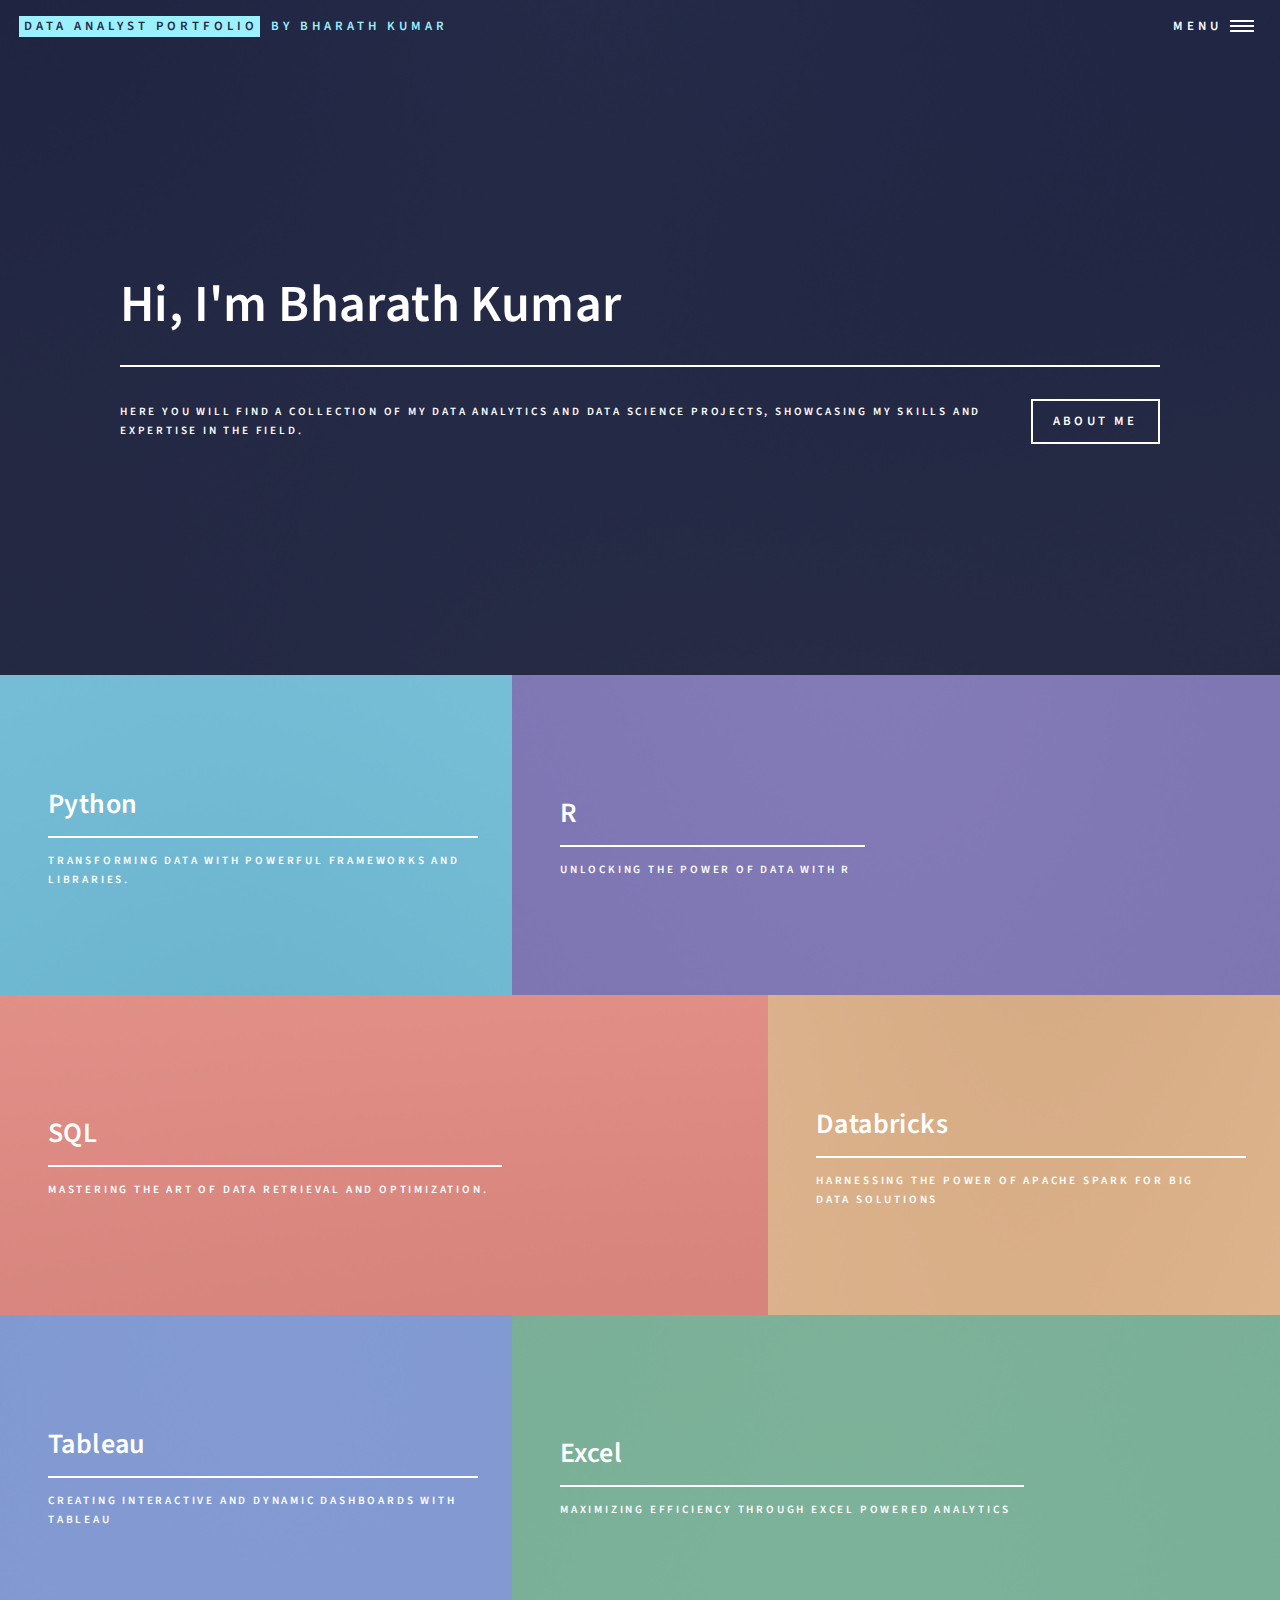
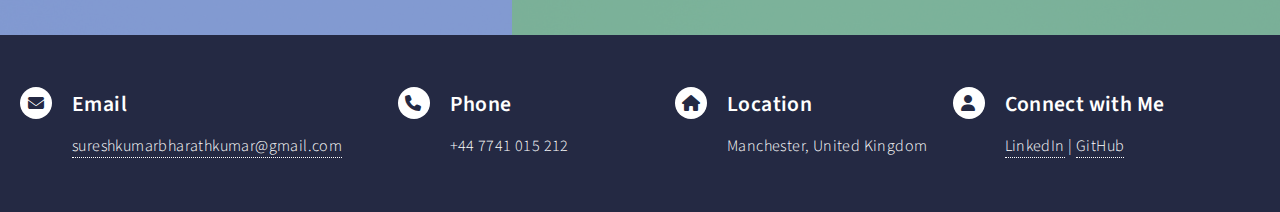
<file: index.html>
<!DOCTYPE HTML>
<!--
	Forty by HTML5 UP
	html5up.net | @ajlkn
	Free for personal and commercial use under the CCA 3.0 license (html5up.net/license)
-->
<html>
	<head>
		<title>Bharath Kumar Data Analyst Portfolio</title>
		<meta charset="utf-8" />
		<meta name="viewport" content="width=device-width, initial-scale=1, user-scalable=no" />
		<link rel="stylesheet" href="assets/css/main.css" />
		<link rel="stylesheet" href="https://cdnjs.cloudflare.com/ajax/libs/font-awesome/6.5.1/css/all.min.css">
		<noscript><link rel="stylesheet" href="assets/css/noscript.css" /></noscript>
	</head>
	<body class="is-preload">
		<!-- Wrapper -->
			<div id="wrapper" class>

				<!-- Header -->
					<header id="header" class="alt">
						<a href="index.html" class="logo responsive-logo"><strong>Data Analyst Portfolio</strong> <span>By Bharath Kumar</span></a>						<nav>
							<a href="#menu">MENU</a>
						</nav>
					</header>

				<!-- Menu -->
				<nav id="menu">
						<ul class="links">
				<li><a href="index.html">Home</a></li>
				<li><a href="about.html">About</a></li>
				<li><a href="#footer">Contact</a></li>
				<div class="dropup">
					<div class="dropup-content">
						<a href="python.html">Python</a>
						<a href="r.html">R</a>
						<a href="sql.html">SQL</a>
						<a href="databricks.html">Databricks</a>
						<a href="https://public.tableau.com/app/profile/bharath.kumar.suresh.kumar" target="_blank" class="link">Tableau</a>
						<a href="excel.html">Excel</a>
					</div>
				</div>
						</ul>
				</nav>

				<!-- Banner -->
					<section id="banner" class="major">
						<div class="inner">
							<header class="major">
								<h1> Hi, I'm Bharath Kumar</h1>
							</header>
							<div class="content">
								<p>HERE YOU WILL FIND A COLLECTION OF MY DATA ANALYTICS AND DATA SCIENCE PROJECTS, SHOWCASING MY SKILLS AND EXPERTISE IN THE FIELD.<br /></p>
								<ul class="actions">
									<li><a href="about.html" class="button">ABOUT ME</a></li>
								</ul>
							</div>
						</div>
					</section>

				<!-- Main -->
					<div id="main">

						<!-- One -->
							<section id="one" class="tiles">
								<article>
									<span class="image">
										<img src="images/pic01.jpg" alt="" />
									</span>
									<header class="major">
										<h3><a href="python.html" class="link">Python</a></h3>
										<p>Transforming Data With Powerful Frameworks and Libraries.</p>
									</header>
								</article>
								<article>
									<span class="image">
										<img src="images/pic02.jpg" alt="" />
									</span>
									<header class="major">
										<h3><a href="r.html" class="link">R</a></h3>
										<p>Unlocking the power of data with r</p>
									</header>
								</article>
								<article>
									<span class="image">
										<img src="images/pic03.jpg" alt="" />
									</span>
									<header class="major">
										<h3><a href="sql.html" class="link">SQL</a></h3>
										<p>Mastering the art of data retrieval and optimization.</p>
									</header>
								</article>
								<article>
									<span class="image">
										<img src="images/pic04.jpg" alt="" />
									</span>
									<header class="major">
										<h3><a href="databricks.html" class="link">Databricks</a></h3>
										<p>Harnessing the power of Apache Spark for big data solutions</p>
									</header>
								</article>
								<article>
									<span class="image">
										<img src="images/pic05.jpg" alt="" />
									</span>
									<header class="major">
										<h3><a href="tableau.html" target="_blank" class="link">Tableau</a>
										</h3>
										<p>Creating interactive  and dynamic dashboards with tableau</p>
									</header>
								</article>
								<article>
									<span class="image">
										<img src="images/pic06.jpg" alt="" />
									</span>
									<header class="major">
										<h3><a href="excel.html" class="link">Excel</a></h3>
										<p>Maximizing efficiency through Excel powered analytics</p>
									</header>
								</article>
							</section>

						<!-- Two -->
						<!----	<section id="two">
								<div class="inner">
									<header class="major">
										<h2>Massa libero</h2>
									</header>
									<p>Nullam et orci eu lorem consequat tincidunt vivamus et sagittis libero. Mauris aliquet magna magna sed nunc rhoncus pharetra. Pellentesque condimentum sem. In efficitur ligula tate urna. Maecenas laoreet massa vel lacinia pellentesque lorem ipsum dolor. Nullam et orci eu lorem consequat tincidunt. Vivamus et sagittis libero. Mauris aliquet magna magna sed nunc rhoncus amet pharetra et feugiat tempus.</p>
									<ul class="actions">
										<li><a href="landing.html" class="button next">Get Started</a></li>
									</ul>
								</div>
							</section>-->

					</div>

				<!-- Contact -->
					<!--<section id="contact">
						<div class="inner">
							<section>
								<form method="post" action="#">
									<div class="fields">
										<div class="field half">
											<label for="name">Name</label>
											<input type="text" name="name" id="name" />
										</div>
										<div class="field half">
											<label for="email">Email</label>
											<input type="text" name="email" id="email" />
										</div>
										<div class="field">
											<label for="message">Message</label>
											<textarea name="message" id="message" rows="6"></textarea>
										</div>
									</div>
									<ul class="actions">
										<li><input type="submit" value="Send Message" class="primary" /></li>
										<li><input type="reset" value="Clear" /></li>
									</ul>
								</form>
							</section>-->
							</div>
						</section>
						<p></p>
						<footer id="footer" style="padding: 20px;">
							<section class="split" style="display: flex; flex-wrap: wrap; justify-content: flex-start; gap: 20px;">
						  
							  <section style="flex: 1 1 250px; min-width: 200px;">
								<div class="contact-method">
								  <span class="icon solid alt fa-envelope"></span>
								  <h3>Email</h3>
								  <a href="mailto:sureshkumarbharathkumar@gmail.com">sureshkumarbharathkumar@gmail.com</a>
								</div>
							  </section>
						  
							  <section style="flex: 1 1 150px; min-width: 150px;">
								<div class="contact-method">
								  <span class="icon solid alt fa-phone"></span>
								  <h3>Phone</h3>
								  <span>+44 7741 015 212</span>
								</div>
							  </section>
						  
							  <section style="flex: 1 1 150px; min-width: 150px;">
								<div class="contact-method">
								  <span class="icon solid alt fa-home"></span>
								  <h3>Location</h3>
								  <span>Manchester, United Kingdom</span>
								</div>
							  </section>
						  
							  <section style="flex: 1 1 200px; min-width: 200px;">
								<div class="contact-method">
									<span class="icon solid alt fa-user"></span>
									<h3>Connect with Me</h3>
								  <span>
									<a href="https://www.linkedin.com/in/bharath-kumar07/" target="_blank">LinkedIn</a> | 
									<a href="https://github.com/BharathKumar8202" target="_blank">GitHub</a>
								  </span>
								</div>
							  </section>
						  
							</section>
						  </footer>
						  




							</section>
		

				<!-- Footer -->
					<!--<footer id="footer">
						<div class="inner">
							<ul class="icons">
								<li><a href="https://github.com/BharathKumar8202" target="_blank" class="icon brands alt fa-github"><span class="label">GitHub</span></a></li>
								<li><a href="https://www.linkedin.com/in/bharath-kumar07" target="_blank" class="icon brands alt fa-linkedin-in">
									<span class="label">LinkedIn</span></a></li>
							</ul>
							<ul class="copyright">
								<li>&copy; Untitled</li><li>Design: <a href="https://html5up.net">HTML5 UP</a></li>
							</ul>
						</div>
					</footer>-->

			</div>

		<!-- Scripts -->
			<script src="assets/js/jquery.min.js"></script>
			<script src="assets/js/jquery.scrolly.min.js"></script>
			<script src="assets/js/jquery.scrollex.min.js"></script>
			<script src="assets/js/browser.min.js"></script>
			<script src="assets/js/breakpoints.min.js"></script>
			<script src="assets/js/util.js"></script>
			<script src="assets/js/main.js"></script>

	</body>
</html>
</file>
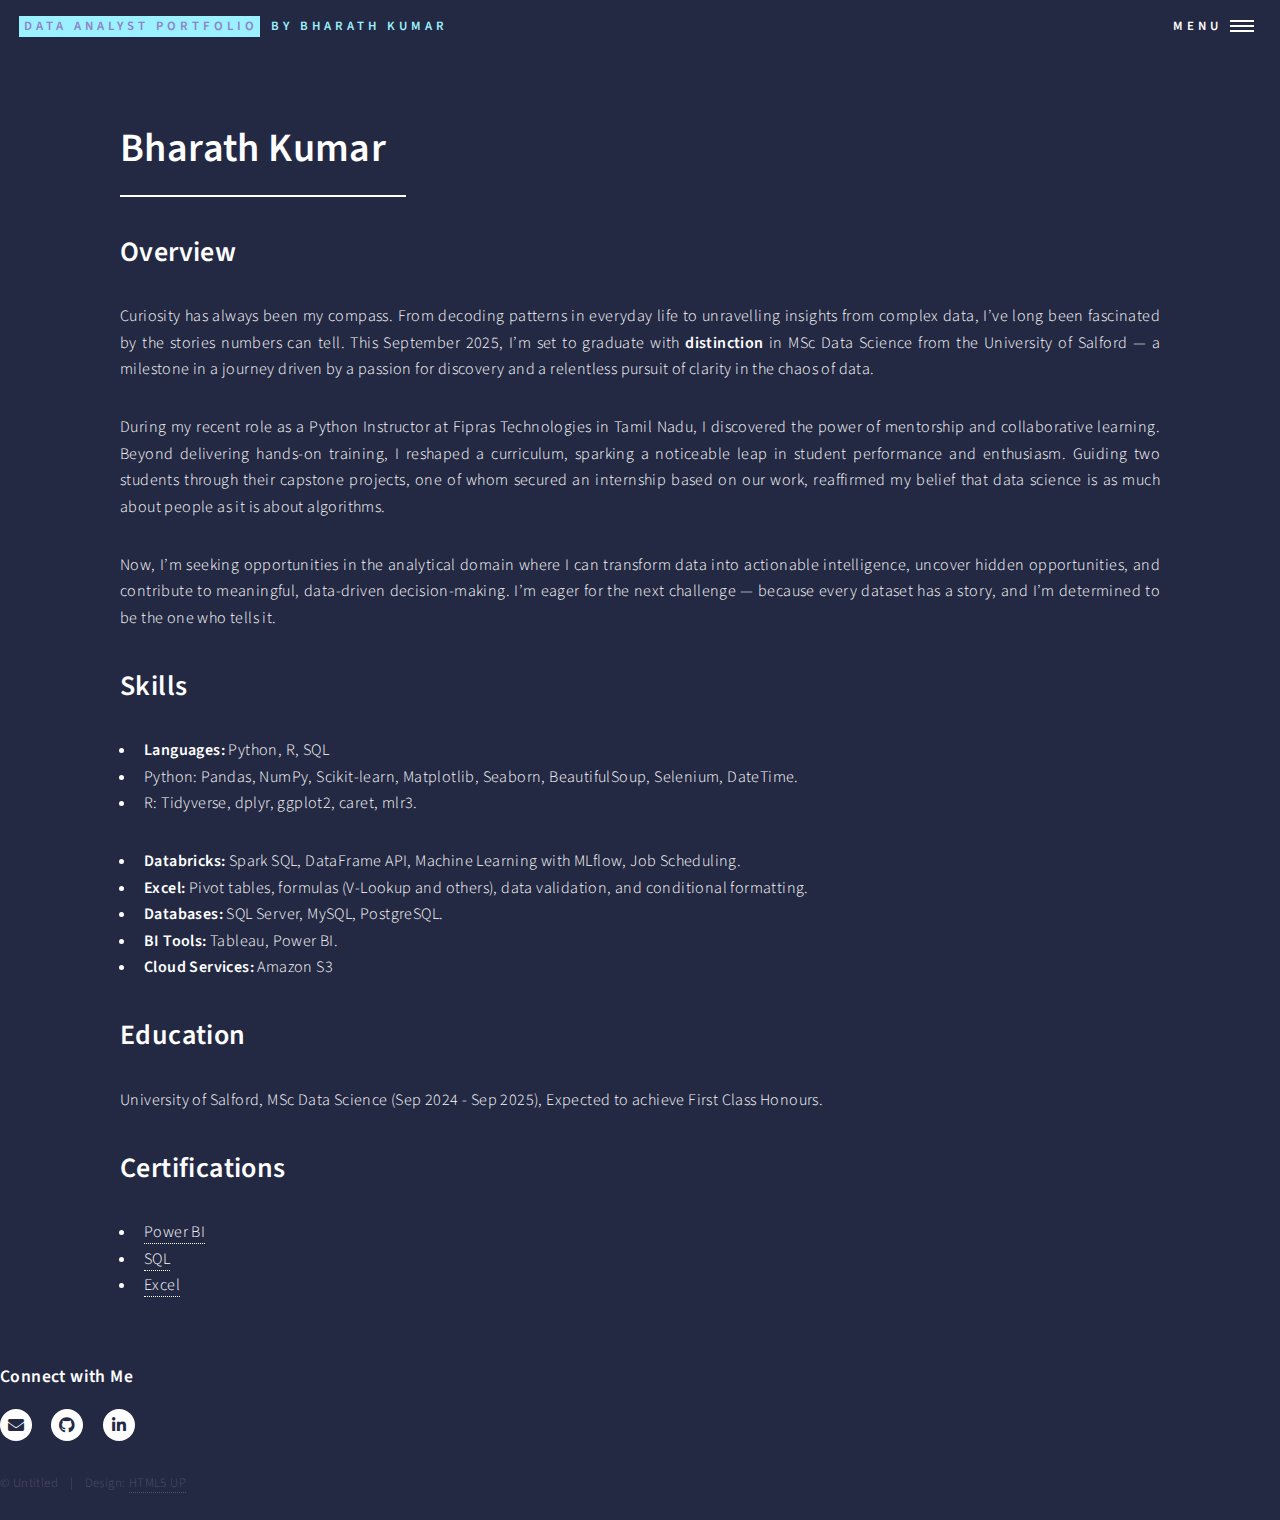
<file: about.html>
<!DOCTYPE HTML>
<!--
	Forty by HTML5 UP
	html5up.net | @ajlkn
	Free for personal and commercial use under the CCA 3.0 license (html5up.net/license)
-->
<html>
	<head>
		<title>About - Bharath Kumar</title>
		<meta charset="utf-8" />
		<meta name="viewport" content="width=device-width, initial-scale=1, user-scalable=no" />
		<link rel="stylesheet" href="assets/css/main.css" />
		<noscript><link rel="stylesheet" href="assets/css/noscript.css" /></noscript>
	</head>
	<body class="is-preload">

		<!-- Wrapper -->
			<div id="wrapper">

				<!-- Header -->
				<!-- Note: The "styleN" class below should match that of the banner element. -->
					<header id="header" class="alt style2">
						<a href="index.html" class="logo"><strong>Data Analyst Portfolio</strong> <span>by Bharath Kumar</span></a>
						<nav>
							<a href="#menu">Menu</a>
						</nav>
					</header>

				<!-- Menu -->
				<nav id="menu">
					<ul class="links">
						<li><a href="index.html">Home</a></li>
						<li><a href="about.html">About</a></li>
						<li><a href="https://www.linkedin.com/in/bharath-kumar07/" target="_blank">Contact</a></li>
					</ul>
						 <div class="dropup">
							  <div class="dropup-content">
									<a href="python.html">Python</a>
									<a href="r.html">R</a>
									<a href="sql.html">SQL</a>
									<a href="excel.html">Excel</a>
									<a href="https://public.tableau.com/app/profile/bharath.kumar.suresh.kumar" target="_blank" class="link">Tableau</a>
									<a href="databricks.html">Databricks</a>
							</div>
						 </div>							
				</nav>


				<!-- Banner -->
				<!-- Note: The "styleN" class below should match that of the header element. -->
					<!--<section id="banner" class="style2">
						<div class="inner">
							<span class="image">
								<img src="images/pic07.jpg" alt="" />
							</span>
							<header class="major">
								<h1>Tianna Parris</h1>
							</header>
							<div class="content">
								<p>.htfh</p>
							</div>
						</div>
					</section>-->

				
				<!-- One -->
				<section id="one">
					<div class="inner">
						<header class="major">
							<h1>Bharath Kumar</h1>
						</header>

						<header>
							<h2>Overview</h2>
							<p style="text-align: justify;">
								Curiosity has always been my compass. From decoding patterns in everyday life to unravelling insights from complex data,
								 I’ve long been fascinated by the stories numbers can tell. 
								This September 2025, I’m set to graduate with <b>distinction</b> in MSc Data Science from the University of Salford — a milestone in a journey driven by a passion for discovery and a relentless pursuit of clarity in the chaos of data.</p>
							<p style="text-align: justify;">
								During my recent role as a Python Instructor at Fipras Technologies in Tamil Nadu, I discovered the power of mentorship and collaborative learning. Beyond delivering hands-on training, I reshaped a curriculum, sparking a noticeable leap in student performance and enthusiasm. Guiding two students through their capstone projects, one of whom secured an internship based on our work, reaffirmed my belief that data science is as much about people as it is about algorithms.<br>

							<p style="text-align: justify;">	
								Now, I’m seeking opportunities in the analytical domain where I can transform data into actionable intelligence, uncover hidden opportunities, and contribute to meaningful, data-driven decision-making. I’m eager for the next challenge — because every dataset has a story, and I’m determined to be the one who tells it.</p>
								
								

						<header>
							<h2>Skills</h2>
						</header>
								<ul>
									<li ><b>Languages:</b> Python, R, SQL</li>
									
											<li>Python: Pandas, NumPy, Scikit-learn, Matplotlib, Seaborn, BeautifulSoup, Selenium, DateTime. </li>
											
											<li>R: Tidyverse, dplyr, ggplot2, caret, mlr3. </li>
									<p></p>
                                    <li><b>Databricks:</b> Spark SQL, DataFrame API, Machine Learning with MLflow, Job Scheduling.</li>
									<li><b>Excel: </b>Pivot tables, formulas (V-Lookup and others), data validation, and conditional formatting.</li>
									<li><b>Databases:</b> SQL Server, MySQL, PostgreSQL. </li>
									<li><b>BI Tools: </b>Tableau, Power BI.</li>
									<li><b>Cloud Services:</b> Amazon S3 </li>
								</ul>

							</p>
						

						<header>
							<h2>Education</h2>
							<p style="text-align: justify;">University of Salford, MSc Data Science (Sep 2024 - Sep 2025), Expected to achieve First Class Honours.</p>
						</header>

						<header>
							<h2>Certifications</h2>
							<ul>
								<li><a href="https://udemy-certificate.s3.amazonaws.com/pdf/UC-c92d74c6-77cd-44e5-b5b5-4b19f12ef50b.pdf" target="_blank">Power BI</a></li>
								<li><a href="https://udemy-certificate.s3.amazonaws.com/pdf/UC-fc2b8ddc-1e4e-41b3-b646-6b0deddb378f.pdf" target="_blank">SQL</a></li>
								<li><a href="https://udemy-certificate.s3.amazonaws.com/pdf/UC-24e1d1d4-1a97-4d78-b111-a187778005e8.pdf" target="_blank">Excel</a></li>
							</ul>
						</header>



				</div>

				
				<section class="split">
					<section>
						<h4>Connect with Me</h4>															
					</section>
				</section>
			</div>
		</section>

	<!-- Footer -->
		<footer id="footer">
			<div class="inner">
				<ul class="icons">
					<li><a href="mailto:sureshkumarbharathkumar@gmail.com" target="_blank" class="icon solid alt fa-envelope"><span class="label">Mail</span></a></li>
					<li><a href="https://github.com/BharathKumar8202" target="_blank" class="icon brands alt fa-github"><span class="label">GitHub</span></a></li>
					<li><a href="https://www.linkedin.com/in/bharath-kumar07/" target="_blank" class="icon brands alt fa-linkedin-in"><span class="label">LinkedIn</span></a></li>
				</ul>
				<ul class="copyright">
					<li>&copy; Untitled</li><li>Design: <a href="https://html5up.net">HTML5 UP</a></li>
				</ul>
			</div>
		</footer>

			</div>

		<!-- Scripts -->
			<script src="assets/js/jquery.min.js"></script>
			<script src="assets/js/jquery.scrolly.min.js"></script>
			<script src="assets/js/jquery.scrollex.min.js"></script>
			<script src="assets/js/browser.min.js"></script>
			<script src="assets/js/breakpoints.min.js"></script>
			<script src="assets/js/util.js"></script>
			<script src="assets/js/main.js"></script>

	</body>
</html>
</file>
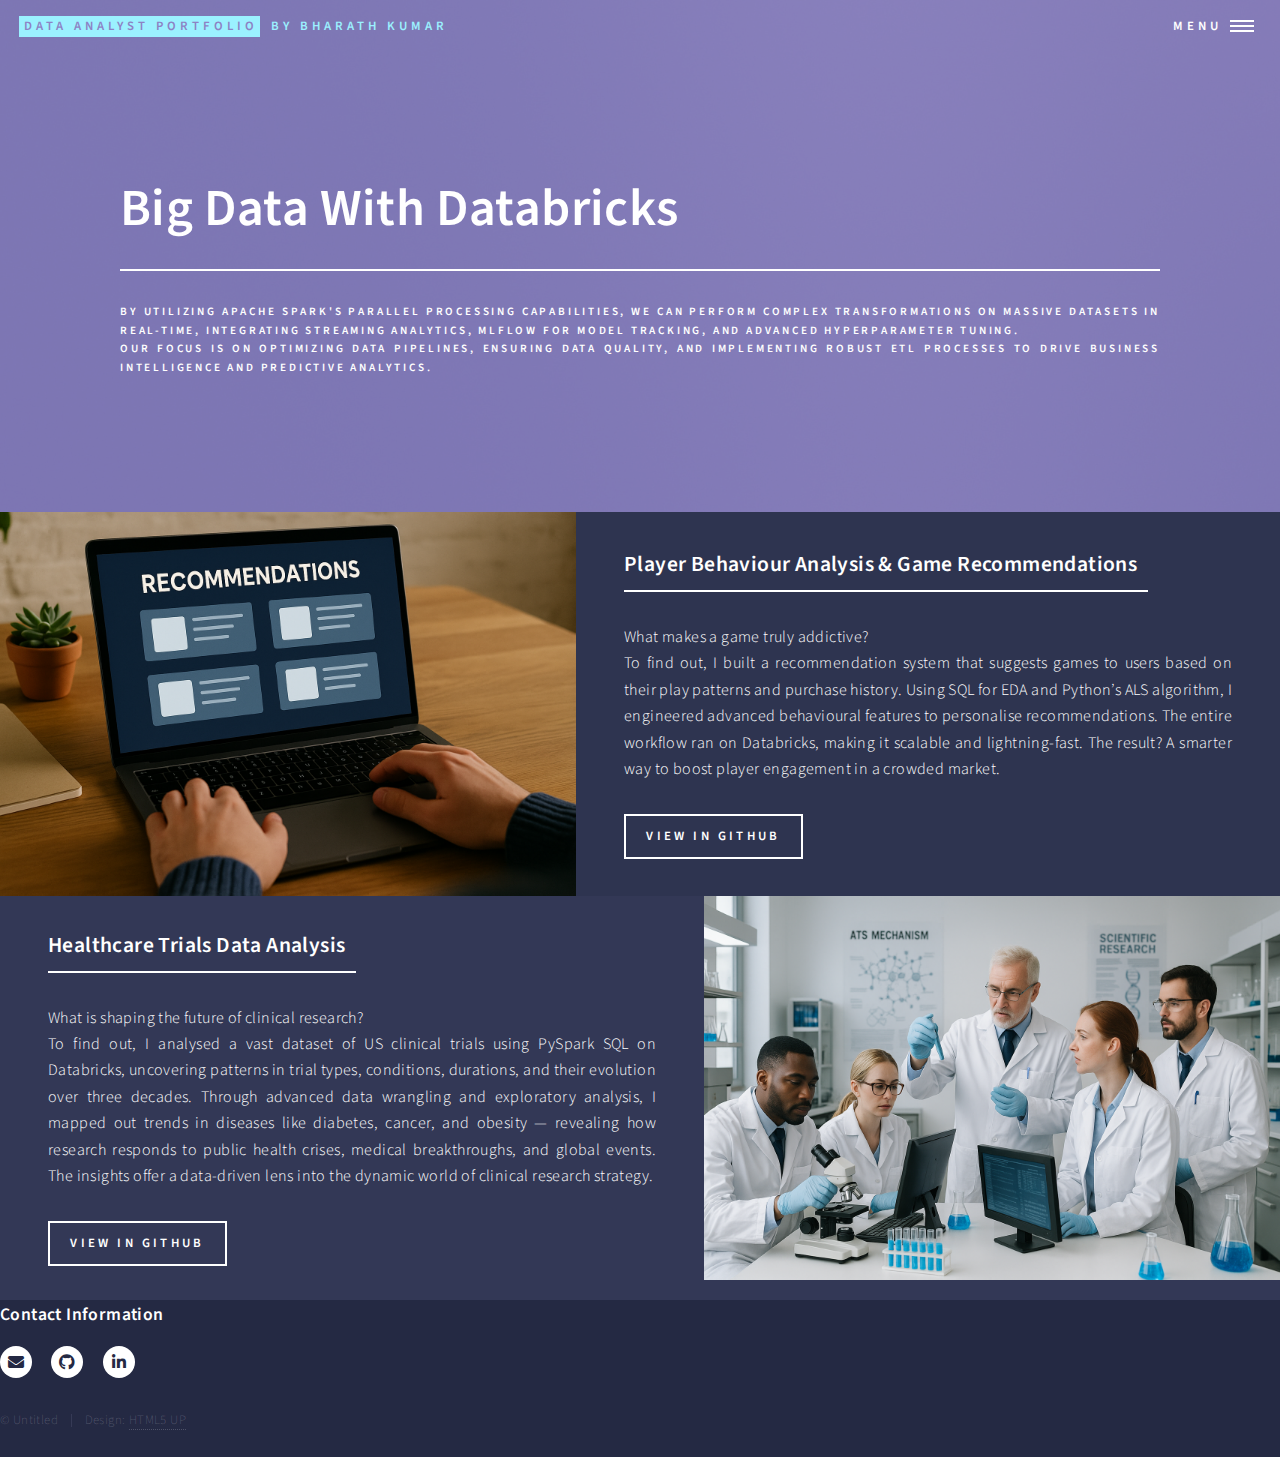
<file: databricks.html>
<!DOCTYPE HTML>
<!--
	Forty by HTML5 UP
	html5up.net | @ajlkn
	Free for personal and commercial use under the CCA 3.0 license (html5up.net/license)
-->
<html>
	<head>
		<title>Databricks</title>
		<meta charset="utf-8" />
		<meta name="viewport" content="width=device-width, initial-scale=1, user-scalable=no" />
		<link rel="stylesheet" href="assets/css/main.css" />
		<noscript><link rel="stylesheet" href="assets/css/noscript.css" /></noscript>
	</head>
	<body class="is-preload">

		<!-- Wrapper -->
			<div id="wrapper">

				<!-- Header -->
				<!-- Note: The "styleN" class below should match that of the banner element. -->
					<header id="header" class="alt style2">
						<a href="index.html" class="logo"><strong>Data Analyst Portfolio</strong> <span>by Bharath Kumar</span></a>
						<nav>
							<a href="#menu">Menu</a>
						</nav>
					</header>

				<!-- Menu -->
				<nav id="menu">
					<ul class="links">
						<li><a href="index.html">Home</a></li>
						<li><a href="about.html">About</a></li>
						<li><a href="https://www.linkedin.com/in/bharath-kumar07/" target="_blank">Contact</a></li>
					</ul>
						 <div class="dropup">
							<button class="dropbtn">Portfolio Projects</button>
							  <div class="dropup-content">
									<a href="python.html">Python</a>
									<a href="r.html">R</a>
									<a href="sql.html">SQL</a>
                                    <a href="databricks.html">Databricks</a>
                                    <a href="https://public.tableau.com/app/profile/bharath.kumar.suresh.kumar" target="_blank" class="link">Tableau</a>
									<a href="excel.html">Excel</a>
						
							</div>
						 </div>							
				</nav>


				<!-- Banner -->
				<!-- Note: The "styleN" class below should match that of the header element. -->
					<section id="banner" class="style2">
						<div class="inner">
							<span class="image">
								<img src="images/pic07.jpg" alt="" />
							</span>
							<header class="major">
								<h1>Big Data With Databricks</h1>
							</header>
							<div class="content">
								<p style="text-align: justify;">By utilizing Apache Spark's parallel processing capabilities, we can perform complex transformations on massive datasets in real-time, integrating streaming analytics, MLflow for model tracking, and advanced hyperparameter tuning.
									<br> Our focus is on optimizing data pipelines, ensuring data quality, and implementing robust ETL processes to drive business intelligence and predictive analytics.
								</p>
							</div>
						</div>
					</section>

				<!-- Main -->
				<div id="main">

					<section id="two" class="spotlights">
						<section>
							<a href="https://github.com/BharathKumar8202/GameRecommendation" target="_blank" class="image">
								<img src="images/recommendation.png" alt="" class="full-height-image" data-position="top center" />
							</a>
							<div class="content">
								<div class="inner">
									<header class="major">
										<h3>Player Behaviour Analysis & Game Recommendations</h3>
									</header>
									<p style="text-align: justify;">
										What makes a game truly addictive?<br>
										 To find out, I built a recommendation system that suggests games to users based on their play patterns and purchase history.
										  Using SQL for EDA and Python’s ALS algorithm, I engineered advanced behavioural features to personalise recommendations. 
										  The entire workflow ran on Databricks, making it scalable and lightning-fast. The result? A smarter way to boost player engagement in a crowded market.</p>
									<ul class="actions">
										<li><a href="https://github.com/BharathKumar8202/GameRecommendation" target="_blank" class="button">View in GitHub</a></li>
									</ul>
								</div>
							</div>
						</section>
						<section>
							<a href="https://github.com/BharathKumar8202/Pharmaceutical_Analysis" target="_blank" class="image">
								<img src="images/clinical_trials.png" alt="" class="full-height-image" data-position="top center" />
							</a>
							<div class="content">
								<div class="inner">
									<header class="major">
										<h3>Healthcare Trials Data Analysis</h3>
									</header>
									<p style="text-align: justify;">
										What is shaping the future of clinical research?<br>
										To find out, I analysed a vast dataset of US clinical trials using PySpark SQL on Databricks, uncovering patterns in trial types, conditions, durations, and their evolution over three decades. Through advanced data wrangling and exploratory analysis, I mapped out trends in diseases like diabetes, cancer, and obesity — revealing how research responds to public health crises, medical breakthroughs, and global events. The insights offer a data-driven lens into the dynamic world of clinical research strategy.</p>
									<ul class="actions">
										<li><a href="https://github.com/BharathKumar8202/Pharmaceutical_Analysis" target="_blank" class="button">View in GitHub</a></li>
									</ul>
								</div>
							</div>
						</section>
					</section>
				</div>

				<section class="split">
					<section>
						<h4>Contact Information</h4>															
					</section>
				</section>
			</div>
		</section>


<!-- Footer -->
	<footer id="footer">
		<div class="inner">
			<ul class="icons">
				<li><a href="mailto:sureshkumarbharathkumar@gmail.com" target="_blank" class="icon solid alt fa-envelope"><span class="label">Mail</span></a></li>
				<li><a href="https://github.com/BharathKumar8202" target="_blank" class="icon brands alt fa-github"><span class="label">GitHub</span></a></li>
				<li><a href="https://www.linkedin.com/in/bharath-kumar07/" target="_blank" class="icon brands alt fa-linkedin-in"><span class="label">LinkedIn</span></a></li>
			</ul>
			<ul class="copyright">
				<li>&copy; Untitled</li><li>Design: <a href="https://html5up.net">HTML5 UP</a></li>
			</ul>
		</div>
	</footer>


		</div>

	<!-- Scripts -->
		<script src="assets/js/jquery.min.js"></script>
		<script src="assets/js/jquery.scrolly.min.js"></script>
		<script src="assets/js/jquery.scrollex.min.js"></script>
		<script src="assets/js/browser.min.js"></script>
		<script src="assets/js/breakpoints.min.js"></script>
		<script src="assets/js/util.js"></script>
		<script src="assets/js/main.js"></script>

</body>
</html>
</file>
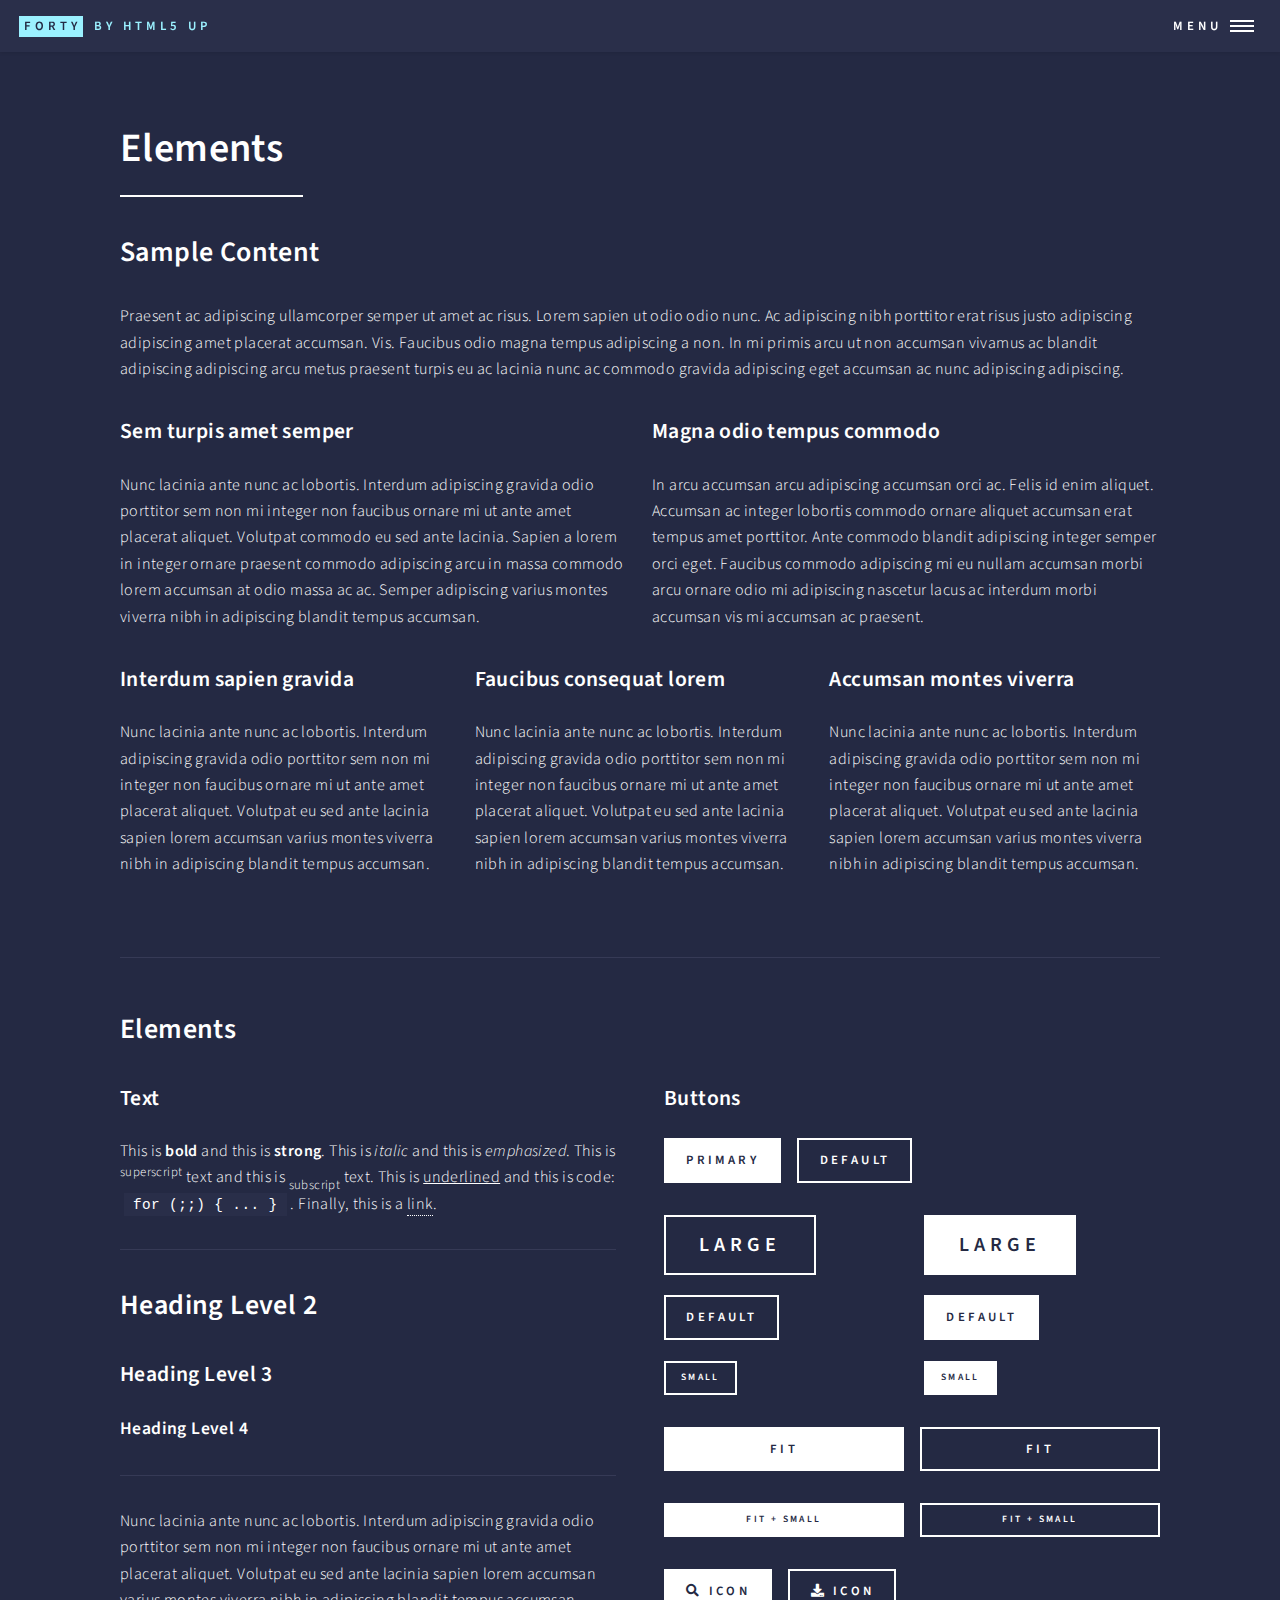
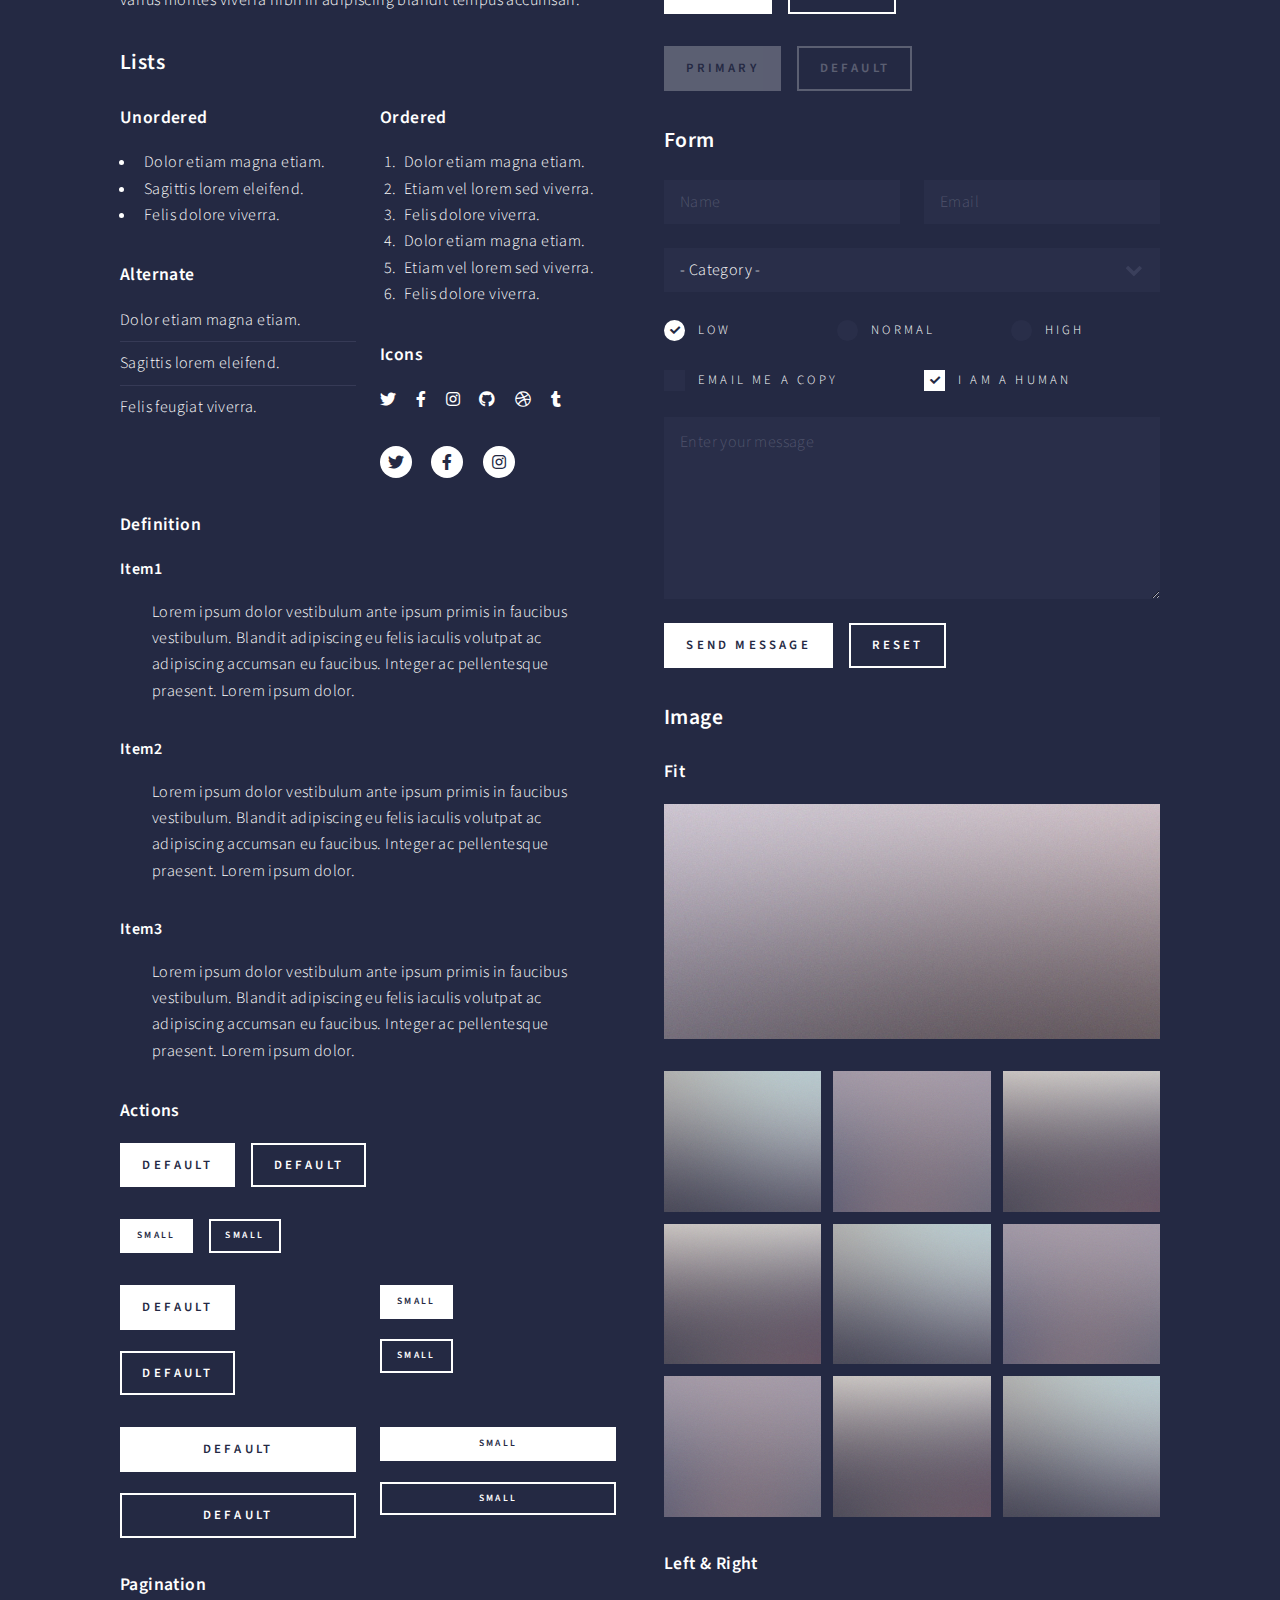
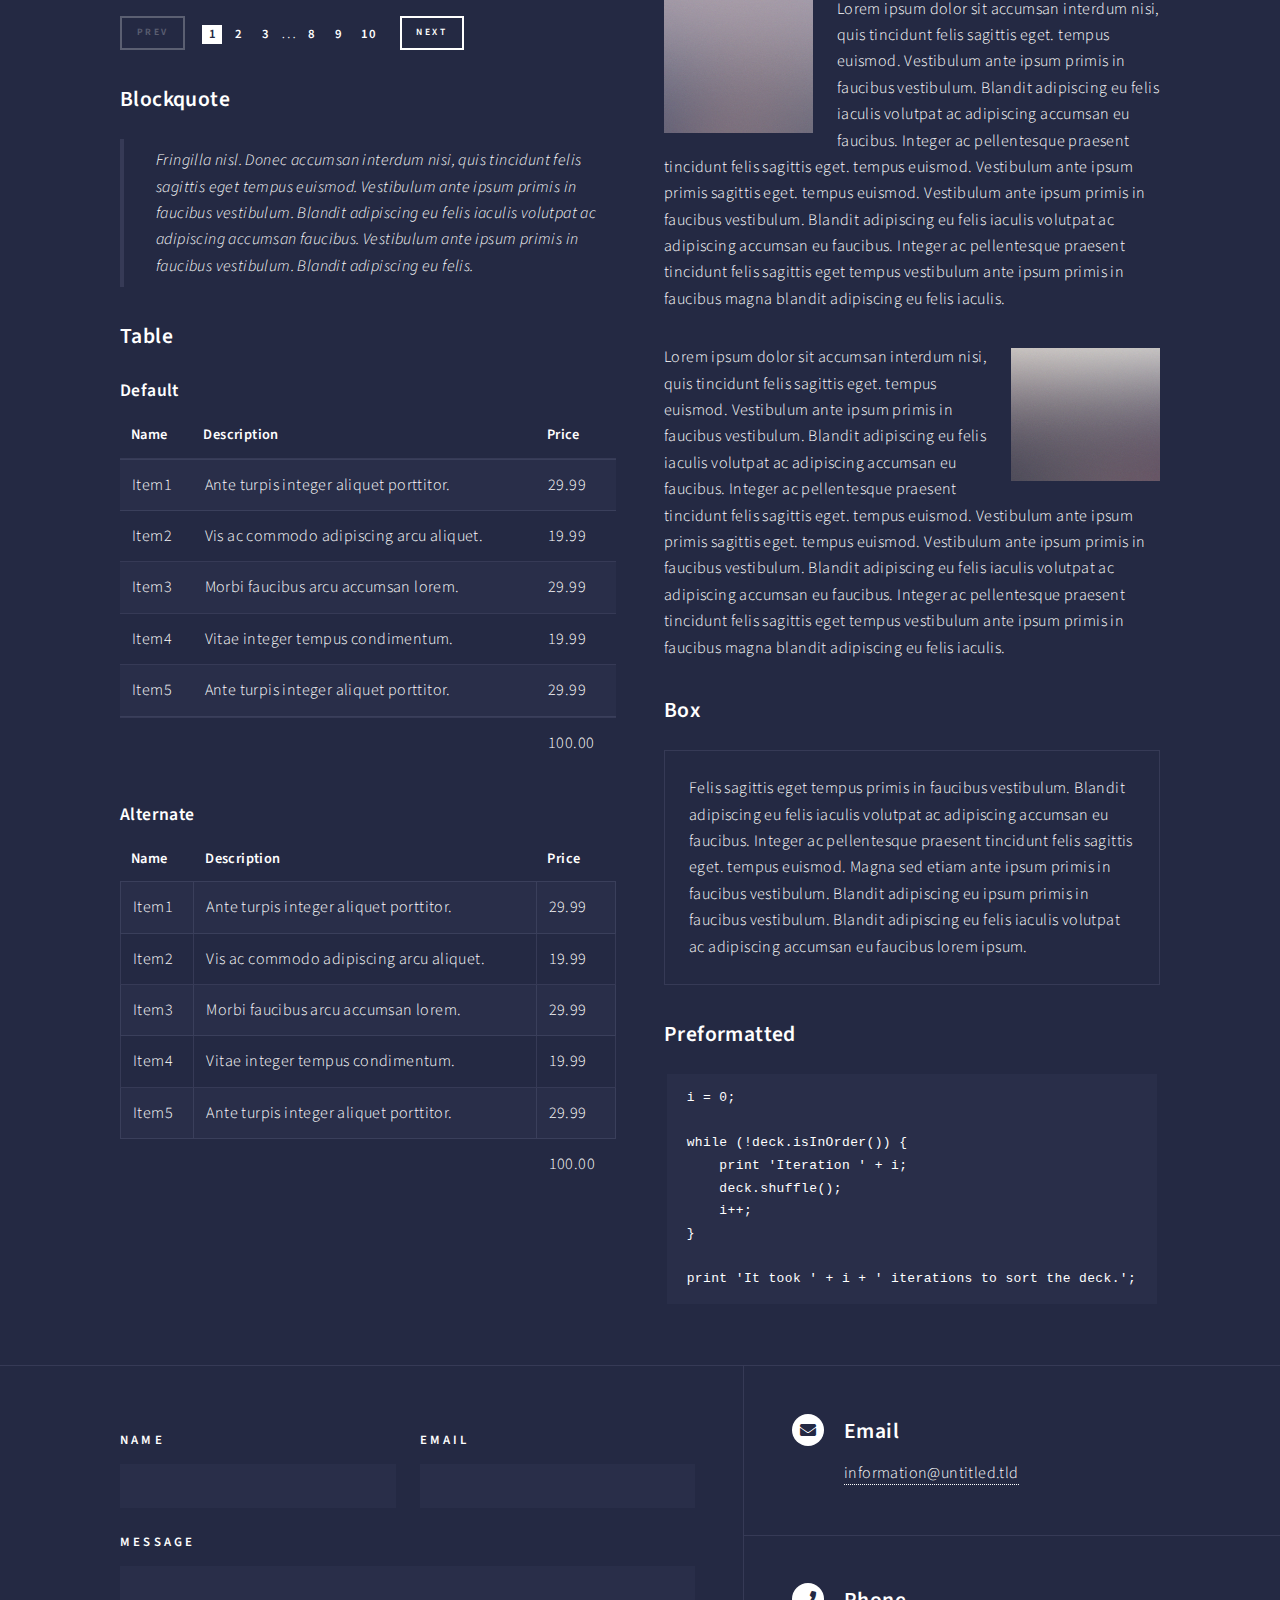
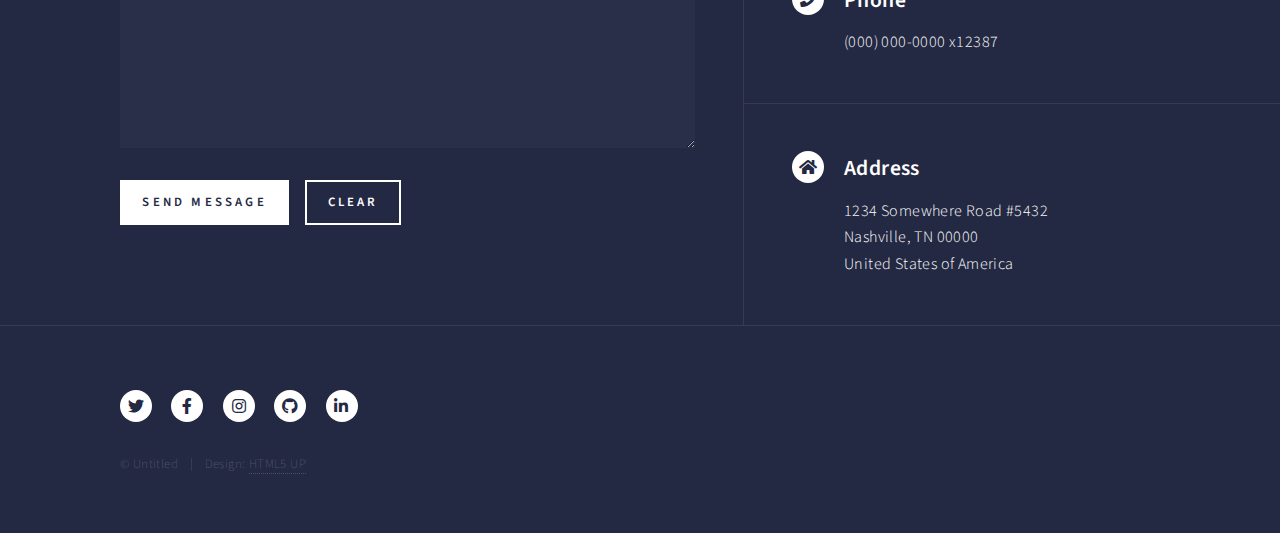
<file: elements.html>
<!DOCTYPE HTML>
<!--
	Forty by HTML5 UP
	html5up.net | @ajlkn
	Free for personal and commercial use under the CCA 3.0 license (html5up.net/license)
-->
<html>
	<head>
		<title>Elements - Forty by HTML5 UP</title>
		<meta charset="utf-8" />
		<meta name="viewport" content="width=device-width, initial-scale=1, user-scalable=no" />
		<link rel="stylesheet" href="assets/css/main.css" />
		<noscript><link rel="stylesheet" href="assets/css/noscript.css" /></noscript>
	</head>
	<body class="is-preload">

		<!-- Wrapper -->
			<div id="wrapper">

				<!-- Header -->
					<header id="header">
						<a href="index.html" class="logo"><strong>Forty</strong> <span>by HTML5 UP</span></a>
						<nav>
							<a href="#menu">Menu</a>
						</nav>
					</header>

				<!-- Menu -->
					<nav id="menu">
						<ul class="links">
							<li><a href="index.html">Home</a></li>
							<li><a href="landing.html">Landing</a></li>
							<li><a href="generic.html">Generic</a></li>
							<li><a href="elements.html">Elements</a></li>
						</ul>
						<ul class="actions stacked">
							<li><a href="#" class="button primary fit">Get Started</a></li>
							<li><a href="#" class="button fit">Log In</a></li>
						</ul>
					</nav>

				<!-- Main -->
					<div id="main" class="alt">

						<!-- One -->
							<section id="one">
								<div class="inner">
									<header class="major">
										<h1>Elements</h1>
									</header>

									<!-- Content -->
										<h2 id="content">Sample Content</h2>
										<p>Praesent ac adipiscing ullamcorper semper ut amet ac risus. Lorem sapien ut odio odio nunc. Ac adipiscing nibh porttitor erat risus justo adipiscing adipiscing amet placerat accumsan. Vis. Faucibus odio magna tempus adipiscing a non. In mi primis arcu ut non accumsan vivamus ac blandit adipiscing adipiscing arcu metus praesent turpis eu ac lacinia nunc ac commodo gravida adipiscing eget accumsan ac nunc adipiscing adipiscing.</p>
										<div class="row">
											<div class="col-6 col-12-small">
												<h3>Sem turpis amet semper</h3>
												<p>Nunc lacinia ante nunc ac lobortis. Interdum adipiscing gravida odio porttitor sem non mi integer non faucibus ornare mi ut ante amet placerat aliquet. Volutpat commodo eu sed ante lacinia. Sapien a lorem in integer ornare praesent commodo adipiscing arcu in massa commodo lorem accumsan at odio massa ac ac. Semper adipiscing varius montes viverra nibh in adipiscing blandit tempus accumsan.</p>
											</div>
											<div class="col-6 col-12-small">
												<h3>Magna odio tempus commodo</h3>
												<p>In arcu accumsan arcu adipiscing accumsan orci ac. Felis id enim aliquet. Accumsan ac integer lobortis commodo ornare aliquet accumsan erat tempus amet porttitor. Ante commodo blandit adipiscing integer semper orci eget. Faucibus commodo adipiscing mi eu nullam accumsan morbi arcu ornare odio mi adipiscing nascetur lacus ac interdum morbi accumsan vis mi accumsan ac praesent.</p>
											</div>
											<!-- Break -->
											<div class="col-4 col-12-medium">
												<h3>Interdum sapien gravida</h3>
												<p>Nunc lacinia ante nunc ac lobortis. Interdum adipiscing gravida odio porttitor sem non mi integer non faucibus ornare mi ut ante amet placerat aliquet. Volutpat eu sed ante lacinia sapien lorem accumsan varius montes viverra nibh in adipiscing blandit tempus accumsan.</p>
											</div>
											<div class="col-4 col-12-medium">
												<h3>Faucibus consequat lorem</h3>
												<p>Nunc lacinia ante nunc ac lobortis. Interdum adipiscing gravida odio porttitor sem non mi integer non faucibus ornare mi ut ante amet placerat aliquet. Volutpat eu sed ante lacinia sapien lorem accumsan varius montes viverra nibh in adipiscing blandit tempus accumsan.</p>
											</div>
											<div class="col-4 col-12-medium">
												<h3>Accumsan montes viverra</h3>
												<p>Nunc lacinia ante nunc ac lobortis. Interdum adipiscing gravida odio porttitor sem non mi integer non faucibus ornare mi ut ante amet placerat aliquet. Volutpat eu sed ante lacinia sapien lorem accumsan varius montes viverra nibh in adipiscing blandit tempus accumsan.</p>
											</div>
										</div>

									<hr class="major" />

									<!-- Elements -->
										<h2 id="elements">Elements</h2>
										<div class="row gtr-200">
											<div class="col-6 col-12-medium">

												<!-- Text stuff -->
													<h3>Text</h3>
													<p>This is <b>bold</b> and this is <strong>strong</strong>. This is <i>italic</i> and this is <em>emphasized</em>.
													This is <sup>superscript</sup> text and this is <sub>subscript</sub> text.
													This is <u>underlined</u> and this is code: <code>for (;;) { ... }</code>.
													Finally, this is a <a href="#">link</a>.</p>
													<hr />
													<h2>Heading Level 2</h2>
													<h3>Heading Level 3</h3>
													<h4>Heading Level 4</h4>
													<hr />
													<p>Nunc lacinia ante nunc ac lobortis. Interdum adipiscing gravida odio porttitor sem non mi integer non faucibus ornare mi ut ante amet placerat aliquet. Volutpat eu sed ante lacinia sapien lorem accumsan varius montes viverra nibh in adipiscing blandit tempus accumsan.</p>

												<!-- Lists -->
													<h3>Lists</h3>
													<div class="row">
														<div class="col-6 col-12-small">

															<h4>Unordered</h4>
															<ul>
																<li>Dolor etiam magna etiam.</li>
																<li>Sagittis lorem eleifend.</li>
																<li>Felis dolore viverra.</li>
															</ul>

															<h4>Alternate</h4>
															<ul class="alt">
																<li>Dolor etiam magna etiam.</li>
																<li>Sagittis lorem eleifend.</li>
																<li>Felis feugiat viverra.</li>
															</ul>

														</div>
														<div class="col-6 col-12-small">

															<h4>Ordered</h4>
															<ol>
																<li>Dolor etiam magna etiam.</li>
																<li>Etiam vel lorem sed viverra.</li>
																<li>Felis dolore viverra.</li>
																<li>Dolor etiam magna etiam.</li>
																<li>Etiam vel lorem sed viverra.</li>
																<li>Felis dolore viverra.</li>
															</ol>

															<h4>Icons</h4>
															<ul class="icons">
																<li><a href="#" class="icon brands fa-twitter"><span class="label">Twitter</span></a></li>
																<li><a href="#" class="icon brands fa-facebook-f"><span class="label">Facebook</span></a></li>
																<li><a href="#" class="icon brands fa-instagram"><span class="label">Instagram</span></a></li>
																<li><a href="#" class="icon brands fa-github"><span class="label">Github</span></a></li>
																<li><a href="#" class="icon brands fa-dribbble"><span class="label">Dribbble</span></a></li>
																<li><a href="#" class="icon brands fa-tumblr"><span class="label">Tumblr</span></a></li>
															</ul>
															<ul class="icons">
																<li><a href="#" class="icon brands alt fa-twitter"><span class="label">Twitter</span></a></li>
																<li><a href="#" class="icon brands alt fa-facebook-f"><span class="label">Facebook</span></a></li>
																<li><a href="#" class="icon brands alt fa-instagram"><span class="label">Instagram</span></a></li>
															</ul>

														</div>
													</div>
													<h4>Definition</h4>
													<dl>
														<dt>Item1</dt>
														<dd>
															<p>Lorem ipsum dolor vestibulum ante ipsum primis in faucibus vestibulum. Blandit adipiscing eu felis iaculis volutpat ac adipiscing accumsan eu faucibus. Integer ac pellentesque praesent. Lorem ipsum dolor.</p>
														</dd>
														<dt>Item2</dt>
														<dd>
															<p>Lorem ipsum dolor vestibulum ante ipsum primis in faucibus vestibulum. Blandit adipiscing eu felis iaculis volutpat ac adipiscing accumsan eu faucibus. Integer ac pellentesque praesent. Lorem ipsum dolor.</p>
														</dd>
														<dt>Item3</dt>
														<dd>
															<p>Lorem ipsum dolor vestibulum ante ipsum primis in faucibus vestibulum. Blandit adipiscing eu felis iaculis volutpat ac adipiscing accumsan eu faucibus. Integer ac pellentesque praesent. Lorem ipsum dolor.</p>
														</dd>
													</dl>

													<h4>Actions</h4>
													<ul class="actions">
														<li><a href="#" class="button primary">Default</a></li>
														<li><a href="#" class="button">Default</a></li>
													</ul>
													<ul class="actions small">
														<li><a href="#" class="button primary small">Small</a></li>
														<li><a href="#" class="button small">Small</a></li>
													</ul>
													<div class="row">
														<div class="col-6 col-12-small">
															<ul class="actions stacked">
																<li><a href="#" class="button primary">Default</a></li>
																<li><a href="#" class="button">Default</a></li>
															</ul>
														</div>
														<div class="col-6 col-12-small">
															<ul class="actions stacked">
																<li><a href="#" class="button primary small">Small</a></li>
																<li><a href="#" class="button small">Small</a></li>
															</ul>
														</div>
														<div class="col-6 col-12-small">
															<ul class="actions stacked">
																<li><a href="#" class="button primary fit">Default</a></li>
																<li><a href="#" class="button fit">Default</a></li>
															</ul>
														</div>
														<div class="col-6 col-12-small">
															<ul class="actions stacked">
																<li><a href="#" class="button primary small fit">Small</a></li>
																<li><a href="#" class="button small fit">Small</a></li>
															</ul>
														</div>
													</div>

													<h4>Pagination</h4>
													<ul class="pagination">
														<li><span class="button small disabled">Prev</span></li>
														<li><a href="#" class="page active">1</a></li>
														<li><a href="#" class="page">2</a></li>
														<li><a href="#" class="page">3</a></li>
														<li><span>&hellip;</span></li>
														<li><a href="#" class="page">8</a></li>
														<li><a href="#" class="page">9</a></li>
														<li><a href="#" class="page">10</a></li>
														<li><a href="#" class="button small">Next</a></li>
													</ul>

												<!-- Blockquote -->
													<h3>Blockquote</h3>
													<blockquote>Fringilla nisl. Donec accumsan interdum nisi, quis tincidunt felis sagittis eget tempus euismod. Vestibulum ante ipsum primis in faucibus vestibulum. Blandit adipiscing eu felis iaculis volutpat ac adipiscing accumsan faucibus. Vestibulum ante ipsum primis in faucibus vestibulum. Blandit adipiscing eu felis.</blockquote>

												<!-- Table -->
													<h3>Table</h3>

													<h4>Default</h4>
													<div class="table-wrapper">
														<table>
															<thead>
																<tr>
																	<th>Name</th>
																	<th>Description</th>
																	<th>Price</th>
																</tr>
															</thead>
															<tbody>
																<tr>
																	<td>Item1</td>
																	<td>Ante turpis integer aliquet porttitor.</td>
																	<td>29.99</td>
																</tr>
																<tr>
																	<td>Item2</td>
																	<td>Vis ac commodo adipiscing arcu aliquet.</td>
																	<td>19.99</td>
																</tr>
																<tr>
																	<td>Item3</td>
																	<td> Morbi faucibus arcu accumsan lorem.</td>
																	<td>29.99</td>
																</tr>
																<tr>
																	<td>Item4</td>
																	<td>Vitae integer tempus condimentum.</td>
																	<td>19.99</td>
																</tr>
																<tr>
																	<td>Item5</td>
																	<td>Ante turpis integer aliquet porttitor.</td>
																	<td>29.99</td>
																</tr>
															</tbody>
															<tfoot>
																<tr>
																	<td colspan="2"></td>
																	<td>100.00</td>
																</tr>
															</tfoot>
														</table>
													</div>

													<h4>Alternate</h4>
													<div class="table-wrapper">
														<table class="alt">
															<thead>
																<tr>
																	<th>Name</th>
																	<th>Description</th>
																	<th>Price</th>
																</tr>
															</thead>
															<tbody>
																<tr>
																	<td>Item1</td>
																	<td>Ante turpis integer aliquet porttitor.</td>
																	<td>29.99</td>
																</tr>
																<tr>
																	<td>Item2</td>
																	<td>Vis ac commodo adipiscing arcu aliquet.</td>
																	<td>19.99</td>
																</tr>
																<tr>
																	<td>Item3</td>
																	<td> Morbi faucibus arcu accumsan lorem.</td>
																	<td>29.99</td>
																</tr>
																<tr>
																	<td>Item4</td>
																	<td>Vitae integer tempus condimentum.</td>
																	<td>19.99</td>
																</tr>
																<tr>
																	<td>Item5</td>
																	<td>Ante turpis integer aliquet porttitor.</td>
																	<td>29.99</td>
																</tr>
															</tbody>
															<tfoot>
																<tr>
																	<td colspan="2"></td>
																	<td>100.00</td>
																</tr>
															</tfoot>
														</table>
													</div>

											</div>
											<div class="col-6 col-12-medium">

												<!-- Buttons -->
													<h3>Buttons</h3>
													<ul class="actions">
														<li><a href="#" class="button primary">Primary</a></li>
														<li><a href="#" class="button">Default</a></li>
													</ul>
													<div class="row">
														<div class="col-6 col-12-xsmall">
															<ul class="actions stacked">
																<li><a href="#" class="button large">Large</a></li>
																<li><a href="#" class="button">Default</a></li>
																<li><a href="#" class="button small">Small</a></li>
															</ul>
														</div>
														<div class="col-6 col-12-xsmall">
															<ul class="actions stacked">
																<li><a href="#" class="button primary large">Large</a></li>
																<li><a href="#" class="button primary">Default</a></li>
																<li><a href="#" class="button primary small">Small</a></li>
															</ul>
														</div>
													</div>
													<ul class="actions fit">
														<li><a href="#" class="button primary fit">Fit</a></li>
														<li><a href="#" class="button fit">Fit</a></li>
													</ul>
													<ul class="actions fit small">
														<li><a href="#" class="button primary fit small">Fit + Small</a></li>
														<li><a href="#" class="button fit small">Fit + Small</a></li>
													</ul>
													<ul class="actions">
														<li><a href="#" class="button primary icon solid fa-search">Icon</a></li>
														<li><a href="#" class="button icon solid fa-download">Icon</a></li>
													</ul>
													<ul class="actions">
														<li><span class="button primary disabled">Primary</span></li>
														<li><span class="button disabled">Default</span></li>
													</ul>

												<!-- Form -->
													<h3>Form</h3>

													<form method="post" action="#">
														<div class="row gtr-uniform">
															<div class="col-6 col-12-xsmall">
																<input type="text" name="demo-name" id="demo-name" value="" placeholder="Name" />
															</div>
															<div class="col-6 col-12-xsmall">
																<input type="email" name="demo-email" id="demo-email" value="" placeholder="Email" />
															</div>
															<!-- Break -->
															<div class="col-12">
																<select name="demo-category" id="demo-category">
																	<option value="">- Category -</option>
																	<option value="1">Manufacturing</option>
																	<option value="1">Shipping</option>
																	<option value="1">Administration</option>
																	<option value="1">Human Resources</option>
																</select>
															</div>
															<!-- Break -->
															<div class="col-4 col-12-small">
																<input type="radio" id="demo-priority-low" name="demo-priority" checked>
																<label for="demo-priority-low">Low</label>
															</div>
															<div class="col-4 col-12-small">
																<input type="radio" id="demo-priority-normal" name="demo-priority">
																<label for="demo-priority-normal">Normal</label>
															</div>
															<div class="col-4 col-12-small">
																<input type="radio" id="demo-priority-high" name="demo-priority">
																<label for="demo-priority-high">High</label>
															</div>
															<!-- Break -->
															<div class="col-6 col-12-small">
																<input type="checkbox" id="demo-copy" name="demo-copy">
																<label for="demo-copy">Email me a copy</label>
															</div>
															<div class="col-6 col-12-small">
																<input type="checkbox" id="demo-human" name="demo-human" checked>
																<label for="demo-human">I am a human</label>
															</div>
															<!-- Break -->
															<div class="col-12">
																<textarea name="demo-message" id="demo-message" placeholder="Enter your message" rows="6"></textarea>
															</div>
															<!-- Break -->
															<div class="col-12">
																<ul class="actions">
																	<li><input type="submit" value="Send Message" class="primary" /></li>
																	<li><input type="reset" value="Reset" /></li>
																</ul>
															</div>
														</div>
													</form>

												<!-- Image -->
													<h3>Image</h3>

													<h4>Fit</h4>
													<span class="image fit"><img src="images/pic03.jpg" alt="" /></span>
													<div class="box alt">
														<div class="row gtr-50 gtr-uniform">
															<div class="col-4"><span class="image fit"><img src="images/pic08.jpg" alt="" /></span></div>
															<div class="col-4"><span class="image fit"><img src="images/pic09.jpg" alt="" /></span></div>
															<div class="col-4"><span class="image fit"><img src="images/pic10.jpg" alt="" /></span></div>
															<!-- Break -->
															<div class="col-4"><span class="image fit"><img src="images/pic10.jpg" alt="" /></span></div>
															<div class="col-4"><span class="image fit"><img src="images/pic08.jpg" alt="" /></span></div>
															<div class="col-4"><span class="image fit"><img src="images/pic09.jpg" alt="" /></span></div>
															<!-- Break -->
															<div class="col-4"><span class="image fit"><img src="images/pic09.jpg" alt="" /></span></div>
															<div class="col-4"><span class="image fit"><img src="images/pic10.jpg" alt="" /></span></div>
															<div class="col-4"><span class="image fit"><img src="images/pic08.jpg" alt="" /></span></div>
														</div>
													</div>

													<h4>Left &amp; Right</h4>
													<p><span class="image left"><img src="images/pic09.jpg" alt="" /></span>Lorem ipsum dolor sit accumsan interdum nisi, quis tincidunt felis sagittis eget. tempus euismod. Vestibulum ante ipsum primis in faucibus vestibulum. Blandit adipiscing eu felis iaculis volutpat ac adipiscing accumsan eu faucibus. Integer ac pellentesque praesent tincidunt felis sagittis eget. tempus euismod. Vestibulum ante ipsum primis sagittis eget. tempus euismod. Vestibulum ante ipsum primis in faucibus vestibulum. Blandit adipiscing eu felis iaculis volutpat ac adipiscing accumsan eu faucibus. Integer ac pellentesque praesent tincidunt felis sagittis eget tempus vestibulum ante ipsum primis in faucibus magna blandit adipiscing eu felis iaculis.</p>
													<p><span class="image right"><img src="images/pic10.jpg" alt="" /></span>Lorem ipsum dolor sit accumsan interdum nisi, quis tincidunt felis sagittis eget. tempus euismod. Vestibulum ante ipsum primis in faucibus vestibulum. Blandit adipiscing eu felis iaculis volutpat ac adipiscing accumsan eu faucibus. Integer ac pellentesque praesent tincidunt felis sagittis eget. tempus euismod. Vestibulum ante ipsum primis sagittis eget. tempus euismod. Vestibulum ante ipsum primis in faucibus vestibulum. Blandit adipiscing eu felis iaculis volutpat ac adipiscing accumsan eu faucibus. Integer ac pellentesque praesent tincidunt felis sagittis eget tempus vestibulum ante ipsum primis in faucibus magna blandit adipiscing eu felis iaculis.</p>

												<!-- Box -->
													<h3>Box</h3>
													<div class="box">
														<p>Felis sagittis eget tempus primis in faucibus vestibulum. Blandit adipiscing eu felis iaculis volutpat ac adipiscing accumsan eu faucibus. Integer ac pellentesque praesent tincidunt felis sagittis eget. tempus euismod. Magna sed etiam ante ipsum primis in faucibus vestibulum. Blandit adipiscing eu ipsum primis in faucibus vestibulum. Blandit adipiscing eu felis iaculis volutpat ac adipiscing accumsan eu faucibus lorem ipsum.</p>
													</div>

												<!-- Preformatted Code -->
													<h3>Preformatted</h3>
													<pre><code>i = 0;

while (!deck.isInOrder()) {
    print 'Iteration ' + i;
    deck.shuffle();
    i++;
}

print 'It took ' + i + ' iterations to sort the deck.';
</code></pre>

											</div>
										</div>

								</div>
							</section>

					</div>

				<!-- Contact -->
					<section id="contact">
						<div class="inner">
							<section>
								<form method="post" action="#">
									<div class="fields">
										<div class="field half">
											<label for="name">Name</label>
											<input type="text" name="name" id="name" />
										</div>
										<div class="field half">
											<label for="email">Email</label>
											<input type="text" name="email" id="email" />
										</div>
										<div class="field">
											<label for="message">Message</label>
											<textarea name="message" id="message" rows="6"></textarea>
										</div>
									</div>
									<ul class="actions">
										<li><input type="submit" value="Send Message" class="primary" /></li>
										<li><input type="reset" value="Clear" /></li>
									</ul>
								</form>
							</section>
							<section class="split">
								<section>
									<div class="contact-method">
										<span class="icon solid alt fa-envelope"></span>
										<h3>Email</h3>
										<a href="#">information@untitled.tld</a>
									</div>
								</section>
								<section>
									<div class="contact-method">
										<span class="icon solid alt fa-phone"></span>
										<h3>Phone</h3>
										<span>(000) 000-0000 x12387</span>
									</div>
								</section>
								<section>
									<div class="contact-method">
										<span class="icon solid alt fa-home"></span>
										<h3>Address</h3>
										<span>1234 Somewhere Road #5432<br />
										Nashville, TN 00000<br />
										United States of America</span>
									</div>
								</section>
							</section>
						</div>
					</section>

				<!-- Footer -->
					<footer id="footer">
						<div class="inner">
							<ul class="icons">
								<li><a href="#" class="icon brands alt fa-twitter"><span class="label">Twitter</span></a></li>
								<li><a href="#" class="icon brands alt fa-facebook-f"><span class="label">Facebook</span></a></li>
								<li><a href="#" class="icon brands alt fa-instagram"><span class="label">Instagram</span></a></li>
								<li><a href="#" class="icon brands alt fa-github"><span class="label">GitHub</span></a></li>
								<li><a href="#" class="icon brands alt fa-linkedin-in"><span class="label">LinkedIn</span></a></li>
							</ul>
							<ul class="copyright">
								<li>&copy; Untitled</li><li>Design: <a href="https://html5up.net">HTML5 UP</a></li>
							</ul>
						</div>
					</footer>

			</div>

		<!-- Scripts -->
			<script src="assets/js/jquery.min.js"></script>
			<script src="assets/js/jquery.scrolly.min.js"></script>
			<script src="assets/js/jquery.scrollex.min.js"></script>
			<script src="assets/js/browser.min.js"></script>
			<script src="assets/js/breakpoints.min.js"></script>
			<script src="assets/js/util.js"></script>
			<script src="assets/js/main.js"></script>

	</body>
</html>
</file>
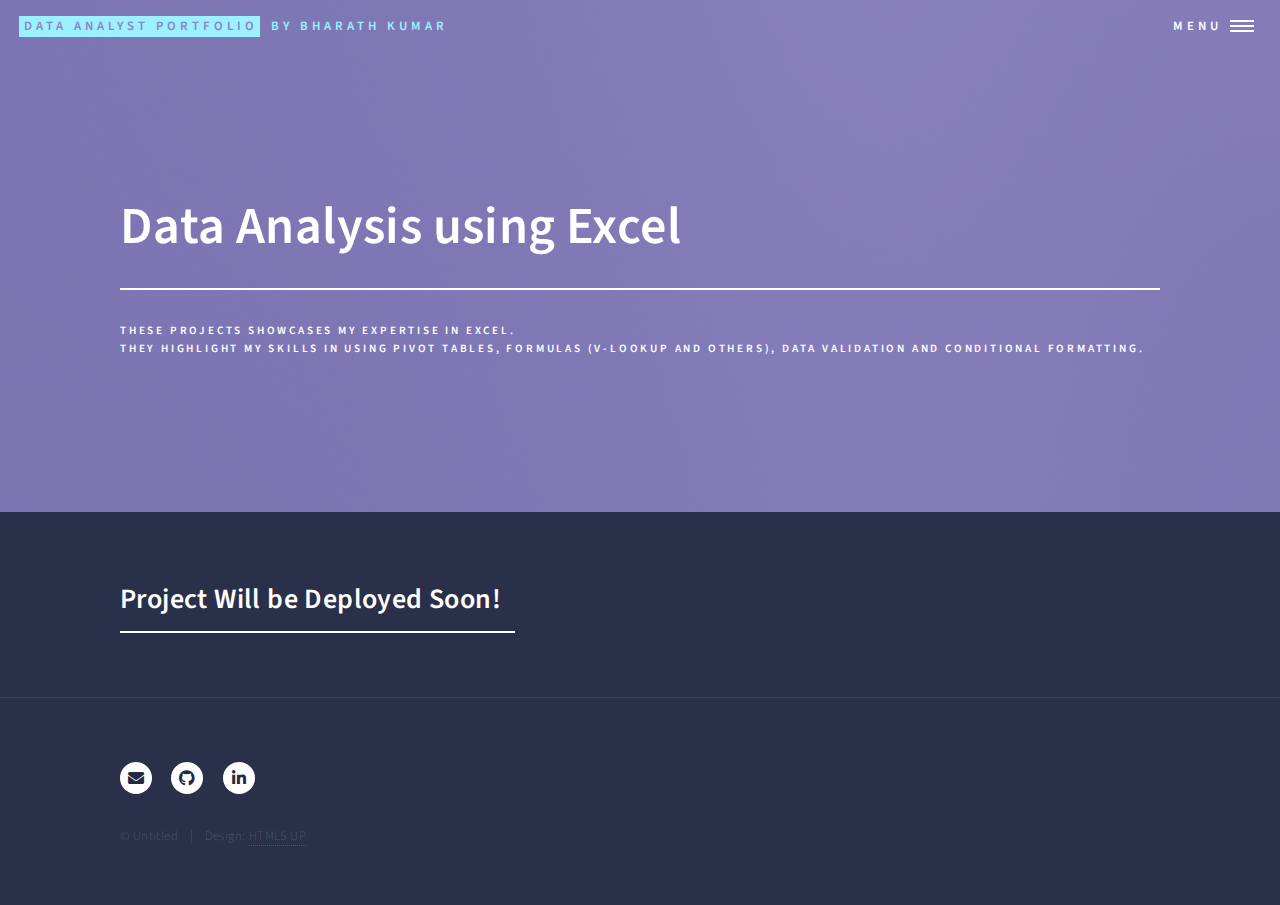
<file: excel.html>
<!DOCTYPE HTML>
<!--
	Forty by HTML5 UP
	html5up.net | @ajlkn
	Free for personal and commercial use under the CCA 3.0 license (html5up.net/license)
-->
<html>
	<head>
		<title>Excel - Data Analysis</title>
		<meta charset="utf-8" />
		<meta name="viewport" content="width=device-width, initial-scale=1, user-scalable=no" />
		<link rel="stylesheet" href="assets/css/main.css" />
		<noscript><link rel="stylesheet" href="assets/css/noscript.css" /></noscript>
	</head>
	<body class="is-preload">

		<!-- Wrapper -->
			<div id="wrapper">

				<!-- Header -->
				<!-- Note: The "styleN" class below should match that of the banner element. -->
					<header id="header" class="alt style2">
						<a href="index.html" class="logo"><strong>Data Analyst Portfolio</strong> <span>by Bharath Kumar</span></a>
						<nav>
							<a href="#menu">Menu</a>
						</nav>
					</header>

				<!-- Menu -->
				<nav id="menu">
					<ul class="links">
						<li><a href="index.html">Home</a></li>
						<li><a href="about.html">About</a></li>
						<li><a href="https://www.linkedin.com/in/bharath-kumar07/" target="_blank">Contact</a></li>
					</ul>
						 <div class="dropup">
							  <div class="dropup-content">
									<a href="python.html">Python</a>
									<a href="r.html">R</a>
									<a href="sql.html">SQL</a>
                                    <a href="databricks.html">Power BI</a>
									<a href="https://public.tableau.com/app/profile/bharath.kumar.suresh.kumar" target="_blank" class="link">Tableau</a>
                                    <a href="excel.html">Excel</a>
							</div>
						 </div>							
				</nav>

				<!-- Banner -->
				<!-- Note: The "styleN" class below should match that of the header element. -->
					<section id="banner" class="style2">
						<div class="inner">
							<span class="image">
								<img src="images/pic07.jpg" alt="" />
							</span>
							<header class="major">
								<h1>Data Analysis using Excel</h1>
							</header>
							<div class="content">
								<p>
									THESE PROJECTS SHOWCASES MY EXPERTISE IN EXCEl.<br> They HIGHLIGHT MY SKILLS IN using pivot tables, formulas (v-lookup and 
									 others), data validation and conditional formatting.</p>
							</div>
						</div>
					</section>

					<div id="main">

						<!-- One -->
							<!--<section id="one">
								<div class="inner">
									<header class="major">
										<h2>Sed amet aliquam</h2>
									</header>
									<p>Nullam et orci eu lorem consequat tincidunt vivamus et sagittis magna sed nunc rhoncus condimentum sem. In efficitur ligula tate urna. Maecenas massa vel lacinia pellentesque lorem ipsum dolor. Nullam et orci eu lorem consequat tincidunt. Vivamus et sagittis libero. Nullam et orci eu lorem consequat tincidunt vivamus et sagittis magna sed nunc rhoncus condimentum sem. In efficitur ligula tate urna.</p>
								</div>
							</section> -->
	
						<!--Two 
							<section id="two" class="spotlights">
								<section>
									<a href="generic.html" class="image">
										<img src="images/pic08.jpg" alt="" data-position="center center" />
									</a>
									<div class="content">
										<div class="inner">
											<header class="major">
												<h3>Data Cleaning using SQL</h3>
											</header>
											<p>This SQL data cleaning project involves processing and cleaning raw data using SQL queries and stored procedures. By utilizing a combination of data cleansing techniques and SQL functions, I transformed this complex and messy data set into clean, organized, and structured data that can be easily analyzed and visualized. The project showcases my skills in SQL and data cleaning, as well as my ability to work with large datasets to extract valuable insights.</p>
											<ul class="actions">
												<li><a href="https://github.com/tiannaparris/PortfolioProjects/blob/main/Data%20Cleaning%20Project%20Queries:%20Nashville%20Housing.sql" target="_blank" class="button">View in GitHub</a></li>
											</ul>
										</div>
									</div>
								</section>
								<section>
									<a href="generic.html" class="image">
										<img src="images/pic09.jpg" alt="" data-position="top center" />
									</a>
									<div class="content">
										<div class="inner">
											<header class="major">
												<h3>Rhoncus magna</h3>
											</header>
											<p>Nullam et orci eu lorem consequat tincidunt vivamus et sagittis magna sed nunc rhoncus condimentum sem. In efficitur ligula tate urna. Maecenas massa sed magna lacinia magna pellentesque lorem ipsum dolor. Nullam et orci eu lorem consequat tincidunt. Vivamus et sagittis tempus.</p>
											<ul class="actions">
												<li><a href="generic.html" class="button">Learn more</a></li>
											</ul>
										</div>
									</div>
								</section>
								<section>
									<a href="generic.html" class="image">
										<img src="images/pic10.jpg" alt="" data-position="25% 25%" />
									</a>
									<div class="content">
										<div class="inner">
											<header class="major">
												<h3>Sed nunc ligula</h3>
											</header>
											<p>Nullam et orci eu lorem consequat tincidunt vivamus et sagittis magna sed nunc rhoncus condimentum sem. In efficitur ligula tate urna. Maecenas massa sed magna lacinia magna pellentesque lorem ipsum dolor. Nullam et orci eu lorem consequat tincidunt. Vivamus et sagittis tempus.</p>
											<ul class="actions">
												<li><a href="generic.html" class="button">Learn more</a></li>
											</ul>
										</div>
									</div>
								</section>
							</section>-->
	
						<!-- Three -->
							<section id="three">
								<div class="inner">
									<header class="major">
										<h2>Project Will be Deployed Soon!</h2>
									</header>
									<!--<p>This SQL data exploratory analysis project utilized various SQL skills to perform an in-depth analysis of a complex dataset. By identifying trends, patterns, and outliers within the data, I was able to provide valuable insights and showcase my expertise in SQL and data analysis
										</p>
									<p>After cleaning the data, a <a href="https://public.tableau.com/app/profile/tianna.parris/viz/CovidCasesbyCountry2020-2021/Dashboard1" target="_blank">Tableau Dashboard</a> was created for visualizing the data in an interactive and user-friendly format.</p>
	
									<ul class="actions">
										<li><a href="https://github.com/tiannaparris/PortfolioProjects/blob/main/COVID%20Portfolio%20Project.sql" target="_blank" class="button next">View in GitHub</a></li>
									</ul>-->
								</div>
							</section>
	
						<!-- Four -->
						<!--<section id="four">
							<div class="inner">
								<header class="major">
									<h2>Data Cleaning using SQL</h2>
								</header>
								<p>This SQL data cleaning project involves processing and cleaning raw data using SQL queries and stored procedures. By utilizing a combination of data cleansing techniques and SQL functions, I transformed this complex and messy data set into clean, organized, and structured data that can be easily analyzed and visualized. The project showcases my skills in SQL and data cleaning, as well as my ability to work with large datasets to extract valuable insights.</p>
								<ul class="actions">
									<li><a href="https://github.com/tiannaparris/PortfolioProjects/blob/main/Data%20Cleaning%20Project%20Queries:%20Nashville%20Housing.sql" target="_blank" class="button next">View in Github</a></li>
								</ul>
							</div>
						</section>
	
					</div>
	
				
	
				</div>
	
				
				<section class="split">
					<section>
						<h4>Contact Information</h4>															
					</section>
				</section>
			</div>
		</section>
	
	<!-- Footer -->
		<footer id="footer">
			<div class="inner">
				<ul class="icons">
					<li><a href="mailto:sureshkumarbharathkumar@gmail.com" target="_blank" class="icon solid alt fa-envelope"><span class="label">Mail</span></a></li>
					<li><a href="https://github.com/BharathKumar8202" target="_blank" class="icon brands alt fa-github"><span class="label">GitHub</span></a></li>
					<li><a href="https://www.linkedin.com/in/bharath-kumar07/" target="_blank" class="icon brands alt fa-linkedin-in"><span class="label">LinkedIn</span></a></li>
				</ul>
				<ul class="copyright">
					<li>&copy; Untitled</li><li>Design: <a href="https://html5up.net">HTML5 UP</a></li>
				</ul>
			</div>
		</footer>
	
	
			</div>
	
		<!-- Scripts -->
			<script src="assets/js/jquery.min.js"></script>
			<script src="assets/js/jquery.scrolly.min.js"></script>
			<script src="assets/js/jquery.scrollex.min.js"></script>
			<script src="assets/js/browser.min.js"></script>
			<script src="assets/js/breakpoints.min.js"></script>
			<script src="assets/js/util.js"></script>
			<script src="assets/js/main.js"></script>
	
	</body>
	</html>
</file>
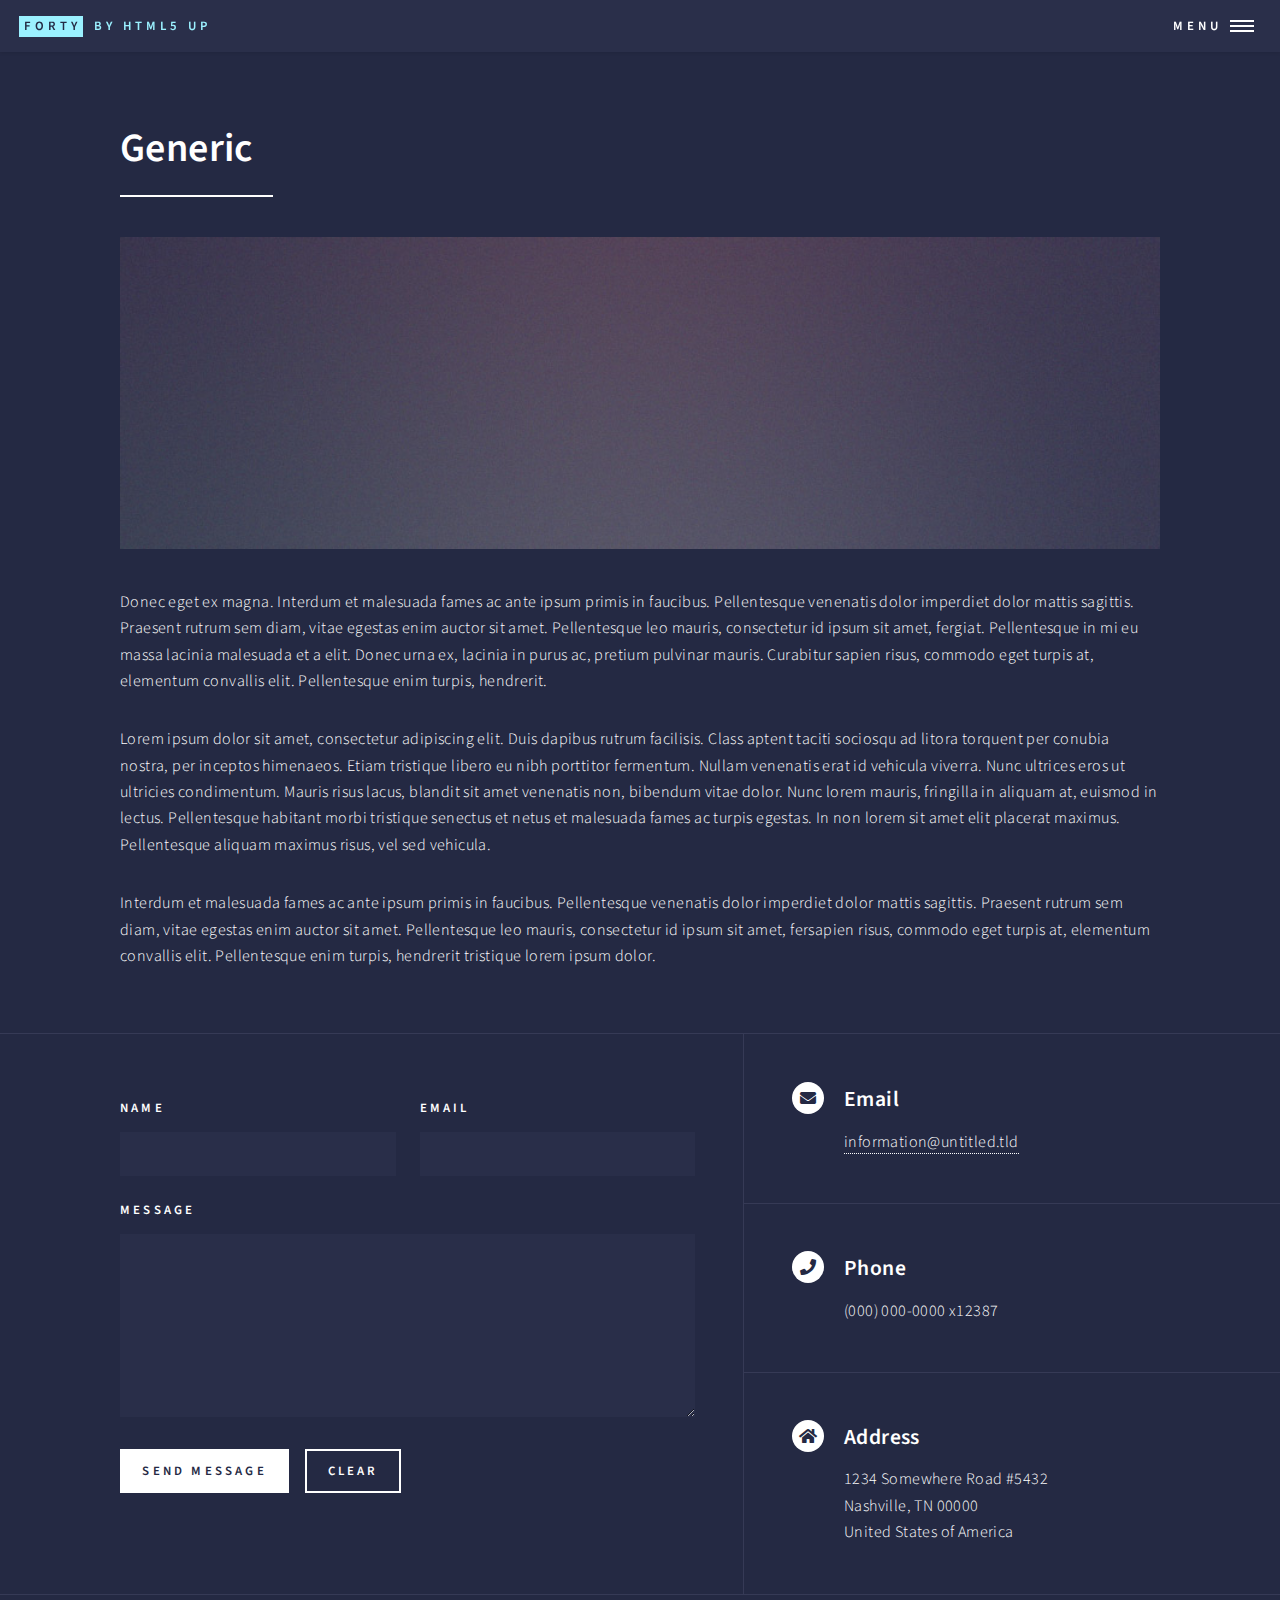
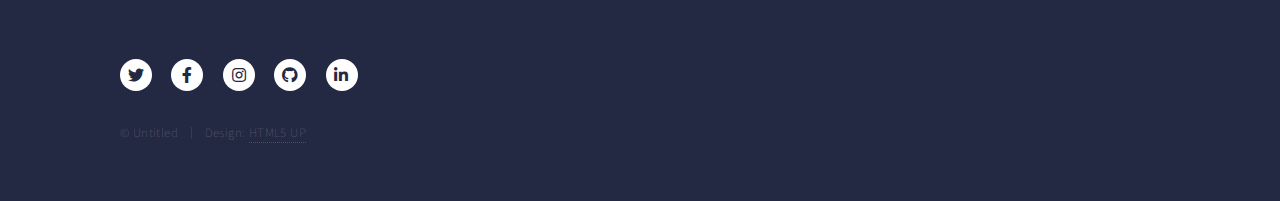
<file: generic.html>
<!DOCTYPE HTML>
<!--
	Forty by HTML5 UP
	html5up.net | @ajlkn
	Free for personal and commercial use under the CCA 3.0 license (html5up.net/license)
-->
<html>
	<head>
		<title>Generic - Forty by HTML5 UP</title>
		<meta charset="utf-8" />
		<meta name="viewport" content="width=device-width, initial-scale=1, user-scalable=no" />
		<link rel="stylesheet" href="assets/css/main.css" />
		<noscript><link rel="stylesheet" href="assets/css/noscript.css" /></noscript>
	</head>
	<body class="is-preload">

		<!-- Wrapper -->
			<div id="wrapper">

				<!-- Header -->
					<header id="header">
						<a href="index.html" class="logo"><strong>Forty</strong> <span>by HTML5 UP</span></a>
						<nav>
							<a href="#menu">Menu</a>
						</nav>
					</header>

				<!-- Menu -->
					<nav id="menu">
						<ul class="links">
							<li><a href="index.html">Home</a></li>
							<li><a href="landing.html">Landing</a></li>
							<li><a href="generic.html">Generic</a></li>
							<li><a href="elements.html">Elements</a></li>
						</ul>
						<ul class="actions stacked">
							<li><a href="#" class="button primary fit">Get Started</a></li>
							<li><a href="#" class="button fit">Log In</a></li>
						</ul>
					</nav>

				<!-- Main -->
					<div id="main" class="alt">

						<!-- One -->
							<section id="one">
								<div class="inner">
									<header class="major">
										<h1>Generic</h1>
									</header>
									<span class="image main"><img src="images/pic11.jpg" alt="" /></span>
									<p>Donec eget ex magna. Interdum et malesuada fames ac ante ipsum primis in faucibus. Pellentesque venenatis dolor imperdiet dolor mattis sagittis. Praesent rutrum sem diam, vitae egestas enim auctor sit amet. Pellentesque leo mauris, consectetur id ipsum sit amet, fergiat. Pellentesque in mi eu massa lacinia malesuada et a elit. Donec urna ex, lacinia in purus ac, pretium pulvinar mauris. Curabitur sapien risus, commodo eget turpis at, elementum convallis elit. Pellentesque enim turpis, hendrerit.</p>
									<p>Lorem ipsum dolor sit amet, consectetur adipiscing elit. Duis dapibus rutrum facilisis. Class aptent taciti sociosqu ad litora torquent per conubia nostra, per inceptos himenaeos. Etiam tristique libero eu nibh porttitor fermentum. Nullam venenatis erat id vehicula viverra. Nunc ultrices eros ut ultricies condimentum. Mauris risus lacus, blandit sit amet venenatis non, bibendum vitae dolor. Nunc lorem mauris, fringilla in aliquam at, euismod in lectus. Pellentesque habitant morbi tristique senectus et netus et malesuada fames ac turpis egestas. In non lorem sit amet elit placerat maximus. Pellentesque aliquam maximus risus, vel sed vehicula.</p>
									<p>Interdum et malesuada fames ac ante ipsum primis in faucibus. Pellentesque venenatis dolor imperdiet dolor mattis sagittis. Praesent rutrum sem diam, vitae egestas enim auctor sit amet. Pellentesque leo mauris, consectetur id ipsum sit amet, fersapien risus, commodo eget turpis at, elementum convallis elit. Pellentesque enim turpis, hendrerit tristique lorem ipsum dolor.</p>
								</div>
							</section>

					</div>

				<!-- Contact -->
					<section id="contact">
						<div class="inner">
							<section>
								<form method="post" action="#">
									<div class="fields">
										<div class="field half">
											<label for="name">Name</label>
											<input type="text" name="name" id="name" />
										</div>
										<div class="field half">
											<label for="email">Email</label>
											<input type="text" name="email" id="email" />
										</div>
										<div class="field">
											<label for="message">Message</label>
											<textarea name="message" id="message" rows="6"></textarea>
										</div>
									</div>
									<ul class="actions">
										<li><input type="submit" value="Send Message" class="primary" /></li>
										<li><input type="reset" value="Clear" /></li>
									</ul>
								</form>
							</section>
							<section class="split">
								<section>
									<div class="contact-method">
										<span class="icon solid alt fa-envelope"></span>
										<h3>Email</h3>
										<a href="#">information@untitled.tld</a>
									</div>
								</section>
								<section>
									<div class="contact-method">
										<span class="icon solid alt fa-phone"></span>
										<h3>Phone</h3>
										<span>(000) 000-0000 x12387</span>
									</div>
								</section>
								<section>
									<div class="contact-method">
										<span class="icon solid alt fa-home"></span>
										<h3>Address</h3>
										<span>1234 Somewhere Road #5432<br />
										Nashville, TN 00000<br />
										United States of America</span>
									</div>
								</section>
							</section>
						</div>
					</section>

				<!-- Footer -->
					<footer id="footer">
						<div class="inner">
							<ul class="icons">
								<li><a href="#" class="icon brands alt fa-twitter"><span class="label">Twitter</span></a></li>
								<li><a href="#" class="icon brands alt fa-facebook-f"><span class="label">Facebook</span></a></li>
								<li><a href="#" class="icon brands alt fa-instagram"><span class="label">Instagram</span></a></li>
								<li><a href="#" class="icon brands alt fa-github"><span class="label">GitHub</span></a></li>
								<li><a href="#" class="icon brands alt fa-linkedin-in"><span class="label">LinkedIn</span></a></li>
							</ul>
							<ul class="copyright">
								<li>&copy; Untitled</li><li>Design: <a href="https://html5up.net">HTML5 UP</a></li>
							</ul>
						</div>
					</footer>

			</div>

		<!-- Scripts -->
			<script src="assets/js/jquery.min.js"></script>
			<script src="assets/js/jquery.scrolly.min.js"></script>
			<script src="assets/js/jquery.scrollex.min.js"></script>
			<script src="assets/js/browser.min.js"></script>
			<script src="assets/js/breakpoints.min.js"></script>
			<script src="assets/js/util.js"></script>
			<script src="assets/js/main.js"></script>

	</body>
</html>
</file>
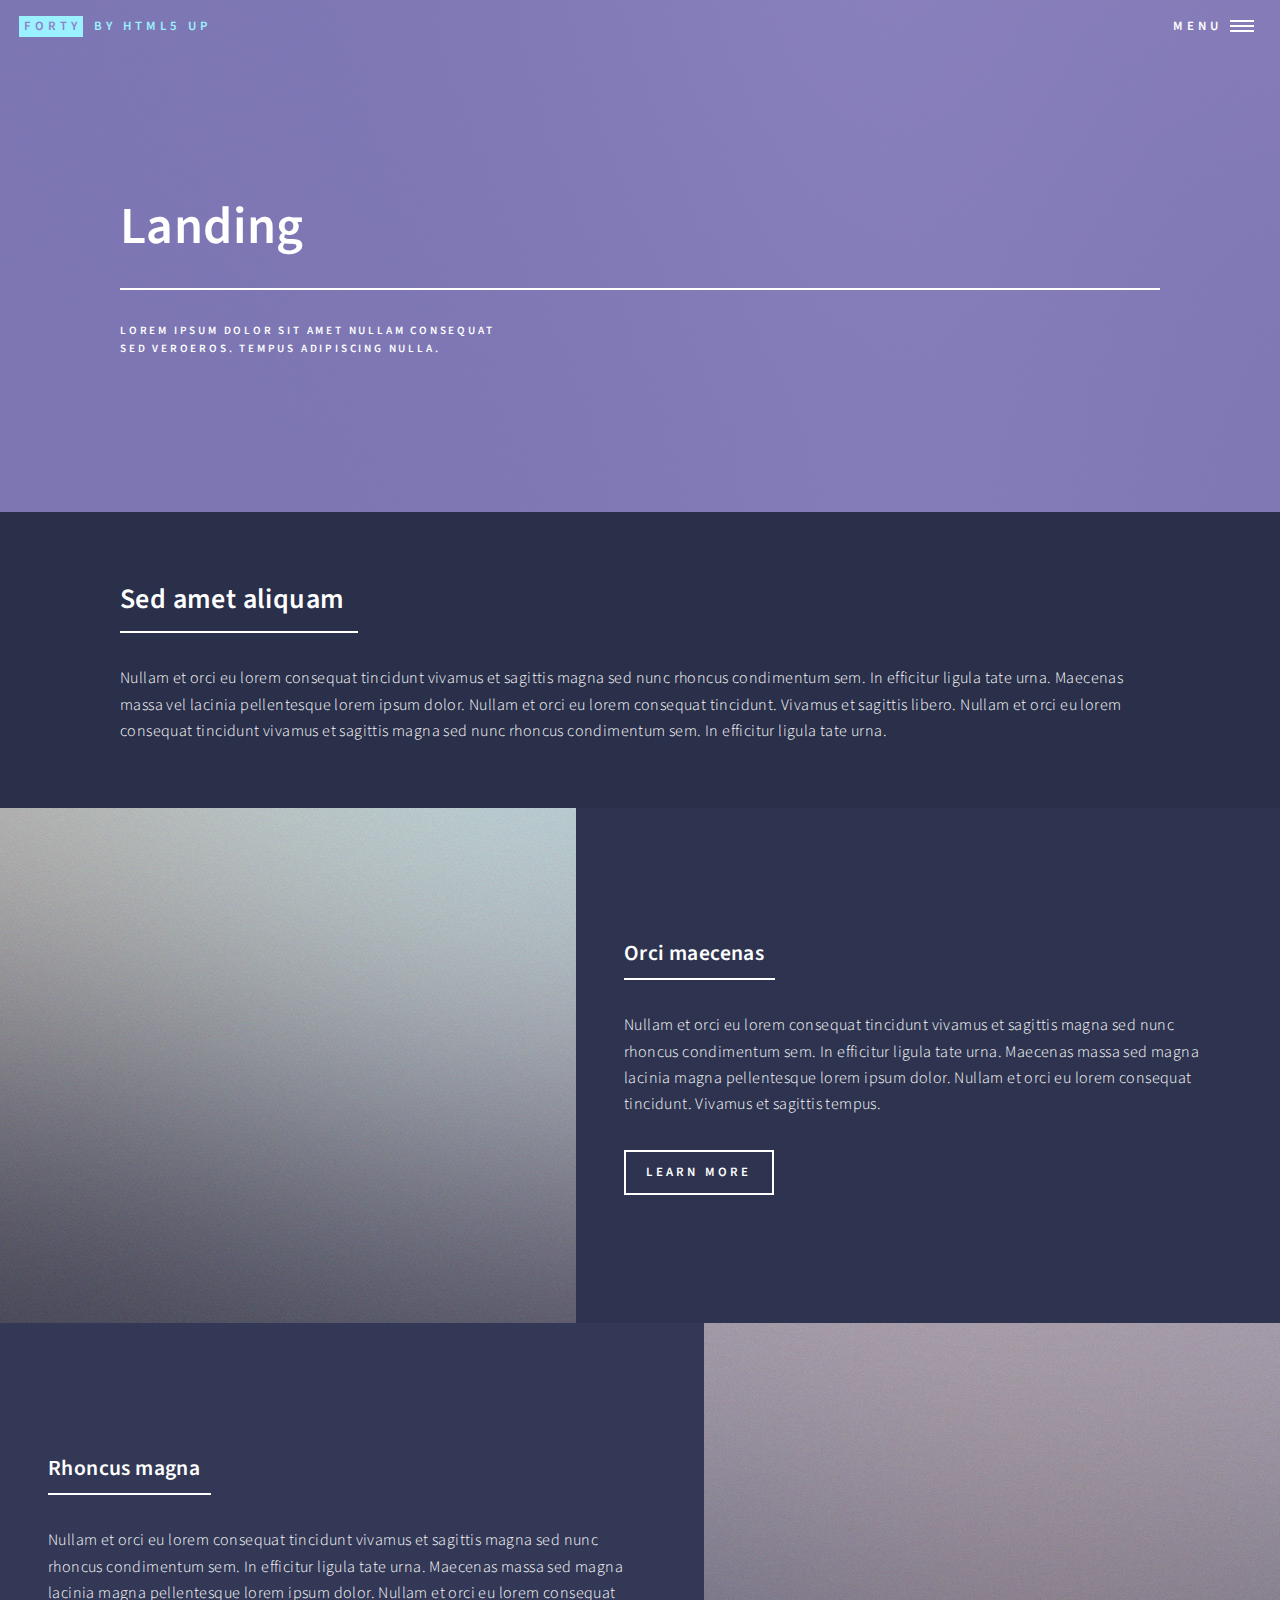
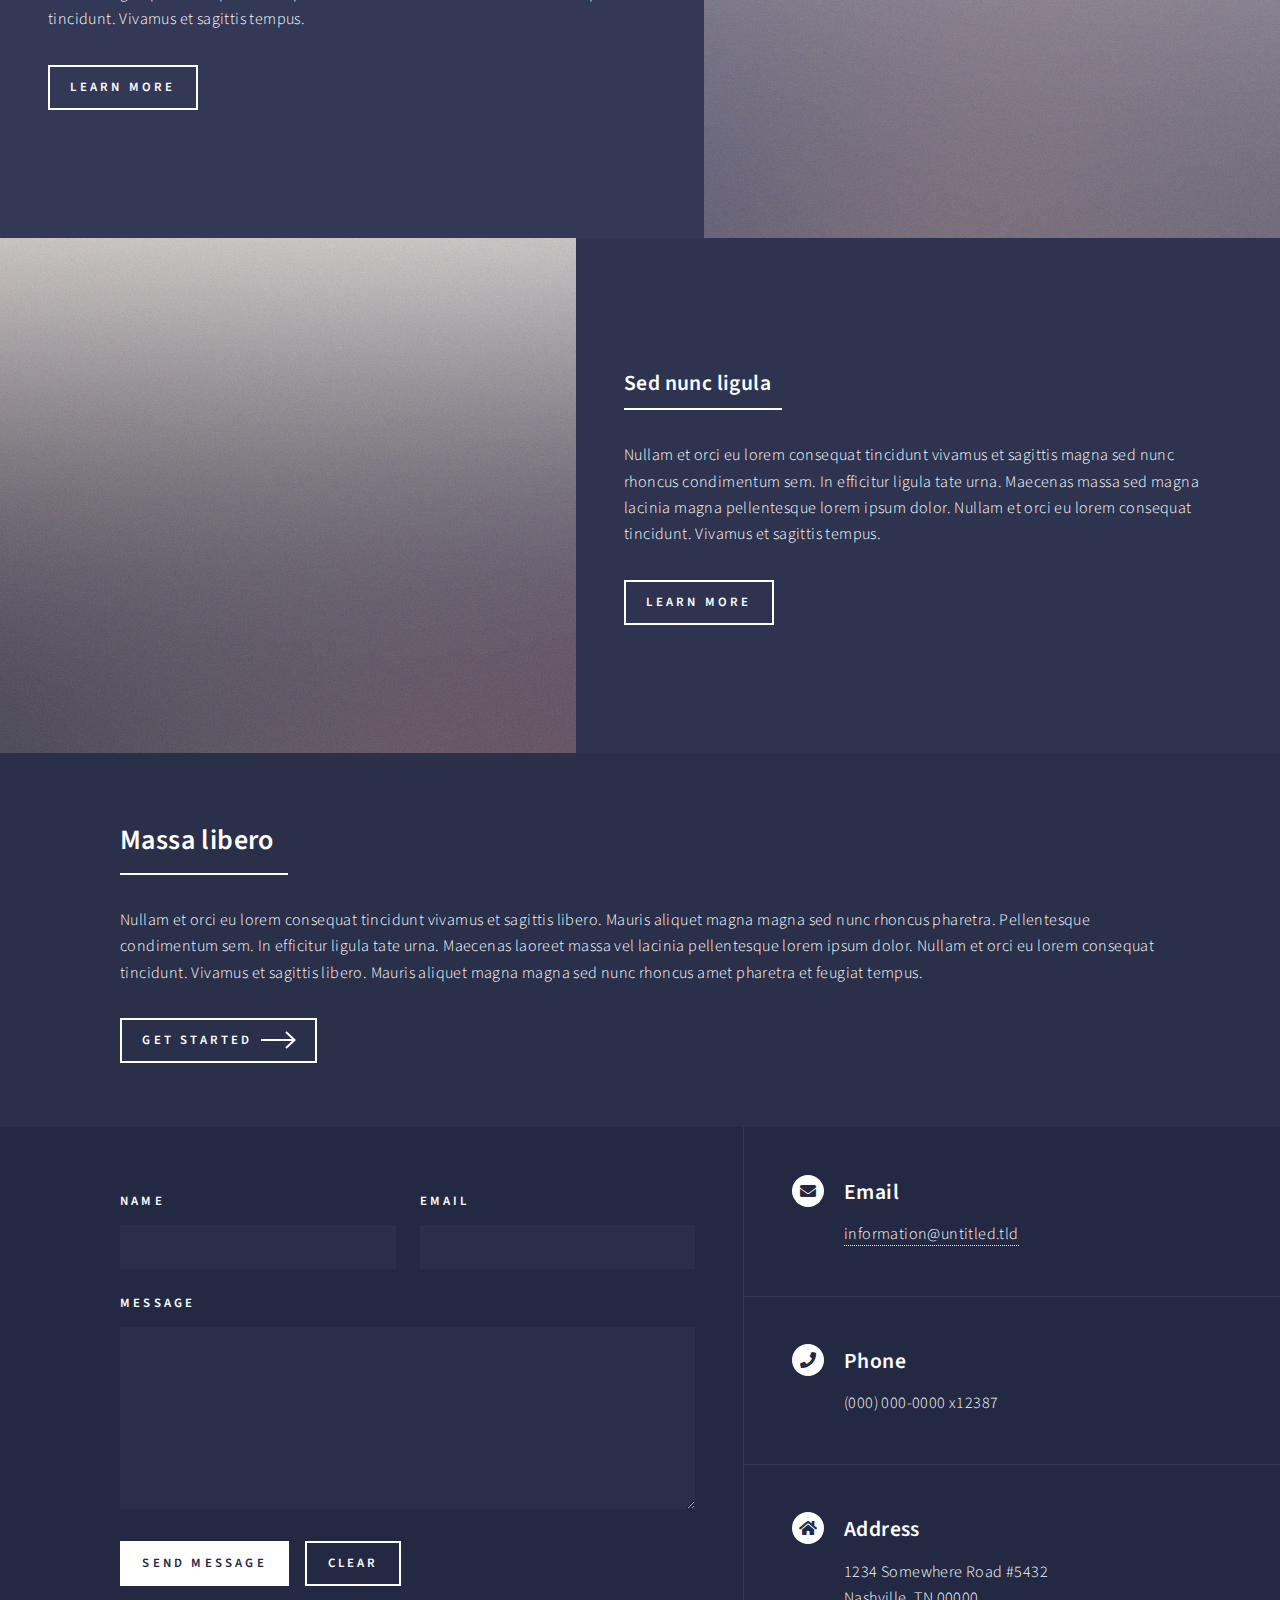
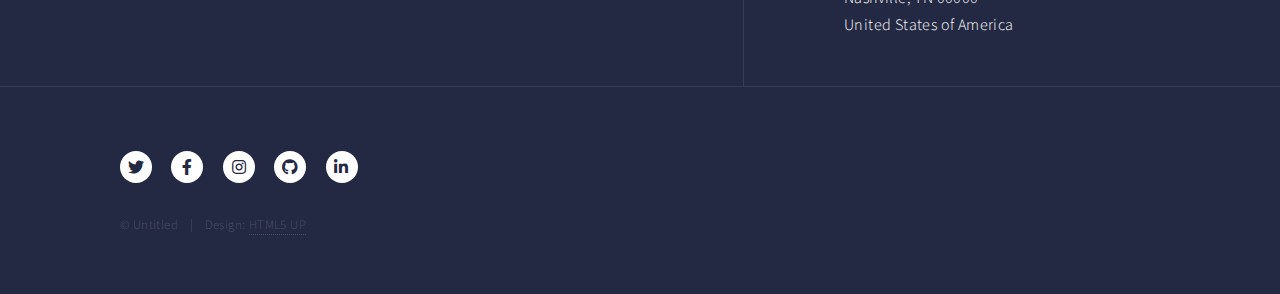
<file: landing.html>
<!DOCTYPE HTML>
<!--
	Forty by HTML5 UP
	html5up.net | @ajlkn
	Free for personal and commercial use under the CCA 3.0 license (html5up.net/license)
-->
<html>
	<head>
		<title>Landing - Forty by HTML5 UP</title>
		<meta charset="utf-8" />
		<meta name="viewport" content="width=device-width, initial-scale=1, user-scalable=no" />
		<link rel="stylesheet" href="assets/css/main.css" />
		<noscript><link rel="stylesheet" href="assets/css/noscript.css" /></noscript>
	</head>
	<body class="is-preload">

		<!-- Wrapper -->
			<div id="wrapper">

				<!-- Header -->
				<!-- Note: The "styleN" class below should match that of the banner element. -->
					<header id="header" class="alt style2">
						<a href="index.html" class="logo"><strong>Forty</strong> <span>by HTML5 UP</span></a>
						<nav>
							<a href="#menu">Menu</a>
						</nav>
					</header>

				<!-- Menu -->
					<nav id="menu">
						<ul class="links">
							<li><a href="index.html">Home</a></li>
							<li><a href="landing.html">Landing</a></li>
							<li><a href="generic.html">Generic</a></li>
							<li><a href="elements.html">Elements</a></li>
						</ul>
						<ul class="actions stacked">
							<li><a href="#" class="button primary fit">Get Started</a></li>
							<li><a href="#" class="button fit">Log In</a></li>
						</ul>
					</nav>

				<!-- Banner -->
				<!-- Note: The "styleN" class below should match that of the header element. -->
					<section id="banner" class="style2">
						<div class="inner">
							<span class="image">
								<img src="images/pic07.jpg" alt="" />
							</span>
							<header class="major">
								<h1>Landing</h1>
							</header>
							<div class="content">
								<p>Lorem ipsum dolor sit amet nullam consequat<br />
								sed veroeros. tempus adipiscing nulla.</p>
							</div>
						</div>
					</section>

				<!-- Main -->
					<div id="main">

						<!-- One -->
							<section id="one">
								<div class="inner">
									<header class="major">
										<h2>Sed amet aliquam</h2>
									</header>
									<p>Nullam et orci eu lorem consequat tincidunt vivamus et sagittis magna sed nunc rhoncus condimentum sem. In efficitur ligula tate urna. Maecenas massa vel lacinia pellentesque lorem ipsum dolor. Nullam et orci eu lorem consequat tincidunt. Vivamus et sagittis libero. Nullam et orci eu lorem consequat tincidunt vivamus et sagittis magna sed nunc rhoncus condimentum sem. In efficitur ligula tate urna.</p>
								</div>
							</section>

						<!-- Two -->
							<section id="two" class="spotlights">
								<section>
									<a href="generic.html" class="image">
										<img src="images/pic08.jpg" alt="" data-position="center center" />
									</a>
									<div class="content">
										<div class="inner">
											<header class="major">
												<h3>Orci maecenas</h3>
											</header>
											<p>Nullam et orci eu lorem consequat tincidunt vivamus et sagittis magna sed nunc rhoncus condimentum sem. In efficitur ligula tate urna. Maecenas massa sed magna lacinia magna pellentesque lorem ipsum dolor. Nullam et orci eu lorem consequat tincidunt. Vivamus et sagittis tempus.</p>
											<ul class="actions">
												<li><a href="generic.html" class="button">Learn more</a></li>
											</ul>
										</div>
									</div>
								</section>
								<section>
									<a href="generic.html" class="image">
										<img src="images/pic09.jpg" alt="" data-position="top center" />
									</a>
									<div class="content">
										<div class="inner">
											<header class="major">
												<h3>Rhoncus magna</h3>
											</header>
											<p>Nullam et orci eu lorem consequat tincidunt vivamus et sagittis magna sed nunc rhoncus condimentum sem. In efficitur ligula tate urna. Maecenas massa sed magna lacinia magna pellentesque lorem ipsum dolor. Nullam et orci eu lorem consequat tincidunt. Vivamus et sagittis tempus.</p>
											<ul class="actions">
												<li><a href="generic.html" class="button">Learn more</a></li>
											</ul>
										</div>
									</div>
								</section>
								<section>
									<a href="generic.html" class="image">
										<img src="images/pic10.jpg" alt="" data-position="25% 25%" />
									</a>
									<div class="content">
										<div class="inner">
											<header class="major">
												<h3>Sed nunc ligula</h3>
											</header>
											<p>Nullam et orci eu lorem consequat tincidunt vivamus et sagittis magna sed nunc rhoncus condimentum sem. In efficitur ligula tate urna. Maecenas massa sed magna lacinia magna pellentesque lorem ipsum dolor. Nullam et orci eu lorem consequat tincidunt. Vivamus et sagittis tempus.</p>
											<ul class="actions">
												<li><a href="generic.html" class="button">Learn more</a></li>
											</ul>
										</div>
									</div>
								</section>
							</section>

						<!-- Three -->
							<section id="three">
								<div class="inner">
									<header class="major">
										<h2>Massa libero</h2>
									</header>
									<p>Nullam et orci eu lorem consequat tincidunt vivamus et sagittis libero. Mauris aliquet magna magna sed nunc rhoncus pharetra. Pellentesque condimentum sem. In efficitur ligula tate urna. Maecenas laoreet massa vel lacinia pellentesque lorem ipsum dolor. Nullam et orci eu lorem consequat tincidunt. Vivamus et sagittis libero. Mauris aliquet magna magna sed nunc rhoncus amet pharetra et feugiat tempus.</p>
									<ul class="actions">
										<li><a href="generic.html" class="button next">Get Started</a></li>
									</ul>
								</div>
							</section>

					</div>

				<!-- Contact -->
					<section id="contact">
						<div class="inner">
							<section>
								<form method="post" action="#">
									<div class="fields">
										<div class="field half">
											<label for="name">Name</label>
											<input type="text" name="name" id="name" />
										</div>
										<div class="field half">
											<label for="email">Email</label>
											<input type="text" name="email" id="email" />
										</div>
										<div class="field">
											<label for="message">Message</label>
											<textarea name="message" id="message" rows="6"></textarea>
										</div>
									</div>
									<ul class="actions">
										<li><input type="submit" value="Send Message" class="primary" /></li>
										<li><input type="reset" value="Clear" /></li>
									</ul>
								</form>
							</section>
							<section class="split">
								<section>
									<div class="contact-method">
										<span class="icon solid alt fa-envelope"></span>
										<h3>Email</h3>
										<a href="#">information@untitled.tld</a>
									</div>
								</section>
								<section>
									<div class="contact-method">
										<span class="icon solid alt fa-phone"></span>
										<h3>Phone</h3>
										<span>(000) 000-0000 x12387</span>
									</div>
								</section>
								<section>
									<div class="contact-method">
										<span class="icon solid alt fa-home"></span>
										<h3>Address</h3>
										<span>1234 Somewhere Road #5432<br />
										Nashville, TN 00000<br />
										United States of America</span>
									</div>
								</section>
							</section>
						</div>
					</section>

				<!-- Footer -->
					<footer id="footer">
						<div class="inner">
							<ul class="icons">
								<li><a href="#" class="icon brands alt fa-twitter"><span class="label">Twitter</span></a></li>
								<li><a href="#" class="icon brands alt fa-facebook-f"><span class="label">Facebook</span></a></li>
								<li><a href="#" class="icon brands alt fa-instagram"><span class="label">Instagram</span></a></li>
								<li><a href="#" class="icon brands alt fa-github"><span class="label">GitHub</span></a></li>
								<li><a href="#" class="icon brands alt fa-linkedin-in"><span class="label">LinkedIn</span></a></li>
							</ul>
							<ul class="copyright">
								<li>&copy; Untitled</li><li>Design: <a href="https://html5up.net">HTML5 UP</a></li>
							</ul>
						</div>
					</footer>

			</div>

		<!-- Scripts -->
			<script src="assets/js/jquery.min.js"></script>
			<script src="assets/js/jquery.scrolly.min.js"></script>
			<script src="assets/js/jquery.scrollex.min.js"></script>
			<script src="assets/js/browser.min.js"></script>
			<script src="assets/js/breakpoints.min.js"></script>
			<script src="assets/js/util.js"></script>
			<script src="assets/js/main.js"></script>

	</body>
</html>
</file>
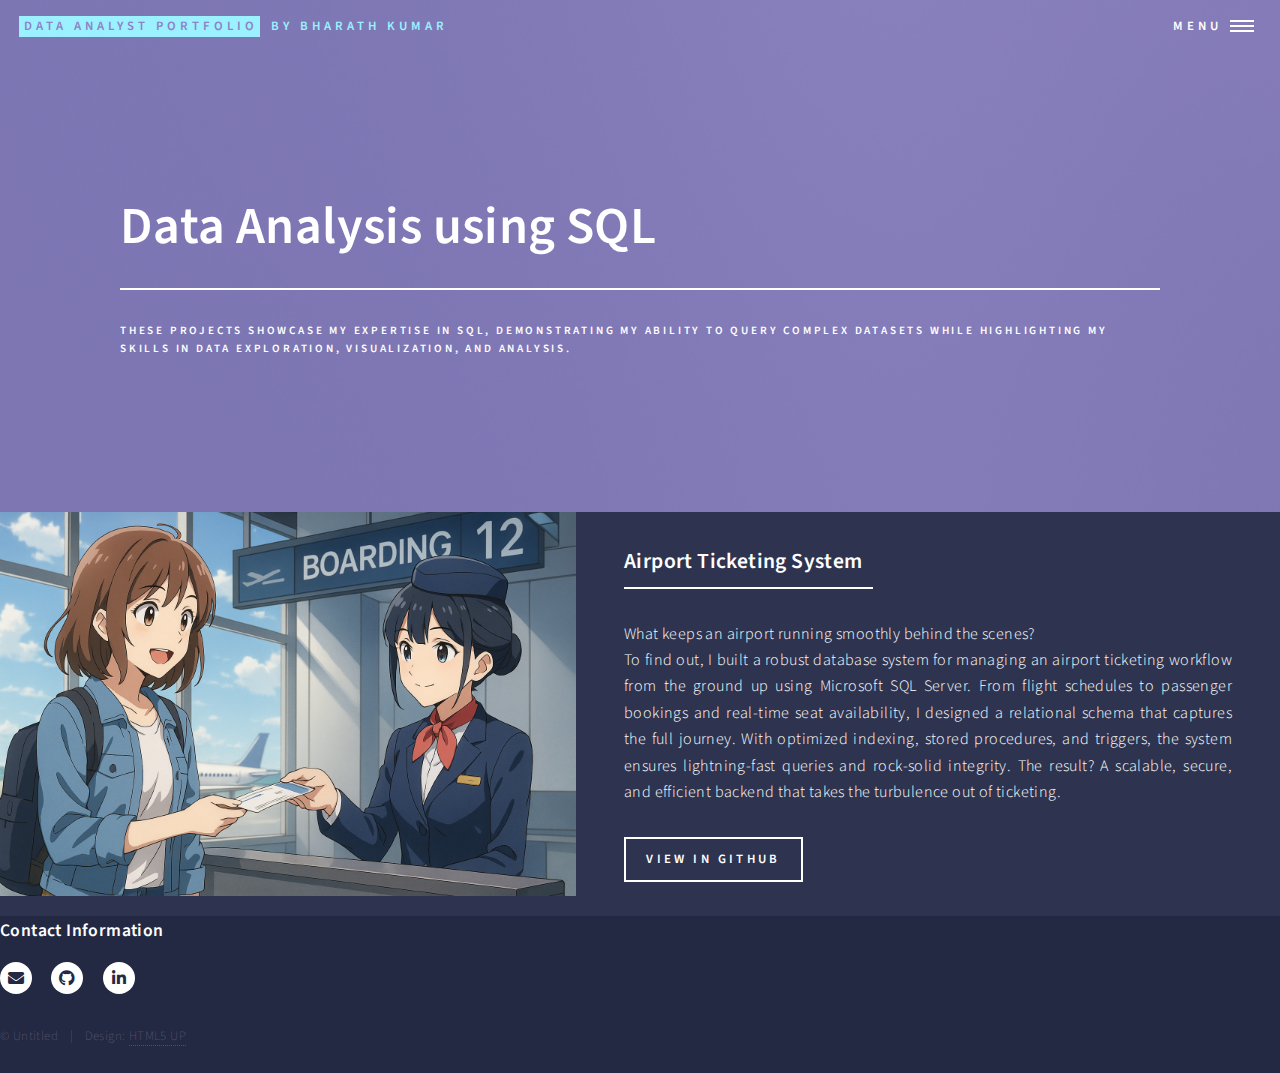
<file: sql.html>
<!DOCTYPE HTML>
<!--
	Forty by HTML5 UP
	html5up.net | @ajlkn
	Free for personal and commercial use under the CCA 3.0 license (html5up.net/license)
-->
<html>
	<head>
		<title>SQL - Data Analysis</title>
		<meta charset="utf-8" />
		<meta name="viewport" content="width=device-width, initial-scale=1, user-scalable=no" />
		<link rel="stylesheet" href="assets/css/main.css" />
		<noscript><link rel="stylesheet" href="assets/css/noscript.css" /></noscript>
	</head>
	<body class="is-preload">

		<!-- Wrapper -->
			<div id="wrapper">

				<!-- Header -->
				<!-- Note: The "styleN" class below should match that of the banner element. -->
					<header id="header" class="alt style2">
						<a href="index.html" class="logo"><strong>Data Analyst Portfolio</strong> <span>by Bharath Kumar</span></a>
						<nav>
							<a href="#menu">Menu</a>
						</nav>
					</header>

				<!-- Menu -->
				<nav id="menu">
					<ul class="links">
						<li><a href="index.html">Home</a></li>
						<li><a href="about.html">About</a></li>
						<li><a href="https://www.linkedin.com/in/bharath-kumar07/" target="_blank">Contact</a></li>
					</ul>
						 <div class="dropup">
							  <div class="dropup-content">
									<a href="python.html">Python</a>
									<a href="r.html">R</a>
									<a href="sql.html">SQL</a>
                                    <a href="databricks.html">Databricks</a>
									<a href="https://public.tableau.com/app/profile/bharath.kumar.suresh.kumar" target="_blank" class="link">Tableau</a>
                                    <a href="excel.html">Excel</a>

							</div>
						 </div>							
				</nav>


				<!-- Banner -->
				<!-- Note: The "styleN" class below should match that of the header element. -->
					<section id="banner" class="style2">
						<div class="inner">
							<span class="image">
								<img src="images/pic07.jpg" alt="" />
							</span>
							<header class="major">
								<h1>Data Analysis using SQL</h1>
							</header>
							<div class="content">
								<p>These projects showcase my expertise in SQL, demonstrating my ability to query complex datasets while highlighting my skills in data exploration, visualization, and analysis.</p>
							</div>
						</div>
					</section>

				<!-- Main -->
				<div id="main">

					<section id="two" class="spotlights">
						<section>
							<a href="https://github.com/BharathKumar8202/AirportTicketingSystem" target="_blank" class="image">
								<img src="images/Airport.png" alt="" class="full-height-image" data-position="top center" />
							</a>
							<div class="content">
								<div class="inner">
									<header class="major">
										<h3>Airport Ticketing System</h3>
									</header>
									<p style="text-align: justify;">
										What keeps an airport running smoothly behind the scenes?<br>
										 To find out, I built a robust database system for managing an airport ticketing workflow from the ground up using Microsoft SQL Server. From flight schedules to passenger bookings and real-time seat availability, I designed a relational schema that captures the full journey. With optimized indexing, stored procedures, and triggers, the system ensures lightning-fast queries and rock-solid integrity. The result? A scalable, secure, and efficient backend that takes the turbulence out of ticketing.</p>
									<ul class="actions">
										<li><a href="https://github.com/BharathKumar8202/AirportTicketingSystem" target="_blank" class="button">View in GitHub</a></li>
									</ul>
								</div>
							</div>
						</section>
					</section>
				</div>

				<section class="split">
					<section>
						<h4>Contact Information</h4>															
					</section>
				</section>
			</div>
		</section>


<!-- Footer -->
	<footer id="footer">
		<div class="inner">
			<ul class="icons">
				<li><a href="mailto:sureshkumarbharathkumar@gmail.com" target="_blank" class="icon solid alt fa-envelope"><span class="label">Mail</span></a></li>
				<li><a href="https://github.com/BharathKumar8202" target="_blank" class="icon brands alt fa-github"><span class="label">GitHub</span></a></li>
				<li><a href="https://www.linkedin.com/in/bharath-kumar07/" target="_blank" class="icon brands alt fa-linkedin-in"><span class="label">LinkedIn</span></a></li>
			</ul>
			<ul class="copyright">
				<li>&copy; Untitled</li><li>Design: <a href="https://html5up.net">HTML5 UP</a></li>
			</ul>
		</div>
	</footer>


		</div>

	<!-- Scripts -->
		<script src="assets/js/jquery.min.js"></script>
		<script src="assets/js/jquery.scrolly.min.js"></script>
		<script src="assets/js/jquery.scrollex.min.js"></script>
		<script src="assets/js/browser.min.js"></script>
		<script src="assets/js/breakpoints.min.js"></script>
		<script src="assets/js/util.js"></script>
		<script src="assets/js/main.js"></script>

</body>
</html>
</file>
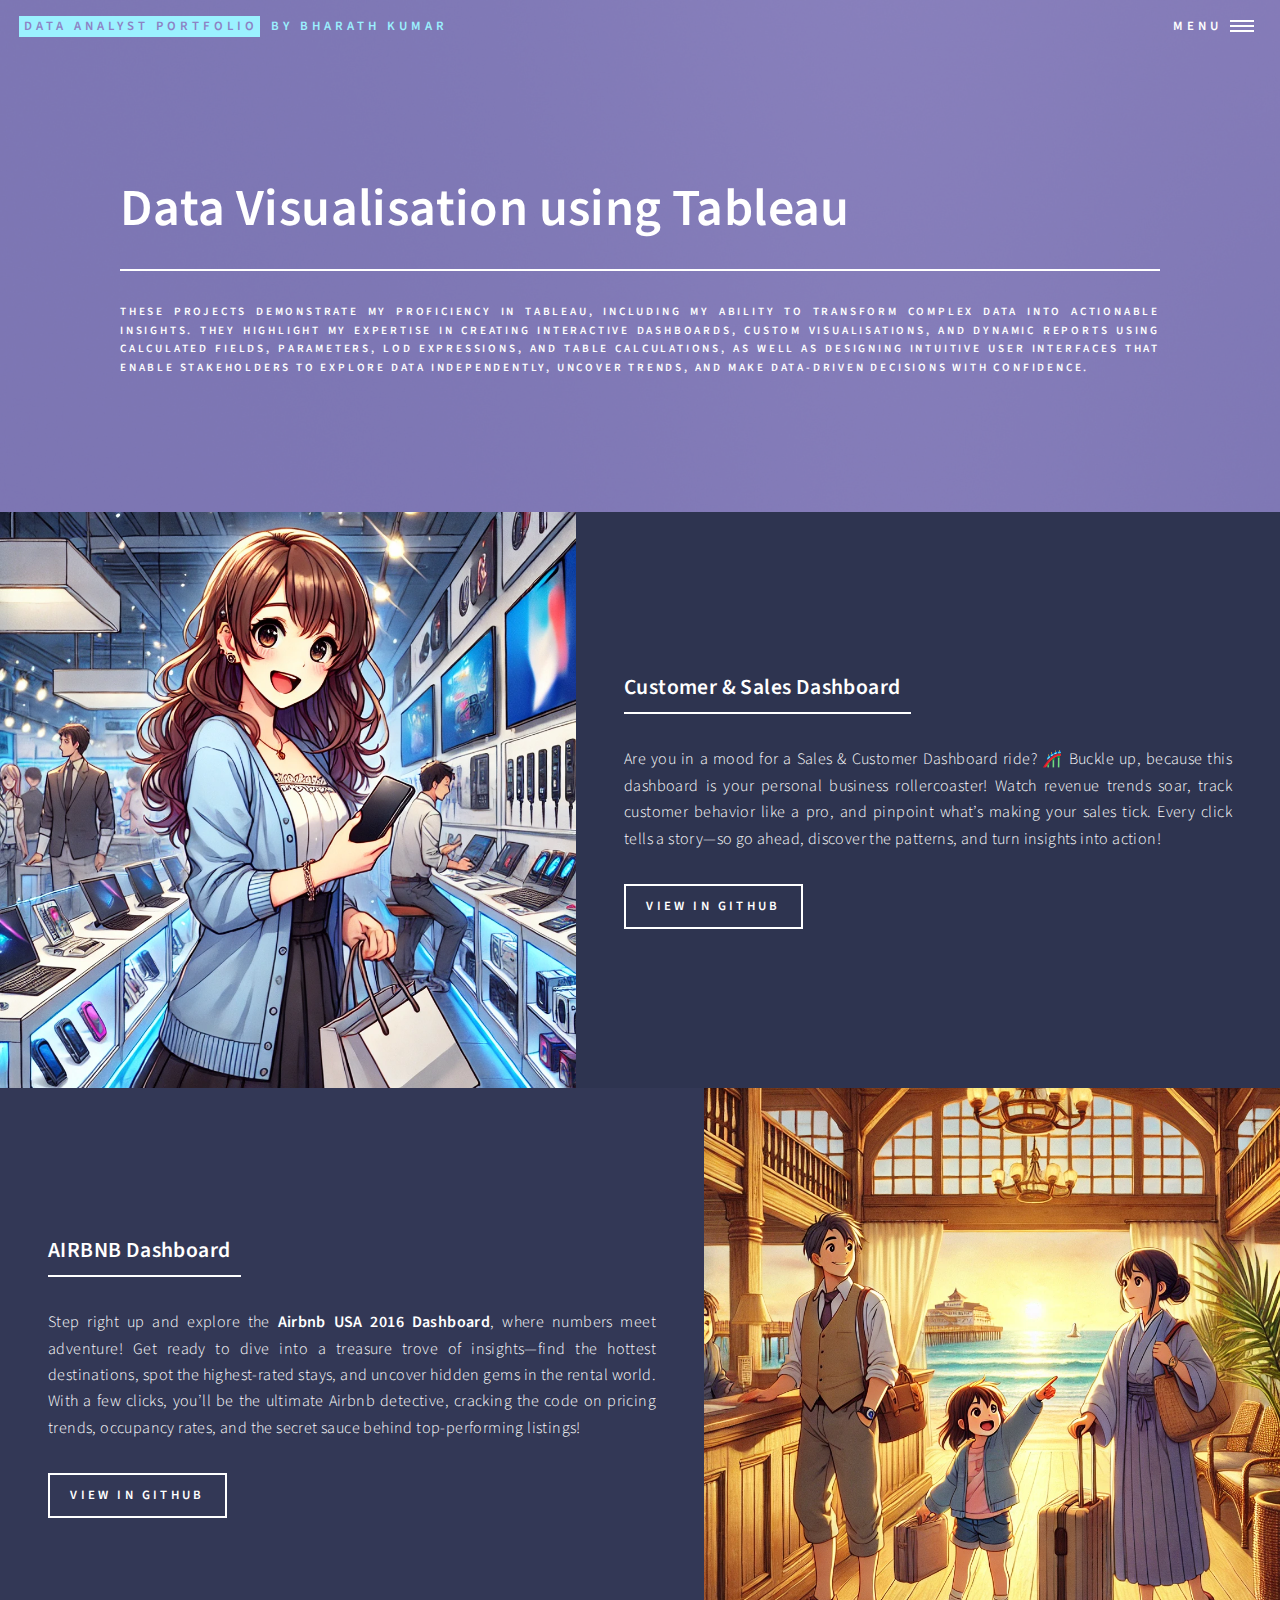
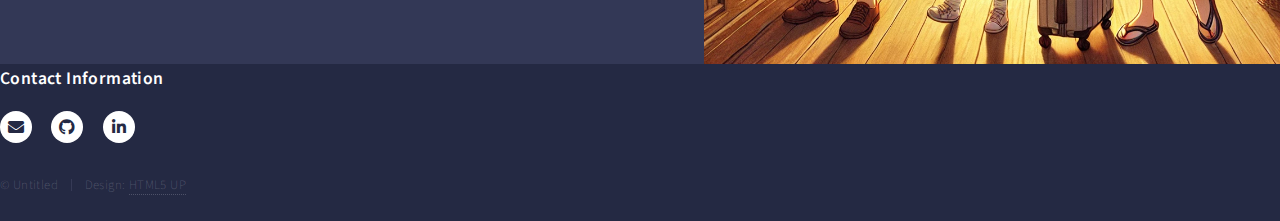
<file: tableau.html>
<!DOCTYPE HTML>
<!--
	Forty by HTML5 UP
	html5up.net | @ajlkn
	Free for personal and commercial use under the CCA 3.0 license (html5up.net/license)
-->
<html>
	<head>
		<title>Tableau - Data Analysis</title>
		<meta charset="utf-8" />
		<meta name="viewport" content="width=device-width, initial-scale=1, user-scalable=no" />
		<link rel="stylesheet" href="assets/css/main.css" />
		<noscript><link rel="stylesheet" href="assets/css/noscript.css" /></noscript>
	</head>
	<body class="is-preload">

		<!-- Wrapper -->
			<div id="wrapper">

				<!-- Header -->
				<!-- Note: The "styleN" class below should match that of the banner element. -->
					<header id="header" class="alt style2">
						<a href="index.html" class="logo"><strong>Data Analyst Portfolio</strong> <span>by Bharath Kumar</span></a>
						<nav>
							<a href="#menu">Menu</a>
						</nav>
					</header>

				<!-- Menu -->
				<nav id="menu">
					<ul class="links">
						<li><a href="index.html">Home</a></li>
						<li><a href="about.html">About</a></li>
						<li><a href="https://www.linkedin.com/in/bharath-kumar07/" target="_blank">Contact</a></li>
					</ul>
						 <div class="dropup">
							<button class="dropbtn">Portfolio Projects</button>
							  <div class="dropup-content">
									<a href="python.html">Python</a>
									<a href="r.html">R</a>
									<a href="sql.html">SQL</a>
                                    <a href="databricks.html">Databricks</a>
                                    <a href="https://public.tableau.com/app/profile/bharath.kumar.suresh.kumar" target="_blank" class="link">Tableau</a>
									<a href="excel.html">Excel</a>
						
							</div>
						 </div>							
				</nav>


				<!-- Banner -->
				<!-- Note: The "styleN" class below should match that of the header element. -->
					<section id="banner" class="style2">
						<div class="inner">
							<span class="image">
								<img src="images/pic07.jpg" alt="" />
							</span>
							<header class="major">
								<h1>Data Visualisation using Tableau</h1>
							</header>
							<div class="content">
								<p style="text-align: justify;">
                                    THESE PROJECTS DEMONSTRATE MY PROFICIENCY IN TABLEAU, INCLUDING MY ABILITY TO TRANSFORM COMPLEX DATA INTO ACTIONABLE INSIGHTS. They highlight my expertise in creating interactive dashboards, custom visualisations, and dynamic reports using calculated fields, parameters, LOD expressions, and table calculations, 
                                    as well as designing intuitive user interfaces that enable stakeholders to explore data independently, uncover trends, and make data-driven decisions with confidence.</p>
							</div>
						</div>
					</section>

				<!-- Main -->
					<div id="main">

						<!-- One -->
							<!--<section id="one">
								<div class="inner">
									<header class="major">
										<h2>Sed amet aliquam</h2>
									</header>
									<p>Nullam et orci eu lorem consequat tincidunt vivamus et sagittis magna sed nunc rhoncus condimentum sem. In efficitur ligula tate urna. Maecenas massa vel lacinia pellentesque lorem ipsum dolor. Nullam et orci eu lorem consequat tincidunt. Vivamus et sagittis libero. Nullam et orci eu lorem consequat tincidunt vivamus et sagittis magna sed nunc rhoncus condimentum sem. In efficitur ligula tate urna.</p>
								</div>
							</section> -->

						<!-- Two -->
							<section id="two" class="spotlights">
								<section>
									<a href="https://github.com/BharathKumar8202/Customer-SalesDashboard" target="_blank" class="image">
										<img src="images/shopping.png" alt="" data-position="center center" />
									</a>
									<div class="content">
										<div class="inner">
											<header class="major">
												<h3>Customer & Sales Dashboard</h3>
											</header>
											<p style="text-align: justify;">Are you in a mood for a Sales & Customer Dashboard ride? 🎢 Buckle up, because this dashboard is your personal business rollercoaster! Watch revenue trends soar, track customer behavior like a pro, and pinpoint what’s making your sales tick. Every click tells a story—so go ahead, discover the patterns, and turn insights into action!</p>
											<ul class="actions">
												<li><a href="https://github.com/BharathKumar8202/Customer-SalesDashboard" target="_blank" class="button">View in GitHub</a></li>
											</ul>
										</div>
									</div>
								</section>
								<section>
									<a href="https://github.com/BharathKumar8202/AIRBNBdashboard" target="_blank" class="image">
										<img src="images/airbnb.png" alt="" data-position="top center" />
									</a>
									<div class="content">
										<div class="inner">
											<header class="major">
												<h3>AIRBNB Dashboard</h3>
											</header>
											<p style="text-align: justify;">Step right up and explore the <b>Airbnb USA 2016 Dashboard</b>, where numbers meet adventure! Get ready to dive into a treasure trove of insights—find the hottest destinations, spot the highest-rated stays, and uncover hidden gems in the rental world. With a few clicks, you’ll be the ultimate Airbnb detective, cracking the code on pricing trends, occupancy rates, and the secret sauce behind top-performing listings!
											</p>
											<ul class="actions">
												<li><a href="https://github.com/BharathKumar8202/AIRBNBdashboard" target="_blank" class="button">View in GitHub</a></li>
											</ul>
										</div>
									</div>
								</section>
							</section>

						<!-- Three -->
							<!--<section id="three">
								<div class="inner">
									<header class="major">
										<h2>Massa libero</h2>
									</header>
									<p>Nullam et orci eu lorem consequat tincidunt vivamus et sagittis libero. Mauris aliquet magna magna sed nunc rhoncus pharetra. Pellentesque condimentum sem. In efficitur ligula tate urna. Maecenas laoreet massa vel lacinia pellentesque lorem ipsum dolor. Nullam et orci eu lorem consequat tincidunt. Vivamus et sagittis libero. Mauris aliquet magna magna sed nunc rhoncus amet pharetra et feugiat tempus.</p>
									<ul class="actions">
										<li><a href="generic.html" class="button next">Get Started</a></li>
									</ul>
								</div>
							</section>-->

					</div>

				
					<section class="split">
						<section>
							<h4>Contact Information</h4>															
						</section>
					</section>
				</div>
			</section>

		<!-- Footer -->
			<footer id="footer">
				<div class="inner">
					<ul class="icons">
						<li><a href="mailto:sureshkumarbharathkumar@gmail.com" target="_blank" class="icon solid alt fa-envelope"><span class="label">Twitter</span></a></li>
						<li><a href="https://github.com/BharathKumar8202" target="_blank" class="icon brands alt fa-github"><span class="label">GitHub</span></a></li>
						<li><a href="https://www.linkedin.com/in/bharath-kumar07/" target="_blank" class="icon brands alt fa-linkedin-in"><span class="label">LinkedIn</span></a></li>
					</ul>
					<ul class="copyright">
						<li>&copy; Untitled</li><li>Design: <a href="https://html5up.net">HTML5 UP</a></li>
					</ul>
				</div>
			</footer>

			</div>

		<!-- Scripts -->
			<script src="assets/js/jquery.min.js"></script>
			<script src="assets/js/jquery.scrolly.min.js"></script>
			<script src="assets/js/jquery.scrollex.min.js"></script>
			<script src="assets/js/browser.min.js"></script>
			<script src="assets/js/breakpoints.min.js"></script>
			<script src="assets/js/util.js"></script>
			<script src="assets/js/main.js"></script>

	</body>
</html>
</file>
<file: assets/css/noscript.css>
/*
	Forty by HTML5 UP
	html5up.net | @ajlkn
	Free for personal and commercial use under the CCA 3.0 license (html5up.net/license)
*/

/* Banner */

	body.is-preload #banner:after {
		opacity: 0.85;
	}

	body.is-preload #banner > .inner {
		-moz-filter: none;
		-webkit-filter: none;
		-ms-filter: none;
		filter: none;
		-moz-transform: none;
		-webkit-transform: none;
		-ms-transform: none;
		transform: none;
		opacity: 1;
	}
</file>
<file: assets/css/main.css>
@import url(fontawesome-all.min.css);
@import url("https://fonts.googleapis.com/css?family=Source+Sans+Pro:300,300italic,600,600italic");

/*
	Forty by HTML5 UP
	html5up.net | @ajlkn
	Free for personal and commercial use under the CCA 3.0 license (html5up.net/license)
*/

html, body, div, span, applet, object,
iframe, h1, h2, h3, h4, h5, h6, p, blockquote,
pre, a, abbr, acronym, address, big, cite,
code, del, dfn, em, img, ins, kbd, q, s, samp,
small, strike, strong, sub, sup, tt, var, b,
u, i, center, dl, dt, dd, ol, ul, li, fieldset,
form, label, legend, table, caption, tbody,
tfoot, thead, tr, th, td, article, aside,
canvas, details, embed, figure, figcaption,
footer, header, hgroup, menu, nav, output, ruby,
section, summary, time, mark, audio, video {
	margin: 0;
	padding: 0;
	border: 0;
	font-size: 100%;
	font: inherit;
	vertical-align: baseline;}

article, aside, details, figcaption, figure,
footer, header, hgroup, menu, nav, section {
	display: block;}

body {
	line-height: 1;
}

ol, ul {
	list-style: none;
}

blockquote, q {
	quotes: none;
}

	blockquote:before, blockquote:after, q:before, q:after {
		content: '';
		content: none;
	}

table {
	border-collapse: collapse;
	border-spacing: 0;
}

body {
	-webkit-text-size-adjust: none;
}

mark {
	background-color: transparent;
	color: inherit;
}

input::-moz-focus-inner {
	border: 0;
	padding: 0;
}

input, select, textarea {
	-moz-appearance: none;
	-webkit-appearance: none;
	-ms-appearance: none;
	appearance: none;
}

/* Basic */

	@-ms-viewport {
		width: device-width;
	}

	body {
		-ms-overflow-style: scrollbar;
	}

	@media screen and (max-width: 480px) {

		html, body {
			min-width: 320px;
		}

	}

	html {
		box-sizing: border-box;
	}

	*, *:before, *:after {
		box-sizing: inherit;
	}

	body {
		background: #242943;
	}

		body.is-preload *, body.is-preload *:before, body.is-preload *:after {
			-moz-animation: none !important;
			-webkit-animation: none !important;
			-ms-animation: none !important;
			animation: none !important;
			-moz-transition: none !important;
			-webkit-transition: none !important;
			-ms-transition: none !important;
			transition: none !important;
		}

/* Type */

	body, input, select, textarea {
		color: #ffffff;
		font-family: "Source Sans Pro", Helvetica, sans-serif;
		font-size: 17pt;
		font-weight: 300;
		letter-spacing: 0.025em;
		line-height: 1.65;
	}

		@media screen and (max-width: 1680px) {

			body, input, select, textarea {
				font-size: 14pt;
			}

		}

		@media screen and (max-width: 1280px) {

			body, input, select, textarea {
				font-size: 12pt;
			}

		}

		@media screen and (max-width: 360px) {

			body, input, select, textarea {
				font-size: 11pt;
			}

		}

	a {
		-moz-transition: color 0.2s ease-in-out, border-bottom-color 0.2s ease-in-out;
		-webkit-transition: color 0.2s ease-in-out, border-bottom-color 0.2s ease-in-out;
		-ms-transition: color 0.2s ease-in-out, border-bottom-color 0.2s ease-in-out;
		transition: color 0.2s ease-in-out, border-bottom-color 0.2s ease-in-out;
		border-bottom: dotted 1px;
		color: inherit;
		text-decoration: none;
	}

		a:hover {
			border-bottom-color: transparent;
			color: #9bf1ff !important;
		}

		a:active {
			color: #53e3fb !important;
		}

	strong, b {
		color: #ffffff;
		font-weight: 600;
	}

	em, i {
		font-style: italic;
	}

	p {
		margin: 0 0 2em 0;
	}

	h1, h2, h3, h4, h5, h6 {
		color: #ffffff;
		font-weight: 600;
		line-height: 1.65;
		margin: 0 0 1em 0;
	}

		h1 a, h2 a, h3 a, h4 a, h5 a, h6 a {
			color: inherit;
			border-bottom: 0;
		}

	h1 {
		font-size: 2.5em;
	}

	h2 {
		font-size: 1.75em;
	}

	h3 {
		font-size: 1.35em;
	}

	h4 {
		font-size: 1.1em;
	}

	h5 {
		font-size: 0.9em;
	}

	h6 {
		font-size: 0.7em;
	}

	@media screen and (max-width: 736px) {

		h1 {
			font-size: 2em;
		}

		h2 {
			font-size: 1.5em;
		}

		h3 {
			font-size: 1.25em;
		}

	}

	sub {
		font-size: 0.8em;
		position: relative;
		top: 0.5em;
	}

	sup {
		font-size: 0.8em;
		position: relative;
		top: -0.5em;
	}

	blockquote {
		border-left: solid 4px rgba(212, 212, 255, 0.1);
		font-style: italic;
		margin: 0 0 2em 0;
		padding: 0.5em 0 0.5em 2em;
	}

	code {
		background: rgba(212, 212, 255, 0.035);
		font-family: "Courier New", monospace;
		font-size: 0.9em;
		margin: 0 0.25em;
		padding: 0.25em 0.65em;
	}

	pre {
		-webkit-overflow-scrolling: touch;
		font-family: "Courier New", monospace;
		font-size: 0.9em;
		margin: 0 0 2em 0;
	}

		pre code {
			display: block;
			line-height: 1.75;
			padding: 1em 1.5em;
			overflow-x: auto;
		}

	hr {
		border: 0;
		border-bottom: solid 1px rgba(212, 212, 255, 0.1);
		margin: 2em 0;
	}

		hr.major {
			margin: 3em 0;
		}

	.align-left {
		text-align: left;
	}

	.align-center {
		text-align: center;
	}

	.align-right {
		text-align: right;
	}

/* Row */

	.row {
		display: flex;
		flex-wrap: wrap;
		box-sizing: border-box;
		align-items: stretch;
	}

		.row > * {
			box-sizing: border-box;
		}

		.row.gtr-uniform > * > :last-child {
			margin-bottom: 0;
		}

		.row.aln-left {
			justify-content: flex-start;
		}

		.row.aln-center {
			justify-content: center;
		}

		.row.aln-right {
			justify-content: flex-end;
		}

		.row.aln-top {
			align-items: flex-start;
		}

		.row.aln-middle {
			align-items: center;
		}

		.row.aln-bottom {
			align-items: flex-end;
		}

		.row > .imp {
			order: -1;
		}

		.row > .col-1 {
			width: 8.33333%;
		}

		.row > .off-1 {
			margin-left: 8.33333%;
		}

		.row > .col-2 {
			width: 16.66667%;
		}

		.row > .off-2 {
			margin-left: 16.66667%;
		}

		.row > .col-3 {
			width: 25%;
		}

		.row > .off-3 {
			margin-left: 25%;
		}

		.row > .col-4 {
			width: 33.33333%;
		}

		.row > .off-4 {
			margin-left: 33.33333%;
		}

		.row > .col-5 {
			width: 41.66667%;
		}

		.row > .off-5 {
			margin-left: 41.66667%;
		}

		.row > .col-6 {
			width: 50%;
		}

		.row > .off-6 {
			margin-left: 50%;
		}

		.row > .col-7 {
			width: 58.33333%;
		}

		.row > .off-7 {
			margin-left: 58.33333%;
		}

		.row > .col-8 {
			width: 66.66667%;
		}

		.row > .off-8 {
			margin-left: 66.66667%;
		}

		.row > .col-9 {
			width: 75%;
		}

		.row > .off-9 {
			margin-left: 75%;
		}

		.row > .col-10 {
			width: 83.33333%;
		}

		.row > .off-10 {
			margin-left: 83.33333%;
		}

		.row > .col-11 {
			width: 91.66667%;
		}

		.row > .off-11 {
			margin-left: 91.66667%;
		}

		.row > .col-12 {
			width: 100%;
		}

		.row > .off-12 {
			margin-left: 100%;
		}

		.row.gtr-0 {
			margin-top: 0;
			margin-left: 0em;
		}

			.row.gtr-0 > * {
				padding: 0 0 0 0em;
			}

			.row.gtr-0.gtr-uniform {
				margin-top: 0em;
			}

				.row.gtr-0.gtr-uniform > * {
					padding-top: 0em;
				}

		.row.gtr-25 {
			margin-top: 0;
			margin-left: -0.5em;
		}

			.row.gtr-25 > * {
				padding: 0 0 0 0.5em;
			}

			.row.gtr-25.gtr-uniform {
				margin-top: -0.5em;
			}

				.row.gtr-25.gtr-uniform > * {
					padding-top: 0.5em;
				}

		.row.gtr-50 {
			margin-top: 0;
			margin-left: -1em;
		}

			.row.gtr-50 > * {
				padding: 0 0 0 1em;
			}

			.row.gtr-50.gtr-uniform {
				margin-top: -1em;
			}

				.row.gtr-50.gtr-uniform > * {
					padding-top: 1em;
				}

		.row {
			margin-top: 0;
			margin-left: -2em;
		}

			.row > * {
				padding: 0 0 0 2em;
			}

			.row.gtr-uniform {
				margin-top: -2em;
			}

				.row.gtr-uniform > * {
					padding-top: 2em;
				}

		.row.gtr-150 {
			margin-top: 0;
			margin-left: -3em;
		}

			.row.gtr-150 > * {
				padding: 0 0 0 3em;
			}

			.row.gtr-150.gtr-uniform {
				margin-top: -3em;
			}

				.row.gtr-150.gtr-uniform > * {
					padding-top: 3em;
				}

		.row.gtr-200 {
			margin-top: 0;
			margin-left: -4em;
		}

			.row.gtr-200 > * {
				padding: 0 0 0 4em;
			}

			.row.gtr-200.gtr-uniform {
				margin-top: -4em;
			}

				.row.gtr-200.gtr-uniform > * {
					padding-top: 4em;
				}

		@media screen and (max-width: 1680px) {

			.row {
				display: flex;
				flex-wrap: wrap;
				box-sizing: border-box;
				align-items: stretch;
			}

				.row > * {
					box-sizing: border-box;
				}

				.row.gtr-uniform > * > :last-child {
					margin-bottom: 0;
				}

				.row.aln-left {
					justify-content: flex-start;
				}

				.row.aln-center {
					justify-content: center;
				}

				.row.aln-right {
					justify-content: flex-end;
				}

				.row.aln-top {
					align-items: flex-start;
				}

				.row.aln-middle {
					align-items: center;
				}

				.row.aln-bottom {
					align-items: flex-end;
				}

				.row > .imp-xlarge {
					order: -1;
				}

				.row > .col-1-xlarge {
					width: 8.33333%;
				}

				.row > .off-1-xlarge {
					margin-left: 8.33333%;
				}

				.row > .col-2-xlarge {
					width: 16.66667%;
				}

				.row > .off-2-xlarge {
					margin-left: 16.66667%;
				}

				.row > .col-3-xlarge {
					width: 25%;
				}

				.row > .off-3-xlarge {
					margin-left: 25%;
				}

				.row > .col-4-xlarge {
					width: 33.33333%;
				}

				.row > .off-4-xlarge {
					margin-left: 33.33333%;
				}

				.row > .col-5-xlarge {
					width: 41.66667%;
				}

				.row > .off-5-xlarge {
					margin-left: 41.66667%;
				}

				.row > .col-6-xlarge {
					width: 50%;
				}

				.row > .off-6-xlarge {
					margin-left: 50%;
				}

				.row > .col-7-xlarge {
					width: 58.33333%;
				}

				.row > .off-7-xlarge {
					margin-left: 58.33333%;
				}

				.row > .col-8-xlarge {
					width: 66.66667%;
				}

				.row > .off-8-xlarge {
					margin-left: 66.66667%;
				}

				.row > .col-9-xlarge {
					width: 75%;
				}

				.row > .off-9-xlarge {
					margin-left: 75%;
				}

				.row > .col-10-xlarge {
					width: 83.33333%;
				}

				.row > .off-10-xlarge {
					margin-left: 83.33333%;
				}

				.row > .col-11-xlarge {
					width: 91.66667%;
				}

				.row > .off-11-xlarge {
					margin-left: 91.66667%;
				}

				.row > .col-12-xlarge {
					width: 100%;
				}

				.row > .off-12-xlarge {
					margin-left: 100%;
				}

				.row.gtr-0 {
					margin-top: 0;
					margin-left: 0em;
				}

					.row.gtr-0 > * {
						padding: 0 0 0 0em;
					}

					.row.gtr-0.gtr-uniform {
						margin-top: 0em;
					}

						.row.gtr-0.gtr-uniform > * {
							padding-top: 0em;
						}

				.row.gtr-25 {
					margin-top: 0;
					margin-left: -0.5em;
				}

					.row.gtr-25 > * {
						padding: 0 0 0 0.5em;
					}

					.row.gtr-25.gtr-uniform {
						margin-top: -0.5em;
					}

						.row.gtr-25.gtr-uniform > * {
							padding-top: 0.5em;
						}

				.row.gtr-50 {
					margin-top: 0;
					margin-left: -1em;
				}

					.row.gtr-50 > * {
						padding: 0 0 0 1em;
					}

					.row.gtr-50.gtr-uniform {
						margin-top: -1em;
					}

						.row.gtr-50.gtr-uniform > * {
							padding-top: 1em;
						}

				.row {
					margin-top: 0;
					margin-left: -2em;
				}

					.row > * {
						padding: 0 0 0 2em;
					}

					.row.gtr-uniform {
						margin-top: -2em;
					}

						.row.gtr-uniform > * {
							padding-top: 2em;
						}

				.row.gtr-150 {
					margin-top: 0;
					margin-left: -3em;
				}

					.row.gtr-150 > * {
						padding: 0 0 0 3em;
					}

					.row.gtr-150.gtr-uniform {
						margin-top: -3em;
					}

						.row.gtr-150.gtr-uniform > * {
							padding-top: 3em;
						}

				.row.gtr-200 {
					margin-top: 0;
					margin-left: -4em;
				}

					.row.gtr-200 > * {
						padding: 0 0 0 4em;
					}

					.row.gtr-200.gtr-uniform {
						margin-top: -4em;
					}

						.row.gtr-200.gtr-uniform > * {
							padding-top: 4em;
						}

		}

		@media screen and (max-width: 1280px) {

			.row {
				display: flex;
				flex-wrap: wrap;
				box-sizing: border-box;
				align-items: stretch;
			}

				.row > * {
					box-sizing: border-box;
				}

				.row.gtr-uniform > * > :last-child {
					margin-bottom: 0;
				}

				.row.aln-left {
					justify-content: flex-start;
				}

				.row.aln-center {
					justify-content: center;
				}

				.row.aln-right {
					justify-content: flex-end;
				}

				.row.aln-top {
					align-items: flex-start;
				}

				.row.aln-middle {
					align-items: center;
				}

				.row.aln-bottom {
					align-items: flex-end;
				}

				.row > .imp-large {
					order: -1;
				}

				.row > .col-1-large {
					width: 8.33333%;
				}

				.row > .off-1-large {
					margin-left: 8.33333%;
				}

				.row > .col-2-large {
					width: 16.66667%;
				}

				.row > .off-2-large {
					margin-left: 16.66667%;
				}

				.row > .col-3-large {
					width: 25%;
				}

				.row > .off-3-large {
					margin-left: 25%;
				}

				.row > .col-4-large {
					width: 33.33333%;
				}

				.row > .off-4-large {
					margin-left: 33.33333%;
				}

				.row > .col-5-large {
					width: 41.66667%;
				}

				.row > .off-5-large {
					margin-left: 41.66667%;
				}

				.row > .col-6-large {
					width: 50%;
				}

				.row > .off-6-large {
					margin-left: 50%;
				}

				.row > .col-7-large {
					width: 58.33333%;
				}

				.row > .off-7-large {
					margin-left: 58.33333%;
				}

				.row > .col-8-large {
					width: 66.66667%;
				}

				.row > .off-8-large {
					margin-left: 66.66667%;
				}

				.row > .col-9-large {
					width: 75%;
				}

				.row > .off-9-large {
					margin-left: 75%;
				}

				.row > .col-10-large {
					width: 83.33333%;
				}

				.row > .off-10-large {
					margin-left: 83.33333%;
				}

				.row > .col-11-large {
					width: 91.66667%;
				}

				.row > .off-11-large {
					margin-left: 91.66667%;
				}

				.row > .col-12-large {
					width: 100%;
				}

				.row > .off-12-large {
					margin-left: 100%;
				}

				.row.gtr-0 {
					margin-top: 0;
					margin-left: 0em;
				}

					.row.gtr-0 > * {
						padding: 0 0 0 0em;
					}

					.row.gtr-0.gtr-uniform {
						margin-top: 0em;
					}

						.row.gtr-0.gtr-uniform > * {
							padding-top: 0em;
						}

				.row.gtr-25 {
					margin-top: 0;
					margin-left: -0.375em;
				}

					.row.gtr-25 > * {
						padding: 0 0 0 0.375em;
					}

					.row.gtr-25.gtr-uniform {
						margin-top: -0.375em;
					}

						.row.gtr-25.gtr-uniform > * {
							padding-top: 0.375em;
						}

				.row.gtr-50 {
					margin-top: 0;
					margin-left: -0.75em;
				}

					.row.gtr-50 > * {
						padding: 0 0 0 0.75em;
					}

					.row.gtr-50.gtr-uniform {
						margin-top: -0.75em;
					}

						.row.gtr-50.gtr-uniform > * {
							padding-top: 0.75em;
						}

				.row {
					margin-top: 0;
					margin-left: -1.5em;
				}

					.row > * {
						padding: 0 0 0 1.5em;
					}

					.row.gtr-uniform {
						margin-top: -1.5em;
					}

						.row.gtr-uniform > * {
							padding-top: 1.5em;
						}

				.row.gtr-150 {
					margin-top: 0;
					margin-left: -2.25em;
				}

					.row.gtr-150 > * {
						padding: 0 0 0 2.25em;
					}

					.row.gtr-150.gtr-uniform {
						margin-top: -2.25em;
					}

						.row.gtr-150.gtr-uniform > * {
							padding-top: 2.25em;
						}

				.row.gtr-200 {
					margin-top: 0;
					margin-left: -3em;
				}

					.row.gtr-200 > * {
						padding: 0 0 0 3em;
					}

					.row.gtr-200.gtr-uniform {
						margin-top: -3em;
					}

						.row.gtr-200.gtr-uniform > * {
							padding-top: 3em;
						}

		}

		@media screen and (max-width: 980px) {

			.row {
				display: flex;
				flex-wrap: wrap;
				box-sizing: border-box;
				align-items: stretch;
			}

				.row > * {
					box-sizing: border-box;
				}

				.row.gtr-uniform > * > :last-child {
					margin-bottom: 0;
				}

				.row.aln-left {
					justify-content: flex-start;
				}

				.row.aln-center {
					justify-content: center;
				}

				.row.aln-right {
					justify-content: flex-end;
				}

				.row.aln-top {
					align-items: flex-start;
				}

				.row.aln-middle {
					align-items: center;
				}

				.row.aln-bottom {
					align-items: flex-end;
				}

				.row > .imp-medium {
					order: -1;
				}

				.row > .col-1-medium {
					width: 8.33333%;
				}

				.row > .off-1-medium {
					margin-left: 8.33333%;
				}

				.row > .col-2-medium {
					width: 16.66667%;
				}

				.row > .off-2-medium {
					margin-left: 16.66667%;
				}

				.row > .col-3-medium {
					width: 25%;
				}

				.row > .off-3-medium {
					margin-left: 25%;
				}

				.row > .col-4-medium {
					width: 33.33333%;
				}

				.row > .off-4-medium {
					margin-left: 33.33333%;
				}

				.row > .col-5-medium {
					width: 41.66667%;
				}

				.row > .off-5-medium {
					margin-left: 41.66667%;
				}

				.row > .col-6-medium {
					width: 50%;
				}

				.row > .off-6-medium {
					margin-left: 50%;
				}

				.row > .col-7-medium {
					width: 58.33333%;
				}

				.row > .off-7-medium {
					margin-left: 58.33333%;
				}

				.row > .col-8-medium {
					width: 66.66667%;
				}

				.row > .off-8-medium {
					margin-left: 66.66667%;
				}

				.row > .col-9-medium {
					width: 75%;
				}

				.row > .off-9-medium {
					margin-left: 75%;
				}

				.row > .col-10-medium {
					width: 83.33333%;
				}

				.row > .off-10-medium {
					margin-left: 83.33333%;
				}

				.row > .col-11-medium {
					width: 91.66667%;
				}

				.row > .off-11-medium {
					margin-left: 91.66667%;
				}

				.row > .col-12-medium {
					width: 100%;
				}

				.row > .off-12-medium {
					margin-left: 100%;
				}

				.row.gtr-0 {
					margin-top: 0;
					margin-left: 0em;
				}

					.row.gtr-0 > * {
						padding: 0 0 0 0em;
					}

					.row.gtr-0.gtr-uniform {
						margin-top: 0em;
					}

						.row.gtr-0.gtr-uniform > * {
							padding-top: 0em;
						}

				.row.gtr-25 {
					margin-top: 0;
					margin-left: -0.375em;
				}

					.row.gtr-25 > * {
						padding: 0 0 0 0.375em;
					}

					.row.gtr-25.gtr-uniform {
						margin-top: -0.375em;
					}

						.row.gtr-25.gtr-uniform > * {
							padding-top: 0.375em;
						}

				.row.gtr-50 {
					margin-top: 0;
					margin-left: -0.75em;
				}

					.row.gtr-50 > * {
						padding: 0 0 0 0.75em;
					}

					.row.gtr-50.gtr-uniform {
						margin-top: -0.75em;
					}

						.row.gtr-50.gtr-uniform > * {
							padding-top: 0.75em;
						}

				.row {
					margin-top: 0;
					margin-left: -1.5em;
				}

					.row > * {
						padding: 0 0 0 1.5em;
					}

					.row.gtr-uniform {
						margin-top: -1.5em;
					}

						.row.gtr-uniform > * {
							padding-top: 1.5em;
						}

				.row.gtr-150 {
					margin-top: 0;
					margin-left: -2.25em;
				}

					.row.gtr-150 > * {
						padding: 0 0 0 2.25em;
					}

					.row.gtr-150.gtr-uniform {
						margin-top: -2.25em;
					}

						.row.gtr-150.gtr-uniform > * {
							padding-top: 2.25em;
						}

				.row.gtr-200 {
					margin-top: 0;
					margin-left: -3em;
				}

					.row.gtr-200 > * {
						padding: 0 0 0 3em;
					}

					.row.gtr-200.gtr-uniform {
						margin-top: -3em;
					}

						.row.gtr-200.gtr-uniform > * {
							padding-top: 3em;
						}

		}

		@media screen and (max-width: 736px) {

			.row {
				display: flex;
				flex-wrap: wrap;
				box-sizing: border-box;
				align-items: stretch;
			}

				.row > * {
					box-sizing: border-box;
				}

				.row.gtr-uniform > * > :last-child {
					margin-bottom: 0;
				}

				.row.aln-left {
					justify-content: flex-start;
				}

				.row.aln-center {
					justify-content: center;
				}

				.row.aln-right {
					justify-content: flex-end;
				}

				.row.aln-top {
					align-items: flex-start;
				}

				.row.aln-middle {
					align-items: center;
				}

				.row.aln-bottom {
					align-items: flex-end;
				}

				.row > .imp-small {
					order: -1;
				}

				.row > .col-1-small {
					width: 8.33333%;
				}

				.row > .off-1-small {
					margin-left: 8.33333%;
				}

				.row > .col-2-small {
					width: 16.66667%;
				}

				.row > .off-2-small {
					margin-left: 16.66667%;
				}

				.row > .col-3-small {
					width: 25%;
				}

				.row > .off-3-small {
					margin-left: 25%;
				}

				.row > .col-4-small {
					width: 33.33333%;
				}

				.row > .off-4-small {
					margin-left: 33.33333%;
				}

				.row > .col-5-small {
					width: 41.66667%;
				}

				.row > .off-5-small {
					margin-left: 41.66667%;
				}

				.row > .col-6-small {
					width: 50%;
				}

				.row > .off-6-small {
					margin-left: 50%;
				}

				.row > .col-7-small {
					width: 58.33333%;
				}

				.row > .off-7-small {
					margin-left: 58.33333%;
				}

				.row > .col-8-small {
					width: 66.66667%;
				}

				.row > .off-8-small {
					margin-left: 66.66667%;
				}

				.row > .col-9-small {
					width: 75%;
				}

				.row > .off-9-small {
					margin-left: 75%;
				}

				.row > .col-10-small {
					width: 83.33333%;
				}

				.row > .off-10-small {
					margin-left: 83.33333%;
				}

				.row > .col-11-small {
					width: 91.66667%;
				}

				.row > .off-11-small {
					margin-left: 91.66667%;
				}

				.row > .col-12-small {
					width: 100%;
				}

				.row > .off-12-small {
					margin-left: 100%;
				}

				.row.gtr-0 {
					margin-top: 0;
					margin-left: 0em;
				}

					.row.gtr-0 > * {
						padding: 0 0 0 0em;
					}

					.row.gtr-0.gtr-uniform {
						margin-top: 0em;
					}

						.row.gtr-0.gtr-uniform > * {
							padding-top: 0em;
						}

				.row.gtr-25 {
					margin-top: 0;
					margin-left: -0.3125em;
				}

					.row.gtr-25 > * {
						padding: 0 0 0 0.3125em;
					}

					.row.gtr-25.gtr-uniform {
						margin-top: -0.3125em;
					}

						.row.gtr-25.gtr-uniform > * {
							padding-top: 0.3125em;
						}

				.row.gtr-50 {
					margin-top: 0;
					margin-left: -0.625em;
				}

					.row.gtr-50 > * {
						padding: 0 0 0 0.625em;
					}

					.row.gtr-50.gtr-uniform {
						margin-top: -0.625em;
					}

						.row.gtr-50.gtr-uniform > * {
							padding-top: 0.625em;
						}

				.row {
					margin-top: 0;
					margin-left: -1.25em;
				}

					.row > * {
						padding: 0 0 0 1.25em;
					}

					.row.gtr-uniform {
						margin-top: -1.25em;
					}

						.row.gtr-uniform > * {
							padding-top: 1.25em;
						}

				.row.gtr-150 {
					margin-top: 0;
					margin-left: -1.875em;
				}

					.row.gtr-150 > * {
						padding: 0 0 0 1.875em;
					}

					.row.gtr-150.gtr-uniform {
						margin-top: -1.875em;
					}

						.row.gtr-150.gtr-uniform > * {
							padding-top: 1.875em;
						}

				.row.gtr-200 {
					margin-top: 0;
					margin-left: -2.5em;
				}

					.row.gtr-200 > * {
						padding: 0 0 0 2.5em;
					}

					.row.gtr-200.gtr-uniform {
						margin-top: -2.5em;
					}

						.row.gtr-200.gtr-uniform > * {
							padding-top: 2.5em;
						}

		}

		@media screen and (max-width: 480px) {

			.row {
				display: flex;
				flex-wrap: wrap;
				box-sizing: border-box;
				align-items: stretch;
			}

				.row > * {
					box-sizing: border-box;
				}

				.row.gtr-uniform > * > :last-child {
					margin-bottom: 0;
				}

				.row.aln-left {
					justify-content: flex-start;
				}

				.row.aln-center {
					justify-content: center;
				}

				.row.aln-right {
					justify-content: flex-end;
				}

				.row.aln-top {
					align-items: flex-start;
				}

				.row.aln-middle {
					align-items: center;
				}

				.row.aln-bottom {
					align-items: flex-end;
				}

				.row > .imp-xsmall {
					order: -1;
				}

				.row > .col-1-xsmall {
					width: 8.33333%;
				}

				.row > .off-1-xsmall {
					margin-left: 8.33333%;
				}

				.row > .col-2-xsmall {
					width: 16.66667%;
				}

				.row > .off-2-xsmall {
					margin-left: 16.66667%;
				}

				.row > .col-3-xsmall {
					width: 25%;
				}

				.row > .off-3-xsmall {
					margin-left: 25%;
				}

				.row > .col-4-xsmall {
					width: 33.33333%;
				}

				.row > .off-4-xsmall {
					margin-left: 33.33333%;
				}

				.row > .col-5-xsmall {
					width: 41.66667%;
				}

				.row > .off-5-xsmall {
					margin-left: 41.66667%;
				}

				.row > .col-6-xsmall {
					width: 50%;
				}

				.row > .off-6-xsmall {
					margin-left: 50%;
				}

				.row > .col-7-xsmall {
					width: 58.33333%;
				}

				.row > .off-7-xsmall {
					margin-left: 58.33333%;
				}

				.row > .col-8-xsmall {
					width: 66.66667%;
				}

				.row > .off-8-xsmall {
					margin-left: 66.66667%;
				}

				.row > .col-9-xsmall {
					width: 75%;
				}

				.row > .off-9-xsmall {
					margin-left: 75%;
				}

				.row > .col-10-xsmall {
					width: 83.33333%;
				}

				.row > .off-10-xsmall {
					margin-left: 83.33333%;
				}

				.row > .col-11-xsmall {
					width: 91.66667%;
				}

				.row > .off-11-xsmall {
					margin-left: 91.66667%;
				}

				.row > .col-12-xsmall {
					width: 100%;
				}

				.row > .off-12-xsmall {
					margin-left: 100%;
				}

				.row.gtr-0 {
					margin-top: 0;
					margin-left: 0em;
				}

					.row.gtr-0 > * {
						padding: 0 0 0 0em;
					}

					.row.gtr-0.gtr-uniform {
						margin-top: 0em;
					}

						.row.gtr-0.gtr-uniform > * {
							padding-top: 0em;
						}

				.row.gtr-25 {
					margin-top: 0;
					margin-left: -0.3125em;
				}

					.row.gtr-25 > * {
						padding: 0 0 0 0.3125em;
					}

					.row.gtr-25.gtr-uniform {
						margin-top: -0.3125em;
					}

						.row.gtr-25.gtr-uniform > * {
							padding-top: 0.3125em;
						}

				.row.gtr-50 {
					margin-top: 0;
					margin-left: -0.625em;
				}

					.row.gtr-50 > * {
						padding: 0 0 0 0.625em;
					}

					.row.gtr-50.gtr-uniform {
						margin-top: -0.625em;
					}

						.row.gtr-50.gtr-uniform > * {
							padding-top: 0.625em;
						}

				.row {
					margin-top: 0;
					margin-left: -1.25em;
				}

					.row > * {
						padding: 0 0 0 1.25em;
					}

					.row.gtr-uniform {
						margin-top: -1.25em;
					}

						.row.gtr-uniform > * {
							padding-top: 1.25em;
						}

				.row.gtr-150 {
					margin-top: 0;
					margin-left: -1.875em;
				}

					.row.gtr-150 > * {
						padding: 0 0 0 1.875em;
					}

					.row.gtr-150.gtr-uniform {
						margin-top: -1.875em;
					}

						.row.gtr-150.gtr-uniform > * {
							padding-top: 1.875em;
						}

				.row.gtr-200 {
					margin-top: 0;
					margin-left: -2.5em;
				}

					.row.gtr-200 > * {
						padding: 0 0 0 2.5em;
					}

					.row.gtr-200.gtr-uniform {
						margin-top: -2.5em;
					}

						.row.gtr-200.gtr-uniform > * {
							padding-top: 2.5em;
						}

		}

/* Section/Article */

	section.special, article.special {
		text-align: center;
	}

	header.major {
		width: -moz-max-content;
		width: -webkit-max-content;
		width: -ms-max-content;
		width: max-content;
		margin-bottom: 2em;
	}

		header.major > :first-child {
			margin-bottom: 0;
			width: calc(100% + 0.5em);
		}

			header.major > :first-child:after {
				content: '';
				background-color: #ffffff;
				display: block;
				height: 2px;
				margin: 0.325em 0 0.5em 0;
				width: 100%;
			}

		header.major > p {
			font-size: 0.7em;
			font-weight: 600;
			letter-spacing: 0.25em;
			margin-bottom: 0;
			text-transform: uppercase;
		}

		body.is-ie header.major > :first-child:after {
			max-width: 9em;
		}

		body.is-ie header.major > h1:after {
			max-width: 100% !important;
		}

	@media screen and (max-width: 736px) {

		header.major > p br {
			display: none;
		}

	}

/* Form */

	form {
		margin: 0 0 2em 0;
	}

		form > :last-child {
			margin-bottom: 0;
		}

		form > .fields {
			display: -moz-flex;
			display: -webkit-flex;
			display: -ms-flex;
			display: flex;
			-moz-flex-wrap: wrap;
			-webkit-flex-wrap: wrap;
			-ms-flex-wrap: wrap;
			flex-wrap: wrap;
			width: calc(100% + 3em);
			margin: -1.5em 0 2em -1.5em;
		}

			form > .fields > .field {
				-moz-flex-grow: 0;
				-webkit-flex-grow: 0;
				-ms-flex-grow: 0;
				flex-grow: 0;
				-moz-flex-shrink: 0;
				-webkit-flex-shrink: 0;
				-ms-flex-shrink: 0;
				flex-shrink: 0;
				padding: 1.5em 0 0 1.5em;
				width: calc(100% - 1.5em);
			}

				form > .fields > .field.half {
					width: calc(50% - 0.75em);
				}

				form > .fields > .field.third {
					width: calc(100%/3 - 0.5em);
				}

				form > .fields > .field.quarter {
					width: calc(25% - 0.375em);
				}

		@media screen and (max-width: 480px) {

			form > .fields {
				width: calc(100% + 3em);
				margin: -1.5em 0 2em -1.5em;
			}

				form > .fields > .field {
					padding: 1.5em 0 0 1.5em;
					width: calc(100% - 1.5em);
				}

					form > .fields > .field.half {
						width: calc(100% - 1.5em);
					}

					form > .fields > .field.third {
						width: calc(100% - 1.5em);
					}

					form > .fields > .field.quarter {
						width: calc(100% - 1.5em);
					}

		}

	label {
		color: #ffffff;
		display: block;
		font-size: 0.8em;
		font-weight: 600;
		letter-spacing: 0.25em;
		margin: 0 0 1em 0;
		text-transform: uppercase;
	}

	input[type="text"],
	input[type="password"],
	input[type="email"],
	input[type="tel"],
	input[type="search"],
	input[type="url"],
	select,
	textarea {
		-moz-appearance: none;
		-webkit-appearance: none;
		-ms-appearance: none;
		appearance: none;
		background: rgba(212, 212, 255, 0.035);
		border: none;
		border-radius: 0;
		color: inherit;
		display: block;
		outline: 0;
		padding: 0 1em;
		text-decoration: none;
		width: 100%;
	}

		input[type="text"]:invalid,
		input[type="password"]:invalid,
		input[type="email"]:invalid,
		input[type="tel"]:invalid,
		input[type="search"]:invalid,
		input[type="url"]:invalid,
		select:invalid,
		textarea:invalid {
			box-shadow: none;
		}

		input[type="text"]:focus,
		input[type="password"]:focus,
		input[type="email"]:focus,
		input[type="tel"]:focus,
		input[type="search"]:focus,
		input[type="url"]:focus,
		select:focus,
		textarea:focus {
			border-color: #9bf1ff;
			box-shadow: 0 0 0 2px #9bf1ff;
		}

	select {
		background-image: url("data:image/svg+xml;charset=utf8,%3Csvg xmlns='http://www.w3.org/2000/svg' width='40' height='40' preserveAspectRatio='none' viewBox='0 0 40 40'%3E%3Cpath d='M9.4,12.3l10.4,10.4l10.4-10.4c0.2-0.2,0.5-0.4,0.9-0.4c0.3,0,0.6,0.1,0.9,0.4l3.3,3.3c0.2,0.2,0.4,0.5,0.4,0.9 c0,0.4-0.1,0.6-0.4,0.9L20.7,31.9c-0.2,0.2-0.5,0.4-0.9,0.4c-0.3,0-0.6-0.1-0.9-0.4L4.3,17.3c-0.2-0.2-0.4-0.5-0.4-0.9 c0-0.4,0.1-0.6,0.4-0.9l3.3-3.3c0.2-0.2,0.5-0.4,0.9-0.4S9.1,12.1,9.4,12.3z' fill='rgba(212, 212, 255, 0.1)' /%3E%3C/svg%3E");
		background-size: 1.25rem;
		background-repeat: no-repeat;
		background-position: calc(100% - 1rem) center;
		height: 2.75em;
		padding-right: 2.75em;
		text-overflow: ellipsis;
	}

		select option {
			color: #ffffff;
			background: #242943;
		}

		select:focus::-ms-value {
			background-color: transparent;
		}

		select::-ms-expand {
			display: none;
		}

	input[type="text"],
	input[type="password"],
	input[type="email"],
	input[type="tel"],
	input[type="search"],
	input[type="url"],
	select {
		height: 2.75em;
	}

	textarea {
		padding: 0.75em 1em;
	}

	input[type="checkbox"],
	input[type="radio"] {
		-moz-appearance: none;
		-webkit-appearance: none;
		-ms-appearance: none;
		appearance: none;
		display: block;
		float: left;
		margin-right: -2em;
		opacity: 0;
		width: 1em;
		z-index: -1;
	}

		input[type="checkbox"] + label,
		input[type="radio"] + label {
			text-decoration: none;
			color: #ffffff;
			cursor: pointer;
			display: inline-block;
			font-weight: 300;
			padding-left: 2.65em;
			padding-right: 0.75em;
			position: relative;
		}

			input[type="checkbox"] + label:before,
			input[type="radio"] + label:before {
				-moz-osx-font-smoothing: grayscale;
				-webkit-font-smoothing: antialiased;
				display: inline-block;
				font-style: normal;
				font-variant: normal;
				text-rendering: auto;
				line-height: 1;
				text-transform: none !important;
				font-family: 'Font Awesome 5 Free';
				font-weight: 900;
			}

			input[type="checkbox"] + label:before,
			input[type="radio"] + label:before {
				background: rgba(212, 212, 255, 0.035);
				content: '';
				display: inline-block;
				font-size: 0.8em;
				height: 2.0625em;
				left: 0;
				letter-spacing: 0;
				line-height: 2.0625em;
				position: absolute;
				text-align: center;
				top: 0;
				width: 2.0625em;
			}

		input[type="checkbox"]:checked + label:before,
		input[type="radio"]:checked + label:before {
			background: #ffffff;
			border-color: #9bf1ff;
			content: '\f00c';
			color: #242943;
		}

		input[type="checkbox"]:focus + label:before,
		input[type="radio"]:focus + label:before {
			box-shadow: 0 0 0 2px #9bf1ff;
		}

	input[type="radio"] + label:before {
		border-radius: 100%;
	}

	::-webkit-input-placeholder {
		color: rgba(244, 244, 255, 0.2) !important;
		opacity: 1.0;
	}

	:-moz-placeholder {
		color: rgba(244, 244, 255, 0.2) !important;
		opacity: 1.0;
	}

	::-moz-placeholder {
		color: rgba(244, 244, 255, 0.2) !important;
		opacity: 1.0;
	}

	:-ms-input-placeholder {
		color: rgba(244, 244, 255, 0.2) !important;
		opacity: 1.0;
	}

/* Box */

	.box {
		border: solid 1px rgba(212, 212, 255, 0.1);
		margin-bottom: 2em;
		padding: 1.5em;
	}

		.box > :last-child,
		.box > :last-child > :last-child,
		.box > :last-child > :last-child > :last-child {
			margin-bottom: 0;
		}

		.box.alt {
			border: 0;
			border-radius: 0;
			padding: 0;
		}

/* Icon */

	.icon {
		text-decoration: none;
		border-bottom: none;
		position: relative;
	}

		.icon:before {
			-moz-osx-font-smoothing: grayscale;
			-webkit-font-smoothing: antialiased;
			display: inline-block;
			font-style: normal;
			font-variant: normal;
			text-rendering: auto;
			line-height: 1;
			text-transform: none !important;
			font-family: 'Font Awesome 5 Free';
			font-weight: 400;
		}

		.icon > .label {
			display: none;
		}

		.icon:before {
			line-height: inherit;
		}

		.icon.solid:before {
			font-weight: 900;
		}

		.icon.brands:before {
			font-family: 'Font Awesome 5 Brands';
		}

		.icon.alt:before {
			background-color: #ffffff;
			border-radius: 100%;
			color: #242943;
			display: inline-block;
			height: 2em;
			line-height: 2em;
			text-align: center;
			width: 2em;
		}

	a.icon.alt:before {
		-moz-transition: background-color 0.2s ease-in-out;
		-webkit-transition: background-color 0.2s ease-in-out;
		-ms-transition: background-color 0.2s ease-in-out;
		transition: background-color 0.2s ease-in-out;
	}

	a.icon.alt:hover:before {
		background-color: #6fc3df;
	}

	a.icon.alt:active:before {
		background-color: #37a6cb;
	}

/* Image */

	.image {
		border: 0;
		display: inline-block;
		position: relative;
	}

		.image img {
			display: block;
		}

		.image.left, .image.right {
			max-width: 30%;
		}

			.image.left img, .image.right img {
				width: 100%;
			}

		.image.left {
			float: left;
			margin: 0 1.5em 1.25em 0;
			top: 0.25em;
		}

		.image.right {
			float: right;
			margin: 0 0 1.25em 1.5em;
			top: 0.25em;
		}

		.image.fit {
			display: block;
			margin: 0 0 2em 0;
			width: 100%;
		}

			.image.fit img {
				width: 100%;
			}

		.image.main {
			display: block;
			margin: 2.5em 0;
			width: 100%;
		}

			.image.main img {
				width: 100%;
			}

			@media screen and (max-width: 736px) {

				.image.main {
					margin: 1.5em 0;
				}

			}

/* List */

	ol {
		list-style: decimal;
		margin: 0 0 2em 0;
		padding-left: 1.25em;
	}

		ol li {
			padding-left: 0.25em;
		}

	ul {
		list-style: disc;
		margin: 0 0 2em 0;
		padding-left: 1em;
	}

		ul li {
			padding-left: 0.5em;
		}

		ul.alt {
			list-style: none;
			padding-left: 0;
		}

			ul.alt li {
				border-top: solid 1px rgba(212, 212, 255, 0.1);
				padding: 0.5em 0;
			}

				ul.alt li:first-child {
					border-top: 0;
					padding-top: 0;
				}

	dl {
		margin: 0 0 2em 0;
	}

		dl dt {
			display: block;
			font-weight: 600;
			margin: 0 0 1em 0;
		}

		dl dd {
			margin-left: 2em;
		}

/* Actions */

	ul.actions {
		display: -moz-flex;
		display: -webkit-flex;
		display: -ms-flex;
		display: flex;
		cursor: default;
		list-style: none;
		margin-left: -1em;
		padding-left: 0;
	}

		ul.actions li {
			padding: 0 0 0 1em;
			vertical-align: middle;
		}

		ul.actions.special {
			-moz-justify-content: center;
			-webkit-justify-content: center;
			-ms-justify-content: center;
			justify-content: center;
			width: 100%;
			margin-left: 0;
		}

			ul.actions.special li:first-child {
				padding-left: 0;
			}

		ul.actions.stacked {
			-moz-flex-direction: column;
			-webkit-flex-direction: column;
			-ms-flex-direction: column;
			flex-direction: column;
			margin-left: 0;
		}

			ul.actions.stacked li {
				padding: 1.3em 0 0 0;
			}

				ul.actions.stacked li:first-child {
					padding-top: 0;
				}

		ul.actions.fit {
			width: calc(100% + 1em);
		}

			ul.actions.fit li {
				-moz-flex-grow: 1;
				-webkit-flex-grow: 1;
				-ms-flex-grow: 1;
				flex-grow: 1;
				-moz-flex-shrink: 1;
				-webkit-flex-shrink: 1;
				-ms-flex-shrink: 1;
				flex-shrink: 1;
				width: 100%;
			}

				ul.actions.fit li > * {
					width: 100%;
				}

			ul.actions.fit.stacked {
				width: 100%;
			}

/* Icons */

	ul.icons {
		cursor: default;
		list-style: none;
		padding-left: 0;
	}

		ul.icons li {
			display: inline-block;
			padding: 0 1em 0 0;
		}

			ul.icons li:last-child {
				padding-right: 0;
			}

		@media screen and (max-width: 736px) {

			ul.icons li {
				padding: 0 0.75em 0 0;
			}

		}

/* Pagination */

	ul.pagination {
		cursor: default;
		list-style: none;
		padding-left: 0;
	}

		ul.pagination li {
			display: inline-block;
			padding-left: 0;
			vertical-align: middle;
		}

			ul.pagination li > .page {
				-moz-transition: background-color 0.2s ease-in-out, color 0.2s ease-in-out;
				-webkit-transition: background-color 0.2s ease-in-out, color 0.2s ease-in-out;
				-ms-transition: background-color 0.2s ease-in-out, color 0.2s ease-in-out;
				transition: background-color 0.2s ease-in-out, color 0.2s ease-in-out;
				border-bottom: 0;
				display: inline-block;
				font-size: 0.8em;
				font-weight: 600;
				height: 1.5em;
				line-height: 1.5em;
				margin: 0 0.125em;
				min-width: 1.5em;
				padding: 0 0.5em;
				text-align: center;
			}

				ul.pagination li > .page.active {
					background-color: #ffffff;
					color: #242943;
				}

					ul.pagination li > .page.active:hover {
						background-color: #9bf1ff;
						color: #242943 !important;
					}

					ul.pagination li > .page.active:active {
						background-color: #53e3fb;
					}

			ul.pagination li:first-child {
				padding-right: 0.75em;
			}

			ul.pagination li:last-child {
				padding-left: 0.75em;
			}

		@media screen and (max-width: 480px) {

			ul.pagination li:nth-child(n+2):nth-last-child(n+2) {
				display: none;
			}

			ul.pagination li:first-child {
				padding-right: 0;
			}

		}

/* Table */

	.table-wrapper {
		-webkit-overflow-scrolling: touch;
		overflow-x: auto;
	}

	table {
		margin: 0 0 2em 0;
		width: 100%;
	}

		table tbody tr {
			border: solid 1px rgba(212, 212, 255, 0.1);
			border-left: 0;
			border-right: 0;
		}

			table tbody tr:nth-child(2n + 1) {
				background-color: rgba(212, 212, 255, 0.035);
			}

		table td {
			padding: 0.75em 0.75em;
		}

		table th {
			color: #ffffff;
			font-size: 0.9em;
			font-weight: 600;
			padding: 0 0.75em 0.75em 0.75em;
			text-align: left;
		}

		table thead {
			border-bottom: solid 2px rgba(212, 212, 255, 0.1);
		}

		table tfoot {
			border-top: solid 2px rgba(212, 212, 255, 0.1);
		}

		table.alt {
			border-collapse: separate;
		}

			table.alt tbody tr td {
				border: solid 1px rgba(212, 212, 255, 0.1);
				border-left-width: 0;
				border-top-width: 0;
			}

				table.alt tbody tr td:first-child {
					border-left-width: 1px;
				}

			table.alt tbody tr:first-child td {
				border-top-width: 1px;
			}

			table.alt thead {
				border-bottom: 0;
			}

			table.alt tfoot {
				border-top: 0;
			}

/* Button */

	input[type="submit"],
	input[type="reset"],
	input[type="button"],
	button,
	.button {
		-moz-appearance: none;
		-webkit-appearance: none;
		-ms-appearance: none;
		appearance: none;
		-moz-transition: background-color 0.2s ease-in-out, box-shadow 0.2s ease-in-out, color 0.2s ease-in-out;
		-webkit-transition: background-color 0.2s ease-in-out, box-shadow 0.2s ease-in-out, color 0.2s ease-in-out;
		-ms-transition: background-color 0.2s ease-in-out, box-shadow 0.2s ease-in-out, color 0.2s ease-in-out;
		transition: background-color 0.2s ease-in-out, box-shadow 0.2s ease-in-out, color 0.2s ease-in-out;
		background-color: transparent;
		border: 0;
		border-radius: 0;
		box-shadow: inset 0 0 0 2px #ffffff;
		color: #ffffff;
		cursor: pointer;
		display: inline-block;
		font-size: 0.8em;
		font-weight: 600;
		height: 3.5em;
		letter-spacing: 0.25em;
		line-height: 3.5em;
		padding: 0 1.75em;
		text-align: center;
		text-decoration: none;
		text-transform: uppercase;
		white-space: nowrap;
	}

		input[type="submit"]:hover, input[type="submit"]:active,
		input[type="reset"]:hover,
		input[type="reset"]:active,
		input[type="button"]:hover,
		input[type="button"]:active,
		button:hover,
		button:active,
		.button:hover,
		.button:active {
			box-shadow: inset 0 0 0 2px #9bf1ff;
			color: #9bf1ff;
		}

		input[type="submit"]:active,
		input[type="reset"]:active,
		input[type="button"]:active,
		button:active,
		.button:active {
			background-color: rgba(155, 241, 255, 0.1);
			box-shadow: inset 0 0 0 2px #53e3fb;
			color: #53e3fb;
		}

		input[type="submit"].icon:before,
		input[type="reset"].icon:before,
		input[type="button"].icon:before,
		button.icon:before,
		.button.icon:before {
			margin-right: 0.5em;
		}

		input[type="submit"].fit,
		input[type="reset"].fit,
		input[type="button"].fit,
		button.fit,
		.button.fit {
			width: 100%;
		}

		input[type="submit"].small,
		input[type="reset"].small,
		input[type="button"].small,
		button.small,
		.button.small {
			font-size: 0.6em;
		}

		input[type="submit"].large,
		input[type="reset"].large,
		input[type="button"].large,
		button.large,
		.button.large {
			font-size: 1.25em;
			height: 3em;
			line-height: 3em;
		}

		input[type="submit"].next,
		input[type="reset"].next,
		input[type="button"].next,
		button.next,
		.button.next {
			padding-right: 4.5em;
			position: relative;
		}

			input[type="submit"].next:before, input[type="submit"].next:after,
			input[type="reset"].next:before,
			input[type="reset"].next:after,
			input[type="button"].next:before,
			input[type="button"].next:after,
			button.next:before,
			button.next:after,
			.button.next:before,
			.button.next:after {
				-moz-transition: opacity 0.2s ease-in-out;
				-webkit-transition: opacity 0.2s ease-in-out;
				-ms-transition: opacity 0.2s ease-in-out;
				transition: opacity 0.2s ease-in-out;
				background-position: center right;
				background-repeat: no-repeat;
				background-size: 36px 24px;
				content: '';
				display: block;
				height: 100%;
				position: absolute;
				right: 1.5em;
				top: 0;
				vertical-align: middle;
				width: 36px;
			}

			input[type="submit"].next:before,
			input[type="reset"].next:before,
			input[type="button"].next:before,
			button.next:before,
			.button.next:before {
				background-image: url("data:image/svg+xml;charset=utf8,%3Csvg xmlns='http://www.w3.org/2000/svg' xmlns:xlink='http://www.w3.org/1999/xlink' width='36px' height='24px' viewBox='0 0 36 24' zoomAndPan='disable'%3E%3Cstyle%3Eline %7B stroke: %23ffffff%3B stroke-width: 2px%3B %7D%3C/style%3E%3Cline x1='0' y1='12' x2='34' y2='12' /%3E%3Cline x1='25' y1='4' x2='34' y2='12.5' /%3E%3Cline x1='25' y1='20' x2='34' y2='11.5' /%3E%3C/svg%3E");
			}

			input[type="submit"].next:after,
			input[type="reset"].next:after,
			input[type="button"].next:after,
			button.next:after,
			.button.next:after {
				background-image: url("data:image/svg+xml;charset=utf8,%3Csvg xmlns='http://www.w3.org/2000/svg' xmlns:xlink='http://www.w3.org/1999/xlink' width='36px' height='24px' viewBox='0 0 36 24' zoomAndPan='disable'%3E%3Cstyle%3Eline %7B stroke: %239bf1ff%3B stroke-width: 2px%3B %7D%3C/style%3E%3Cline x1='0' y1='12' x2='34' y2='12' /%3E%3Cline x1='25' y1='4' x2='34' y2='12.5' /%3E%3Cline x1='25' y1='20' x2='34' y2='11.5' /%3E%3C/svg%3E");
				opacity: 0;
				z-index: 1;
			}

			input[type="submit"].next:hover:after, input[type="submit"].next:active:after,
			input[type="reset"].next:hover:after,
			input[type="reset"].next:active:after,
			input[type="button"].next:hover:after,
			input[type="button"].next:active:after,
			button.next:hover:after,
			button.next:active:after,
			.button.next:hover:after,
			.button.next:active:after {
				opacity: 1;
			}

			@media screen and (max-width: 1280px) {

				input[type="submit"].next,
				input[type="reset"].next,
				input[type="button"].next,
				button.next,
				.button.next {
					padding-right: 5em;
				}

			}

		input[type="submit"].primary,
		input[type="reset"].primary,
		input[type="button"].primary,
		button.primary,
		.button.primary {
			background-color: #ffffff;
			box-shadow: none;
			color: #242943;
		}

			input[type="submit"].primary:hover, input[type="submit"].primary:active,
			input[type="reset"].primary:hover,
			input[type="reset"].primary:active,
			input[type="button"].primary:hover,
			input[type="button"].primary:active,
			button.primary:hover,
			button.primary:active,
			.button.primary:hover,
			.button.primary:active {
				background-color: #9bf1ff;
				color: #242943 !important;
			}

			input[type="submit"].primary:active,
			input[type="reset"].primary:active,
			input[type="button"].primary:active,
			button.primary:active,
			.button.primary:active {
				background-color: #53e3fb;
			}

		input[type="submit"].disabled, input[type="submit"]:disabled,
		input[type="reset"].disabled,
		input[type="reset"]:disabled,
		input[type="button"].disabled,
		input[type="button"]:disabled,
		button.disabled,
		button:disabled,
		.button.disabled,
		.button:disabled {
			pointer-events: none;
			cursor: default;
			opacity: 0.25;
		}

/* Tiles */

	.tiles {
		display: -moz-flex;
		display: -webkit-flex;
		display: -ms-flex;
		display: flex;
		-moz-flex-wrap: wrap;
		-webkit-flex-wrap: wrap;
		-ms-flex-wrap: wrap;
		flex-wrap: wrap;
		border-top: 0 !important;
	}

		.tiles + * {
			border-top: 0 !important;
		}

		.tiles article {
			-moz-align-items: center;
			-webkit-align-items: center;
			-ms-align-items: center;
			align-items: center;
			display: -moz-flex;
			display: -webkit-flex;
			display: -ms-flex;
			display: flex;
			-moz-transition: -moz-transform 0.25s ease, opacity 0.25s ease, -moz-filter 1s ease, -webkit-filter 1s ease;
			-webkit-transition: -webkit-transform 0.25s ease, opacity 0.25s ease, -webkit-filter 1s ease, -webkit-filter 1s ease;
			-ms-transition: -ms-transform 0.25s ease, opacity 0.25s ease, -ms-filter 1s ease, -webkit-filter 1s ease;
			transition: transform 0.25s ease, opacity 0.25s ease, filter 1s ease, -webkit-filter 1s ease;
			padding: 4em 4em 2em 4em ;
			background-position: center;
			background-repeat: no-repeat;
			background-size: cover;
			cursor: default;
			height: 40vh;
			max-height: 40em;
			min-height: 23em;
			overflow: hidden;
			position: relative;
			width: 40%;
		}

			.tiles article .image {
				display: none;
			}

			.tiles article header {
				position: relative;
				z-index: 3;
			}

			.tiles article h3 {
				font-size: 1.75em;
			}

				.tiles article h3 a:hover {
					color: inherit !important;
				}

			.tiles article .link.primary {
				border: 0;
				height: 100%;
				left: 0;
				position: absolute;
				top: 0;
				width: 100%;
				z-index: 4;
			}

			.tiles article:before {
				-moz-transition: opacity 0.5s ease;
				-webkit-transition: opacity 0.5s ease;
				-ms-transition: opacity 0.5s ease;
				transition: opacity 0.5s ease;
				bottom: 0;
				content: '';
				display: block;
				height: 100%;
				left: 0;
				opacity: 0.85;
				position: absolute;
				width: 100%;
				z-index: 2;
			}

			.tiles article:after {
				background-color: rgba(36, 41, 67, 0.25);
				content: '';
				display: block;
				height: 100%;
				left: 0;
				position: absolute;
				top: 0;
				width: 100%;
				z-index: 1;
			}

			.tiles article:hover:before {
				opacity: 0;
			}

			.tiles article.is-transitioning {
				-moz-transform: scale(0.95);
				-webkit-transform: scale(0.95);
				-ms-transform: scale(0.95);
				transform: scale(0.95);
				-moz-filter: blur(0.5em);
				-webkit-filter: blur(0.5em);
				-ms-filter: blur(0.5em);
				filter: blur(0.5em);
				opacity: 0;
			}

			.tiles article:nth-child(4n - 1), .tiles article:nth-child(4n - 2) {
				width: 60%;
			}

			.tiles article:nth-child(6n - 5):before {
				background-color: #6fc3df;
			}

			.tiles article:nth-child(6n - 4):before {
				background-color: #8d82c4;
			}

			.tiles article:nth-child(6n - 3):before {
				background-color: #ec8d81;
			}

			.tiles article:nth-child(6n - 2):before {
				background-color: #e7b788;
			}

			.tiles article:nth-child(6n - 1):before {
				background-color: #8ea9e8;
			}

			.tiles article:nth-child(6n):before {
				background-color: #87c5a4;
			}

		@media screen and (max-width: 1280px) {

			.tiles article {
				padding: 4em 3em 2em 3em ;
				height: 30vh;
				max-height: 30em;
				min-height: 20em;
			}

		}

		@media screen and (max-width: 980px) {

			.tiles article {
				width: 50% !important;
			}

		}

		@media screen and (max-width: 736px) {

			.tiles article {
				padding: 3em 1.5em 1em 1.5em ;
				height: 16em;
				max-height: none;
				min-height: 0;
			}

				.tiles article h3 {
					font-size: 1.5em;
				}

		}

		@media screen and (max-width: 480px) {

			.tiles {
				display: block;
			}

				.tiles article {
					height: 20em;
					width: 100% !important;
				}

		}

/* Contact Method */

	.contact-method {
		margin: 0 0 2em 0;
		padding-left: 3.25em;
		position: relative;
	}

		.contact-method .icon {
			left: 0;
			position: absolute;
			top: 0;
		}

		.contact-method h3 {
			margin: 0 0 0.5em 0;
		}

/* Spotlights */

	.spotlights {
		border-top: 0 !important;
	}

		.spotlights + * {
			border-top: 0 !important;
		}

		.spotlights > section {
			display: -moz-flex;
			display: -webkit-flex;
			display: -ms-flex;
			display: flex;
			-moz-flex-direction: row;
			-webkit-flex-direction: row;
			-ms-flex-direction: row;
			flex-direction: row;
			background-color: #2e3450;
		}

			.spotlights > section > .image {
				background-position: center center;
				background-size: cover;
				border-radius: 0;
				display: block;
				position: relative;
				width: 30%;
			}

				.spotlights > section > .image img {
					border-radius: 0;
					display: block;
					width: 100%;
				}

				.spotlights > section > .image:before {
					background: rgba(36, 41, 67, 0.9);
					content: '';
					display: block;
					height: 100%;
					left: 0;
					opacity: 0;
					position: absolute;
					top: 0;
					width: 100%;
				}

			.spotlights > section > .content {
				display: -moz-flex;
				display: -webkit-flex;
				display: -ms-flex;
				display: flex;
				-moz-flex-direction: column;
				-webkit-flex-direction: column;
				-ms-flex-direction: column;
				flex-direction: column;
				-moz-justify-content: center;
				-webkit-justify-content: center;
				-ms-justify-content: center;
				justify-content: center;
				-moz-align-items: center;
				-webkit-align-items: center;
				-ms-align-items: center;
				align-items: center;
				padding: 2em 3em 0.1em 3em ;
				width: 70%;
			}

				.spotlights > section > .content > .inner {
					margin: 0 auto;
					max-width: 100%;
					width: 65em;
				}

			.spotlights > section:nth-child(2n) {
				-moz-flex-direction: row-reverse;
				-webkit-flex-direction: row-reverse;
				-ms-flex-direction: row-reverse;
				flex-direction: row-reverse;
				background-color: #333856;
			}

				.spotlights > section:nth-child(2n) > .content {
					-moz-align-items: -moz-flex-end;
					-webkit-align-items: -webkit-flex-end;
					-ms-align-items: -ms-flex-end;
					align-items: flex-end;
				}

		@media screen and (max-width: 1680px) {

			.spotlights > section > .image {
				width: 40%;
			}

			.spotlights > section > .content {
				width: 60%;
			}

		}

		@media screen and (max-width: 1280px) {

			.spotlights > section > .image {
				width: 45%;
			}

			.spotlights > section > .content {
				width: 55%;
			}

		}

		@media screen and (max-width: 980px) {

			.spotlights > section {
				display: block;
			}

				.spotlights > section > .image {
					width: 100%;
				}

				.spotlights > section > .content {
					padding: 4em 3em 2em 3em ;
					width: 100%;
				}

		}

		@media screen and (max-width: 736px) {

			.spotlights > section > .content {
				padding: 3em 1.5em 1em 1.5em ;
			}

		}

/* Header */

	@-moz-keyframes reveal-header {
		0% {
			top: -4em;
			opacity: 0;
		}

		100% {
			top: 0;
			opacity: 1;
		}
	}

	@-webkit-keyframes reveal-header {
		0% {
			top: -4em;
			opacity: 0;
		}

		100% {
			top: 0;
			opacity: 1;
		}
	}

	@-ms-keyframes reveal-header {
		0% {
			top: -4em;
			opacity: 0;
		}

		100% {
			top: 0;
			opacity: 1;
		}
	}

	@keyframes reveal-header {
		0% {
			top: -4em;
			opacity: 0;
		}

		100% {
			top: 0;
			opacity: 1;
		}
	}

	#header {
		display: -moz-flex;
		display: -webkit-flex;
		display: -ms-flex;
		display: flex;
		background-color: #2a2f4a;
		box-shadow: 0 0 0.25em 0 rgba(0, 0, 0, 0.15);
		cursor: default;
		font-weight: 600;
		height: 3.25em;
		left: 0;
		letter-spacing: 0.25em;
		line-height: 3.25em;
		margin: 0;
		position: fixed;
		text-transform: uppercase;
		top: 0;
		width: 100%;
		z-index: 10000;
	}

		#header .logo {
			border: 0;
			display: inline-block;
			font-size: 0.8em;
			height: inherit;
			line-height: inherit;
			padding: 0 1.5em;
		}

			#header .logo strong {
				-moz-transition: background-color 0.2s ease-in-out, color 0.2s ease-in-out;
				-webkit-transition: background-color 0.2s ease-in-out, color 0.2s ease-in-out;
				-ms-transition: background-color 0.2s ease-in-out, color 0.2s ease-in-out;
				transition: background-color 0.2s ease-in-out, color 0.2s ease-in-out;
				background-color: #ffffff;
				color: #242943;
				display: inline-block;
				line-height: 1.65em;
				margin-right: 0.325em;
				padding: 0 0.125em 0 0.375em;
			}

			#header .logo:hover strong {
				background-color: #9bf1ff;
			}

			#header .logo:active strong {
				background-color: #53e3fb;
			}

		#header nav {
			display: -moz-flex;
			display: -webkit-flex;
			display: -ms-flex;
			display: flex;
			-moz-justify-content: -moz-flex-end;
			-webkit-justify-content: -webkit-flex-end;
			-ms-justify-content: -ms-flex-end;
			justify-content: flex-end;
			-moz-flex-grow: 1;
			-webkit-flex-grow: 1;
			-ms-flex-grow: 1;
			flex-grow: 1;
			height: inherit;
			line-height: inherit;
		}

			#header nav a {
				border: 0;
				display: block;
				font-size: 0.8em;
				height: inherit;
				line-height: inherit;
				padding: 0 0.75em;
				position: relative;
				vertical-align: middle;
			}

				#header nav a:last-child {
					padding-right: 1.5em;
				}

				#header nav a[href="#menu"] {
					padding-right: 3.325em !important;
				}

					#header nav a[href="#menu"]:before, #header nav a[href="#menu"]:after {
						background-image: url("data:image/svg+xml;charset=utf8,%3Csvg xmlns='http://www.w3.org/2000/svg' width='24' height='32' viewBox='0 0 24 32' preserveAspectRatio='none'%3E%3Cstyle%3Eline %7B stroke-width: 2px%3B stroke: %23ffffff%3B %7D%3C/style%3E%3Cline x1='0' y1='11' x2='24' y2='11' /%3E%3Cline x1='0' y1='21' x2='24' y2='21' /%3E%3Cline x1='0' y1='16' x2='24' y2='16' /%3E%3C/svg%3E");
						background-position: center;
						background-repeat: no-repeat;
						background-size: 24px 32px;
						content: '';
						display: block;
						height: 100%;
						position: absolute;
						right: 1.5em;
						top: 0;
						vertical-align: middle;
						width: 24px;
					}

					#header nav a[href="#menu"]:after {
						-moz-transition: opacity 0.2s ease-in-out;
						-webkit-transition: opacity 0.2s ease-in-out;
						-ms-transition: opacity 0.2s ease-in-out;
						transition: opacity 0.2s ease-in-out;
						background-image: url("data:image/svg+xml;charset=utf8,%3Csvg xmlns='http://www.w3.org/2000/svg' width='24' height='32' viewBox='0 0 24 32' preserveAspectRatio='none'%3E%3Cstyle%3Eline %7B stroke-width: 2px%3B stroke: %239bf1ff%3B %7D%3C/style%3E%3Cline x1='0' y1='11' x2='24' y2='11' /%3E%3Cline x1='0' y1='21' x2='24' y2='21' /%3E%3Cline x1='0' y1='16' x2='24' y2='16' /%3E%3C/svg%3E");
						opacity: 0;
						z-index: 1;
					}

					#header nav a[href="#menu"]:hover:after, #header nav a[href="#menu"]:active:after {
						opacity: 1;
					}

					#header nav a[href="#menu"]:last-child {
						padding-right: 3.875em !important;
					}

						#header nav a[href="#menu"]:last-child:before, #header nav a[href="#menu"]:last-child:after {
							right: 2em;
						}

		#header.reveal {
			-moz-animation: reveal-header 0.35s ease;
			-webkit-animation: reveal-header 0.35s ease;
			-ms-animation: reveal-header 0.35s ease;
			animation: reveal-header 0.35s ease;
		}

		#header.alt {
			-moz-transition: opacity 2.5s ease;
			-webkit-transition: opacity 2.5s ease;
			-ms-transition: opacity 2.5s ease;
			transition: opacity 2.5s ease;
			-moz-transition-delay: 0.75s;
			-webkit-transition-delay: 0.75s;
			-ms-transition-delay: 0.75s;
			transition-delay: 0.75s;
			-moz-animation: none;
			-webkit-animation: none;
			-ms-animation: none;
			animation: none;
			background-color: transparent;
			box-shadow: none;
			position: absolute;
		}

			#header.alt.style1 .logo strong {
				color: #6fc3df;
			}

			#header.alt.style2 .logo strong {
				color: #8d82c4;
			}

			#header.alt.style3 .logo strong {
				color: #ec8d81;
			}

			#header.alt.style4 .logo strong {
				color: #e7b788;
			}

			#header.alt.style5 .logo strong {
				color: #8ea9e8;
			}

			#header.alt.style6 .logo strong {
				color: #87c5a4;
			}

		body.is-preload #header.alt {
			opacity: 0;
		}

		@media screen and (max-width: 1680px) {

			#header nav a[href="#menu"] {
				padding-right: 3.75em !important;
			}

				#header nav a[href="#menu"]:last-child {
					padding-right: 4.25em !important;
				}

		}

		@media screen and (max-width: 1280px) {

			#header nav a[href="#menu"] {
				padding-right: 4em !important;
			}

				#header nav a[href="#menu"]:last-child {
					padding-right: 4.5em !important;
				}

		}

		@media screen and (max-width: 736px) {

			#header {
				height: 2.75em;
				line-height: 2.75em;
			}

				#header .logo {
					padding: 0 1em;
				}

				#header nav a {
					padding: 0 0.5em;
				}

					#header nav a:last-child {
						padding-right: 1em;
					}

					#header nav a[href="#menu"] {
						padding-right: 3.25em !important;
					}

						#header nav a[href="#menu"]:before, #header nav a[href="#menu"]:after {
							right: 0.75em;
						}

						#header nav a[href="#menu"]:last-child {
							padding-right: 4em !important;
						}

							#header nav a[href="#menu"]:last-child:before, #header nav a[href="#menu"]:last-child:after {
								right: 1.5em;
							}

		}

		@media screen and (max-width: 480px) {

			#header .logo span {
				display: none;
			}

			#header nav a[href="#menu"] {
				overflow: hidden;
				padding-right: 0 !important;
				text-indent: 5em;
				white-space: nowrap;
				width: 5em;
			}

				#header nav a[href="#menu"]:before, #header nav a[href="#menu"]:after {
					right: 0;
					width: inherit;
				}

				#header nav a[href="#menu"]:last-child:before, #header nav a[href="#menu"]:last-child:after {
					width: 4em;
					right: 0;
				}

		}

/* Banner */

	#banner {
		-moz-align-items: center;
		-webkit-align-items: center;
		-ms-align-items: center;
		align-items: center;
		background-image: url("../../images/banner.jpg");
		display: -moz-flex;
		display: -webkit-flex;
		display: -ms-flex;
		display: flex;
		padding: 6em 0 2em 0 ;
		background-attachment: fixed;
		background-position: center;
		background-repeat: no-repeat;
		background-size: cover;
		border-bottom: 0 !important;
		cursor: default;
		height: 60vh;
		margin-bottom: -3.25em;
		max-height: 32em;
		min-height: 22em;
		position: relative;
		top: -3.25em;
	}

		#banner:after {
			-moz-transition: opacity 2.5s ease;
			-webkit-transition: opacity 2.5s ease;
			-ms-transition: opacity 2.5s ease;
			transition: opacity 2.5s ease;
			-moz-transition-delay: 0.75s;
			-webkit-transition-delay: 0.75s;
			-ms-transition-delay: 0.75s;
			transition-delay: 0.75s;
			pointer-events: none;
			background-color: #242943;
			content: '';
			display: block;
			height: 100%;
			left: 0;
			opacity: 0.85;
			position: absolute;
			top: 0;
			width: 100%;
			z-index: 1;
		}

		#banner h1 {
			font-size: 3.25em;
		}

		#banner > .inner {
			-moz-transition: opacity 1.5s ease, -moz-transform 0.5s ease-out, -moz-filter 0.5s ease, -webkit-filter 0.5s ease;
			-webkit-transition: opacity 1.5s ease, -webkit-transform 0.5s ease-out, -webkit-filter 0.5s ease, -webkit-filter 0.5s ease;
			-ms-transition: opacity 1.5s ease, -ms-transform 0.5s ease-out, -ms-filter 0.5s ease, -webkit-filter 0.5s ease;
			transition: opacity 1.5s ease, transform 0.5s ease-out, filter 0.5s ease, -webkit-filter 0.5s ease;
			padding: 0 !important;
			position: relative;
			z-index: 2;
		}

			#banner > .inner .image {
				display: none;
			}

			#banner > .inner header {
				width: auto;
			}

				#banner > .inner header > :first-child {
					width: auto;
				}

					#banner > .inner header > :first-child:after {
						max-width: 100%;
					}

			#banner > .inner .content {
				display: -moz-flex;
				display: -webkit-flex;
				display: -ms-flex;
				display: flex;
				-moz-align-items: center;
				-webkit-align-items: center;
				-ms-align-items: center;
				align-items: center;
				margin: 0 0 2em 0;
			}

				#banner > .inner .content > * {
					margin-right: 1.5em;
					margin-bottom: 0;
				}

				#banner > .inner .content > :last-child {
					margin-right: 0;
				}

				#banner > .inner .content p {
					font-size: 0.7em;
					font-weight: 600;
					letter-spacing: 0.25em;
					text-transform: uppercase;
				}

		#banner.major {
			height: 75vh;
			min-height: 30em;
			max-height: 50em;
		}

			#banner.major.alt {
				opacity: 0.75;
			}

		#banner.style1:after {
			background-color: #6fc3df;
		}

		#banner.style2:after {
			background-color: #8d82c4;
		}

		#banner.style3:after {
			background-color: #ec8d81;
		}

		#banner.style4:after {
			background-color: #e7b788;
		}

		#banner.style5:after {
			background-color: #8ea9e8;
		}

		#banner.style6:after {
			background-color: #87c5a4;
		}

		body.is-preload #banner:after {
			opacity: 1.0;
		}

		body.is-preload #banner > .inner {
			-moz-filter: blur(0.125em);
			-webkit-filter: blur(0.125em);
			-ms-filter: blur(0.125em);
			filter: blur(0.125em);
			-moz-transform: translateX(-0.5em);
			-webkit-transform: translateX(-0.5em);
			-ms-transform: translateX(-0.5em);
			transform: translateX(-0.5em);
			opacity: 0;
		}

		@media screen and (max-width: 1280px) {

			#banner {
				background-attachment: scroll;
			}

		}

		@media screen and (max-width: 736px) {

			#banner {
				padding: 5em 0 1em 0 ;
				height: auto;
				margin-bottom: -2.75em;
				max-height: none;
				min-height: 0;
				top: -2.75em;
			}

				#banner h1 {
					font-size: 2em;
				}

				#banner > .inner .content {
					display: block;
				}

					#banner > .inner .content > * {
						margin-right: 0;
						margin-bottom: 2em;
					}

				#banner.major {
					height: auto;
					min-height: 0;
					max-height: none;
				}

		}

		@media screen and (max-width: 480px) {

			#banner {
				padding: 6em 0 2em 0 ;
			}

				#banner > .inner .content p br {
					display: none;
				}

				#banner.major {
					padding: 8em 0 4em 0 ;
				}

		}

/* Main */

	#main {
		background-color: #2a2f4a;
	}

		#main > * {
			border-top: solid 1px rgba(212, 212, 255, 0.1);
		}

			#main > *:first-child {
				border-top: 0;
			}

			#main > * > .inner {
				padding: 4em 0 2em 0 ;
				margin: 0 auto;
				max-width: 65em;
				width: calc(100% - 6em);
			}

				@media screen and (max-width: 736px) {

					#main > * > .inner {
						padding: 3em 0 1em 0 ;
						width: calc(100% - 3em);
					}

				}

		#main.alt {
			background-color: transparent;
			border-bottom: solid 1px rgba(212, 212, 255, 0.1);
		}

/* Contact */

	#contact {
		border-bottom: solid 1px rgba(212, 212, 255, 0.1);
		overflow-x: hidden;
	}

		#contact > .inner {
			display: -moz-flex;
			display: -webkit-flex;
			display: -ms-flex;
			display: flex;
			padding: 0 !important;
		}

			#contact > .inner > :nth-child(2n - 1) {
				padding: 4em 3em 2em 0 ;
				border-right: solid 1px rgba(212, 212, 255, 0.1);
				width: 60%;
			}

			#contact > .inner > :nth-child(2n) {
				padding-left: 3em;
				width: 40%;
			}

			#contact > .inner > .split {
				padding: 0;
			}

				#contact > .inner > .split > * {
					padding: 3em 0 1em 3em ;
					position: relative;
				}

					#contact > .inner > .split > *:before {
						border-top: solid 1px rgba(212, 212, 255, 0.1);
						content: '';
						display: block;
						margin-left: -3em;
						position: absolute;
						top: 0;
						width: calc(100vw + 3em);
					}

				#contact > .inner > .split > :first-child:before {
					display: none;
				}

		@media screen and (max-width: 980px) {

			#contact > .inner {
				display: block;
			}

				#contact > .inner > :nth-child(2n - 1) {
					padding: 4em 0 2em 0 ;
					border-right: 0;
					width: 100%;
				}

				#contact > .inner > :nth-child(2n) {
					padding-left: 0;
					width: 100%;
				}

				#contact > .inner > .split > * {
					padding: 3em 0 1em 0 ;
				}

				#contact > .inner > .split > :first-child:before {
					display: block;
				}

		}

		@media screen and (max-width: 736px) {

			#contact > .inner > :nth-child(2n - 1) {
				padding: 3em 0 1em 0 ;
			}

		}

/* Footer */

	#footer .copyright {
		font-size: 0.8em;
		list-style: none;
		padding-left: 0;
	}

		#footer .copyright li {
			border-left: solid 1px rgba(212, 212, 255, 0.1);
			color: rgba(244, 244, 255, 0.2);
			display: inline-block;
			line-height: 1;
			margin-left: 1em;
			padding-left: 1em;
		}

			#footer .copyright li:first-child {
				border-left: 0;
				margin-left: 0;
				padding-left: 0;
			}

	@media screen and (max-width: 480px) {

		#footer .copyright li {
			display: block;
			border-left: 0;
			margin-left: 0;
			padding-left: 0;
			line-height: inherit;
		}

	}

/* Wrapper */

	#wrapper {
		-moz-transition: -moz-filter 0.35s ease, -webkit-filter 0.35s ease, opacity 0.375s ease-out;
		-webkit-transition: -webkit-filter 0.35s ease, -webkit-filter 0.35s ease, opacity 0.375s ease-out;
		-ms-transition: -ms-filter 0.35s ease, -webkit-filter 0.35s ease, opacity 0.375s ease-out;
		transition: filter 0.35s ease, -webkit-filter 0.35s ease, opacity 0.375s ease-out;
		padding-top: 3.25em;
	}

		#wrapper.is-transitioning {
			opacity: 0;
		}

		#wrapper > * > .inner {
			padding: 4em 0 2em 0 ;
			margin: 0 auto;
			max-width: 65em;
			width: calc(100% - 6em);
		}

			@media screen and (max-width: 736px) {

				#wrapper > * > .inner {
					padding: 3em 0 1em 0 ;
					width: calc(100% - 3em);
				}

			}

		@media screen and (max-width: 736px) {

			#wrapper {
				padding-top: 2.75em;
			}

		}

/* Menu */

	#menu {
		-moz-transition: -moz-transform 0.35s ease, opacity 0.35s ease, visibility 0.35s;
		-webkit-transition: -webkit-transform 0.35s ease, opacity 0.35s ease, visibility 0.35s;
		-ms-transition: -ms-transform 0.35s ease, opacity 0.35s ease, visibility 0.35s;
		transition: transform 0.35s ease, opacity 0.35s ease, visibility 0.35s;
		-moz-align-items: center;
		-webkit-align-items: center;
		-ms-align-items: center;
		align-items: center;
		display: -moz-flex;
		display: -webkit-flex;
		display: -ms-flex;
		display: flex;
		-moz-justify-content: center;
		-webkit-justify-content: center;
		-ms-justify-content: center;
		justify-content: center;
		pointer-events: none;
		background: rgba(36, 41, 67, 0.9);
		box-shadow: none;
		height: 100%;
		left: 0;
		opacity: 0;
		overflow: hidden;
		padding: 3em 2em;
		position: fixed;
		top: 0;
		visibility: hidden;
		width: 100%;
		z-index: 10002;
	}

		#menu .inner {
			-moz-transition: -moz-transform 0.35s ease-out, opacity 0.35s ease, visibility 0.35s;
			-webkit-transition: -webkit-transform 0.35s ease-out, opacity 0.35s ease, visibility 0.35s;
			-ms-transition: -ms-transform 0.35s ease-out, opacity 0.35s ease, visibility 0.35s;
			transition: transform 0.35s ease-out, opacity 0.35s ease, visibility 0.35s;
			-moz-transform: rotateX(20deg);
			-webkit-transform: rotateX(20deg);
			-ms-transform: rotateX(20deg);
			transform: rotateX(20deg);
			-webkit-overflow-scrolling: touch;
			max-width: 100%;
			max-height: 100vh;
			opacity: 0;
			overflow: auto;
			text-align: center;
			visibility: hidden;
			width: 18em;
		}

			#menu .inner > :first-child {
				margin-top: 2em;
			}

			#menu .inner > :last-child {
				margin-bottom: 3em;
			}

		#menu ul {
			margin: 0 0 1em 0;
		}

			#menu ul.links {
				list-style: none;
				padding: 0;
			}

				#menu ul.links > li {
					padding: 0;
				}

					#menu ul.links > li > a:not(.button) {
						border: 0;
						border-top: solid 1px rgba(212, 212, 255, 0.1);
						display: block;
						font-size: 0.8em;
						font-weight: 600;
						letter-spacing: 0.25em;
						line-height: 4em;
						text-decoration: none;
						text-transform: uppercase;
					}

					#menu ul.links > li > .button {
						display: block;
						margin: 0.5em 0 0 0;
					}

					#menu ul.links > li:first-child > a:not(.button) {
						border-top: 0 !important;
					}

		#menu .close {
			-moz-transition: color 0.2s ease-in-out;
			-webkit-transition: color 0.2s ease-in-out;
			-ms-transition: color 0.2s ease-in-out;
			transition: color 0.2s ease-in-out;
			-webkit-tap-highlight-color: rgba(0, 0, 0, 0);
			border: 0;
			cursor: pointer;
			display: block;
			height: 4em;
			line-height: 4em;
			overflow: hidden;
			padding-right: 1.25em;
			position: absolute;
			right: 0;
			text-align: right;
			text-indent: 8em;
			top: 0;
			vertical-align: middle;
			white-space: nowrap;
			width: 8em;
		}

			#menu .close:before, #menu .close:after {
				-moz-transition: opacity 0.2s ease-in-out;
				-webkit-transition: opacity 0.2s ease-in-out;
				-ms-transition: opacity 0.2s ease-in-out;
				transition: opacity 0.2s ease-in-out;
				background-position: center;
				background-repeat: no-repeat;
				content: '';
				display: block;
				height: 4em;
				position: absolute;
				right: 0;
				top: 0;
				width: 4em;
			}

			#menu .close:before {
				background-image: url("data:image/svg+xml;charset=utf8,%3Csvg xmlns='http://www.w3.org/2000/svg' xmlns:xlink='http://www.w3.org/1999/xlink' width='20px' height='20px' viewBox='0 0 20 20' zoomAndPan='disable'%3E%3Cstyle%3Eline %7B stroke: %23ffffff%3B stroke-width: 2%3B %7D%3C/style%3E%3Cline x1='0' y1='0' x2='20' y2='20' /%3E%3Cline x1='20' y1='0' x2='0' y2='20' /%3E%3C/svg%3E");
			}

			#menu .close:after {
				background-image: url("data:image/svg+xml;charset=utf8,%3Csvg xmlns='http://www.w3.org/2000/svg' xmlns:xlink='http://www.w3.org/1999/xlink' width='20px' height='20px' viewBox='0 0 20 20' zoomAndPan='disable'%3E%3Cstyle%3Eline %7B stroke: %239bf1ff%3B stroke-width: 2%3B %7D%3C/style%3E%3Cline x1='0' y1='0' x2='20' y2='20' /%3E%3Cline x1='20' y1='0' x2='0' y2='20' /%3E%3C/svg%3E");
				opacity: 0;
			}

			#menu .close:hover:after, #menu .close:active:after {
				opacity: 1;
			}

	body.is-ie #menu {
		background: rgba(42, 47, 74, 0.975);
	}

	body.is-menu-visible #wrapper {
		-moz-filter: blur(0.5em);
		-webkit-filter: blur(0.5em);
		-ms-filter: blur(0.5em);
		filter: blur(0.5em);
	}

	body.is-menu-visible #menu {
		pointer-events: auto;
		opacity: 1;
		visibility: visible;
	}

		body.is-menu-visible #menu .inner {
			-moz-transform: none;
			-webkit-transform: none;
			-ms-transform: none;
			transform: none;
			opacity: 1;
			visibility: visible;
		}
</file>
